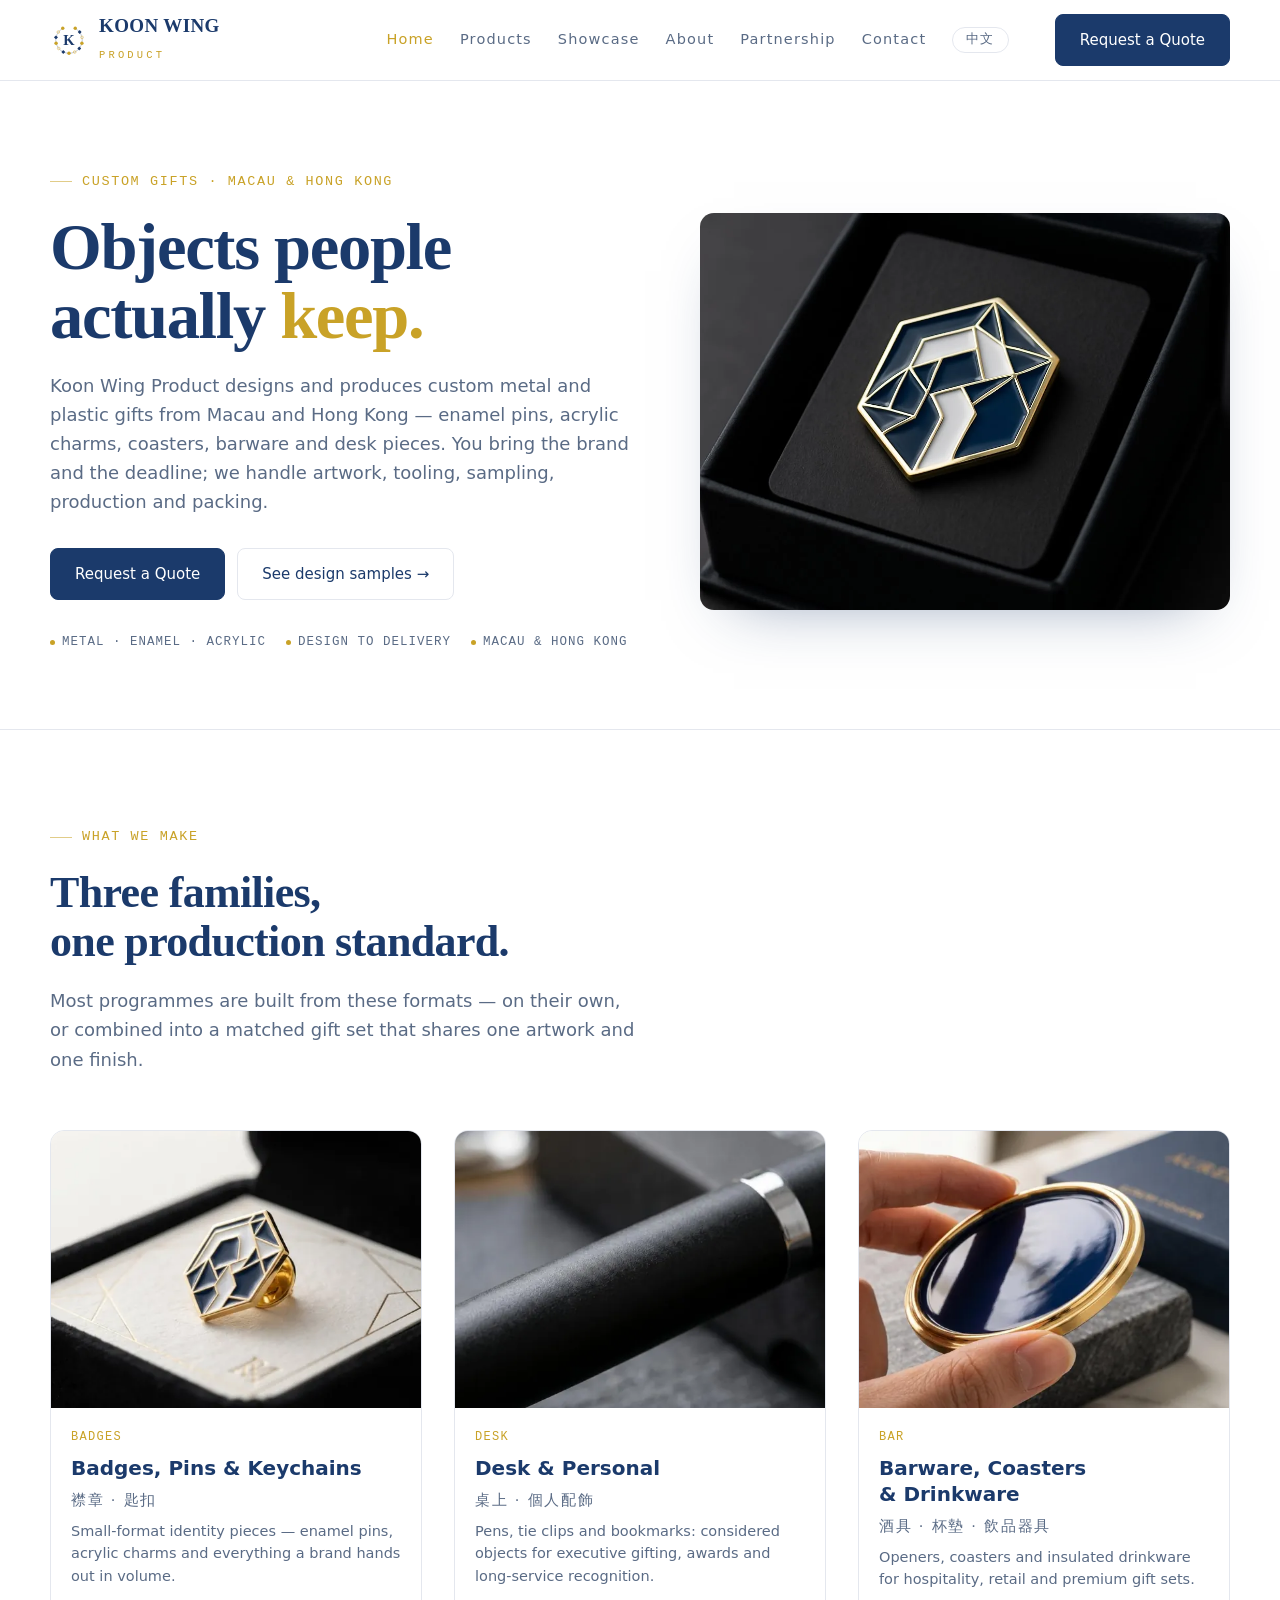
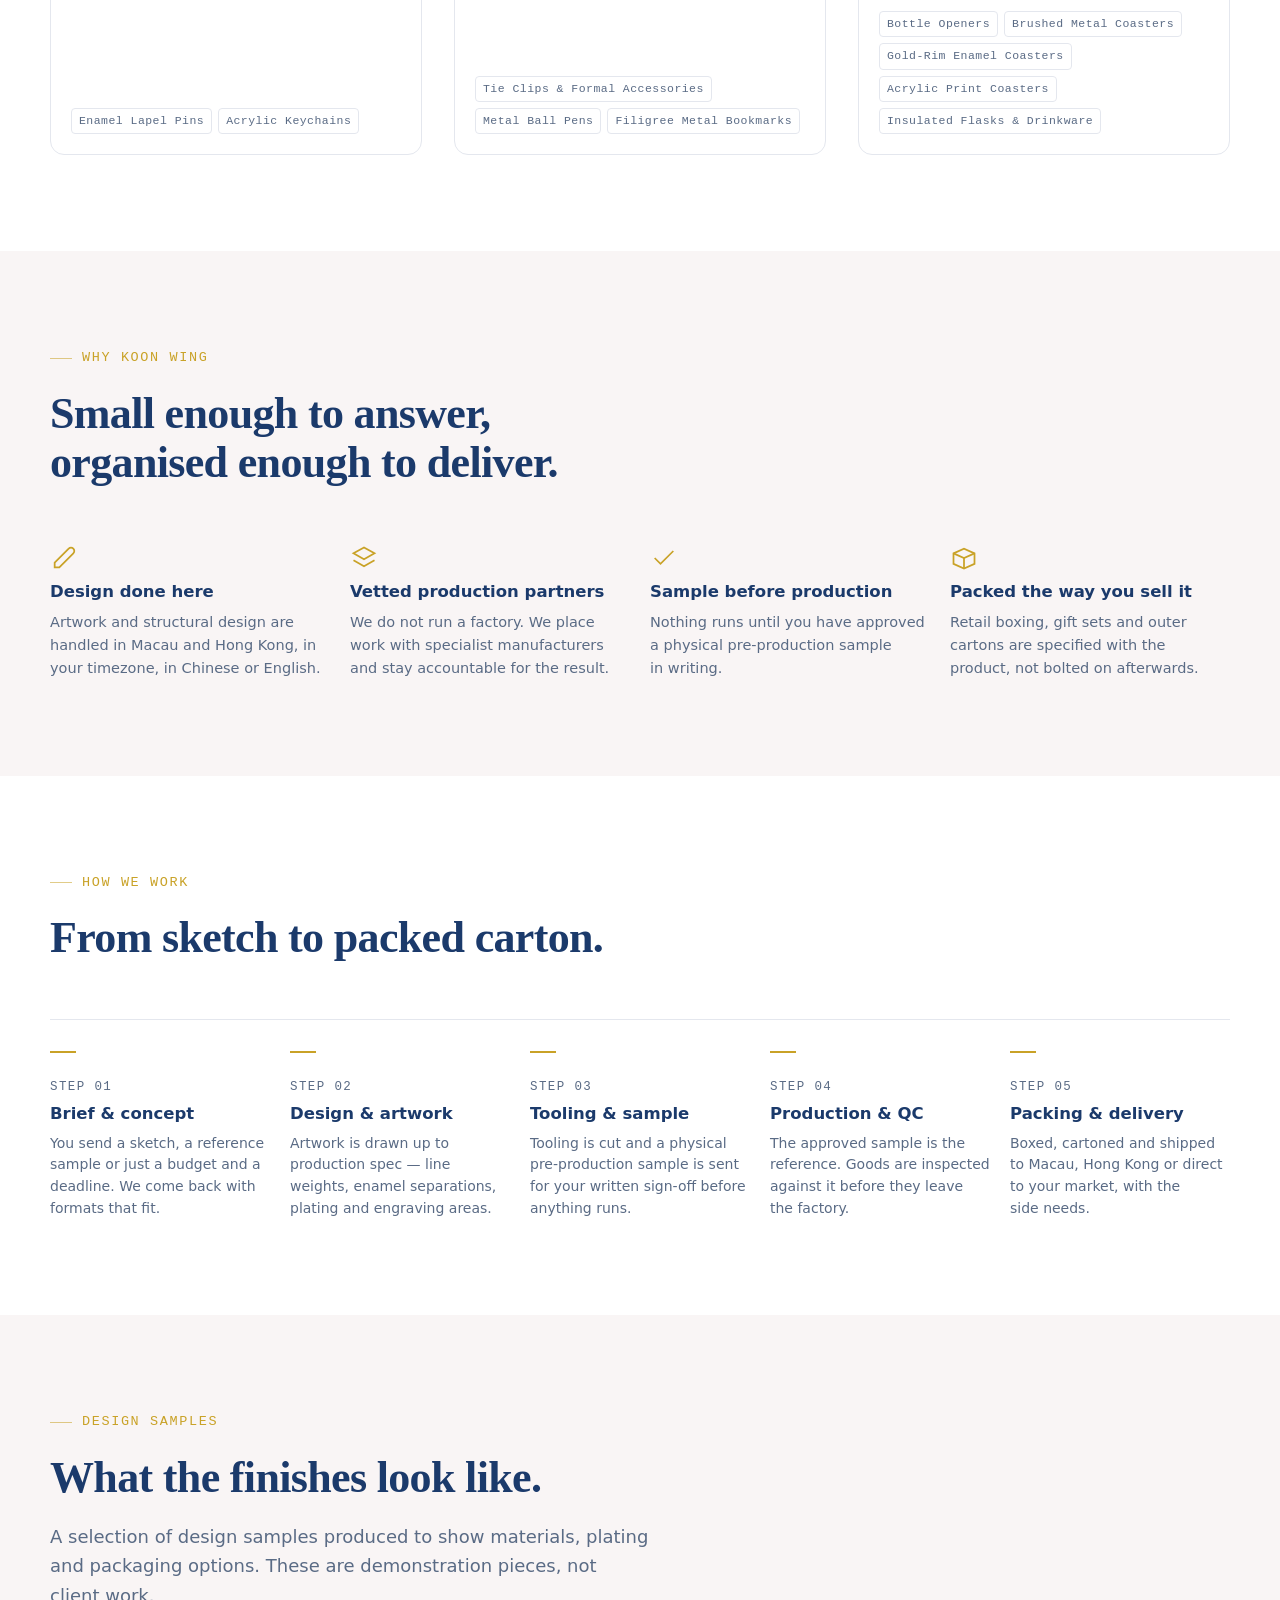
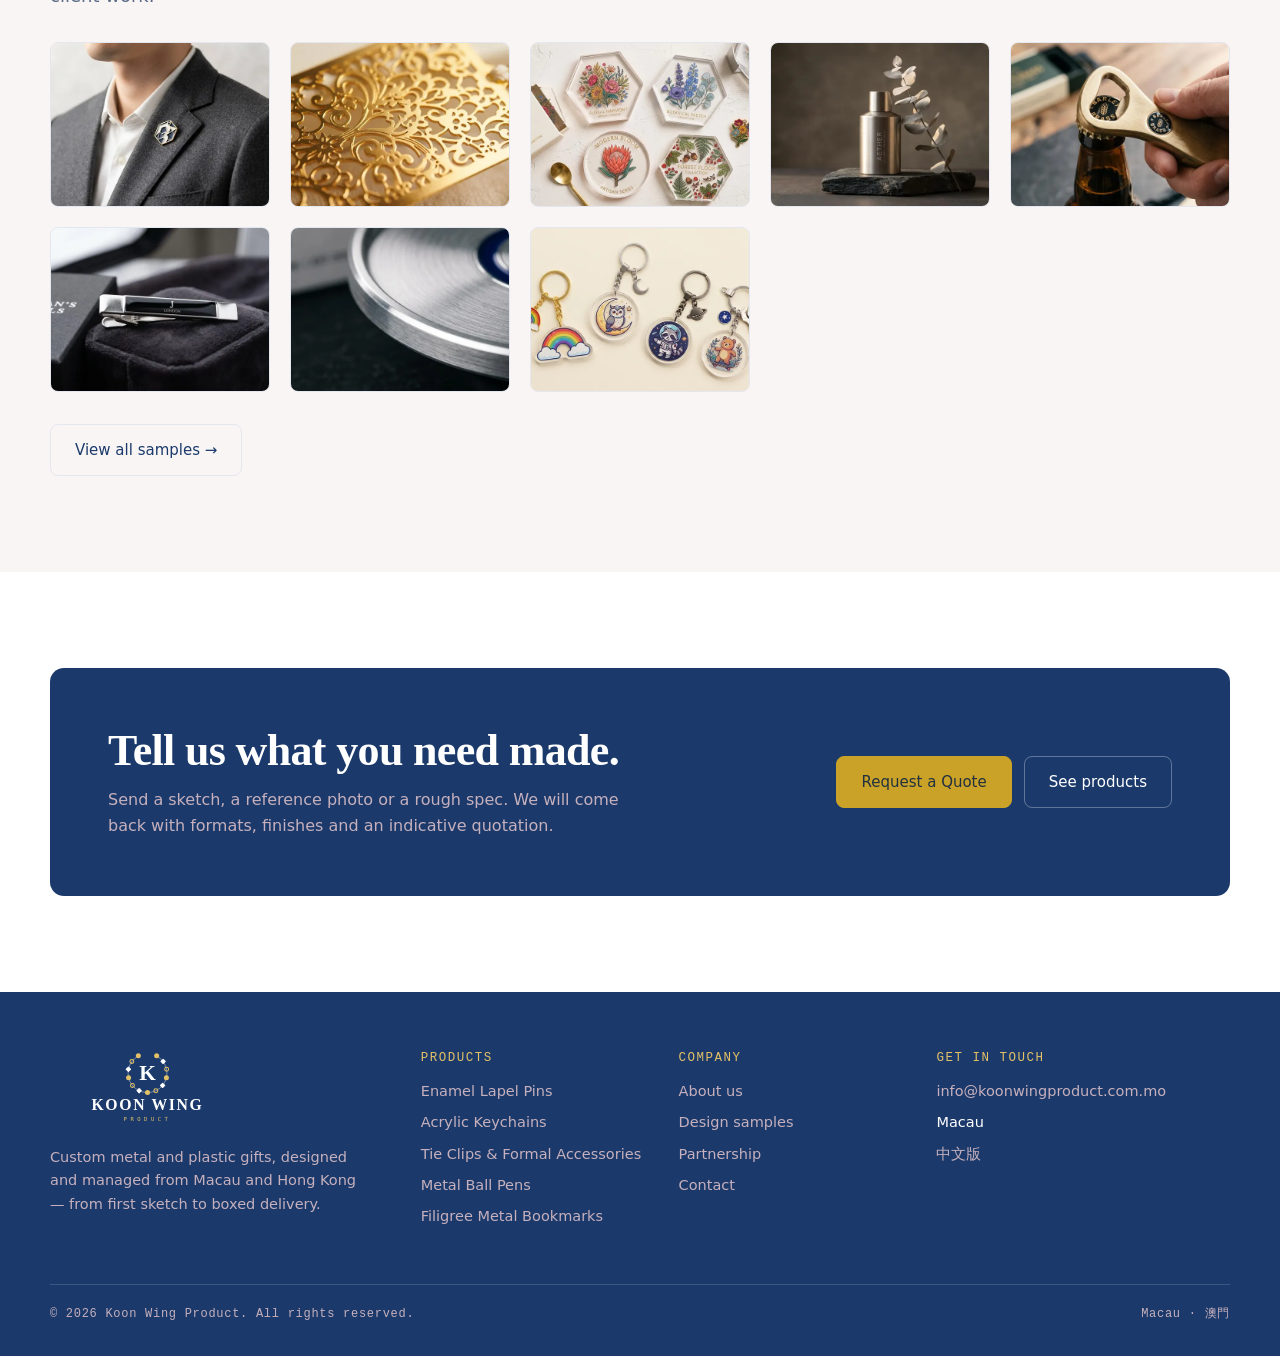
<file: index.html>
<!doctype html>
<html lang="en">
<head>
<meta charset="utf-8">
<meta name="viewport" content="width=device-width, initial-scale=1">
<title>Koon Wing Product · Custom Metal &amp; Plastic Gifts, Macau</title>
<meta name="description" content="Macau and Hong Kong design and production house for custom metal and plastic gifts — enamel pins, keychains, coasters, drinkware and desk pieces. Design to boxed delivery.">
<link rel="alternate" hreflang="en" href="index.html">
<link rel="alternate" hreflang="zh-Hant" href="zh/index.html">
<link rel="icon" href="assets/img/favicon.svg" type="image/svg+xml">
<link rel="stylesheet" href="assets/css/style.css">
</head>
<body>
<a class="sr-only" href="#main">Skip to content</a>
<header class="topnav">
  <div class="container topnav-inner">
    <a class="brand" href="index.html" aria-label="Koon Wing Product">
      <img src="assets/img/logo-mark.svg" alt="" width="38" height="38">
      <span class="brand-txt"><span class="mark">KOON WING</span><br><span class="sub">PRODUCT</span></span>
    </a>
    <button class="navtoggle" type="button" aria-expanded="false" aria-label="Menu">
      <svg viewBox="0 0 24 24" aria-hidden="true"><path d="M3 6h18M3 12h18M3 18h18" stroke-linecap="round"/></svg>
    </button>
    <nav aria-label="Main">
        <a class="navlink" href="index.html" aria-current=page><span>Home</span></a>
        <a class="navlink" href="products.html"><span>Products</span></a>
        <a class="navlink" href="showcase.html"><span>Showcase</span></a>
        <a class="navlink" href="about.html"><span>About</span></a>
        <a class="navlink" href="partnership.html"><span>Partnership</span></a>
        <a class="navlink" href="contact.html"><span>Contact</span></a>
      <a class="langswitch" href="zh/index.html" hreflang="zh-Hant" title="切換至中文版">中文</a>
      <a class="btn btn-primary nav-cta" href="contact.html">Request a Quote</a>
    </nav>
  </div>
</header>
<main id="main">
<section class="hero">
  <div class="container hero-grid">
    <div>
      <p class="eyebrow">Custom gifts · Macau &amp; Hong Kong</p>
      <h1>Objects people<br>actually <span>keep.</span></h1>
      <p class="lead">Koon Wing Product designs and produces custom metal and plastic gifts from Macau and Hong Kong — enamel pins, acrylic charms, coasters, barware and desk pieces. You bring the brand and the deadline; we handle artwork, tooling, sampling, production and packing.</p>
      <div class="btn-row">
        <a class="btn btn-primary" href="contact.html">Request a Quote</a>
        <a class="btn btn-ghost" href="showcase.html">See design samples →</a>
      </div>
      <div class="hero-meta">
        <span>Metal · Enamel · Acrylic</span>
        <span>Design to delivery</span>
        <span>Macau &amp; Hong Kong</span>
      </div>
    </div>
    <figure class="hero-figure" style="margin:0">
      <img src="assets/products/lapel-pin/03.webp" alt="Enamel lapel pin presented in a gift box"
           width="1024" height="1024" fetchpriority="high">
    </figure>
  </div>
</section>

<section class="section">
  <div class="container">
    <div class="section-head">
      <p class="eyebrow">What we make</p>
      <h2>Three families,<br>one production standard.</h2>
      <p class="lead">Most programmes are built from these formats — on their own, or combined into a matched gift set that shares one artwork and one finish.</p>
    </div>
    <div class="grid-3">
      <a class="card" href="products.html#lapel-pin">
        <div class="card-media"><img src="assets/products/lapel-pin/02-sm.webp" alt="Badges, Pins & Keychains" loading="lazy"></div>
        <div class="card-body">
          <span class="card-idx">BADGES</span>
          <h3>Badges, Pins & Keychains</h3>
          <p class="cn-sub" style="margin:0">襟章 · 匙扣</p>
          <p>Small-format identity pieces — enamel pins, acrylic charms and everything a brand hands out in volume.</p>
          <div class="tags"><span class="tag">Enamel Lapel Pins</span><span class="tag">Acrylic Keychains</span></div>
        </div>
      </a>
      <a class="card" href="products.html#tie-clip">
        <div class="card-media"><img src="assets/products/pen/04-sm.webp" alt="Desk & Personal" loading="lazy"></div>
        <div class="card-body">
          <span class="card-idx">DESK</span>
          <h3>Desk & Personal</h3>
          <p class="cn-sub" style="margin:0">桌上 · 個人配飾</p>
          <p>Pens, tie clips and bookmarks: considered objects for executive gifting, awards and long-service recognition.</p>
          <div class="tags"><span class="tag">Tie Clips & Formal Accessories</span><span class="tag">Metal Ball Pens</span><span class="tag">Filigree Metal Bookmarks</span></div>
        </div>
      </a>
      <a class="card" href="products.html#bottle-opener">
        <div class="card-media"><img src="assets/products/coaster-enamel/05-sm.webp" alt="Barware, Coasters & Drinkware" loading="lazy"></div>
        <div class="card-body">
          <span class="card-idx">BAR</span>
          <h3>Barware, Coasters & Drinkware</h3>
          <p class="cn-sub" style="margin:0">酒具 · 杯墊 · 飲品器具</p>
          <p>Openers, coasters and insulated drinkware for hospitality, retail and premium gift sets.</p>
          <div class="tags"><span class="tag">Bottle Openers</span><span class="tag">Brushed Metal Coasters</span><span class="tag">Gold-Rim Enamel Coasters</span><span class="tag">Acrylic Print Coasters</span><span class="tag">Insulated Flasks & Drinkware</span></div>
        </div>
      </a>
    </div>
  </div>
</section>

<section class="section section--tint">
  <div class="container">
    <div class="section-head">
      <p class="eyebrow">Why Koon Wing</p>
      <h2>Small enough to answer,<br>organised enough to deliver.</h2>
    </div>
    <div class="grid-4">
      <div class="feat">
      <svg class="ico" viewBox="0 0 24 24" aria-hidden="true"><path d="M4 20h4L20 8a2.8 2.8 0 0 0-4-4L4 16v4Z"/></svg>
      <h3>Design done here</h3><p>Artwork and structural design are handled in Macau and Hong Kong, in your timezone, in Chinese or English.</p>
    </div>
      <div class="feat">
      <svg class="ico" viewBox="0 0 24 24" aria-hidden="true"><path d="M12 3 3 8l9 5 9-5-9-5Z"/><path d="M3 14l9 5 9-5"/></svg>
      <h3>Vetted production partners</h3><p>We do not run a factory. We place work with specialist manufacturers and stay accountable for the result.</p>
    </div>
      <div class="feat">
      <svg class="ico" viewBox="0 0 24 24" aria-hidden="true"><path d="M20 6 9 17l-5-5"/></svg>
      <h3>Sample before production</h3><p>Nothing runs until you have approved a physical pre-production sample in writing.</p>
    </div>
      <div class="feat">
      <svg class="ico" viewBox="0 0 24 24" aria-hidden="true"><path d="M3 8v9l9 4 9-4V8l-9-4-9 4Z"/><path d="M3 8l9 4 9-4"/><path d="M12 12v9"/></svg>
      <h3>Packed the way you sell it</h3><p>Retail boxing, gift sets and outer cartons are specified with the product, not bolted on afterwards.</p>
    </div>
    </div>
  </div>
</section>

<section class="section">
  <div class="container">
    <div class="section-head">
      <p class="eyebrow">How we work</p>
      <h2>From sketch to packed carton.</h2>
    </div>
    <div class="steps"><div class="step"><span class="n">STEP 01</span><h3>Brief &amp; concept</h3><p>You send a sketch, a reference sample or just a budget and a deadline. We come back with formats that fit.</p></div><div class="step"><span class="n">STEP 02</span><h3>Design &amp; artwork</h3><p>Artwork is drawn up to production spec — line weights, enamel separations, plating and engraving areas.</p></div><div class="step"><span class="n">STEP 03</span><h3>Tooling &amp; sample</h3><p>Tooling is cut and a physical pre-production sample is sent for your written sign-off before anything runs.</p></div><div class="step"><span class="n">STEP 04</span><h3>Production &amp; QC</h3><p>The approved sample is the reference. Goods are inspected against it before they leave the factory.</p></div><div class="step"><span class="n">STEP 05</span><h3>Packing &amp; delivery</h3><p>Boxed, cartoned and shipped to Macau, Hong Kong or direct to your market, with the side needs.</p></div></div>
  </div>
</section>

<section class="section section--tint">
  <div class="container">
    <div class="section-head" style="margin-bottom:var(--gap-lg)">
      <p class="eyebrow">Design samples</p>
      <h2>What the finishes look like.</h2>
      <p class="lead">A selection of design samples produced to show materials, plating and packaging options. These are demonstration pieces, not client work.</p>
    </div>
    <div class="gallery" style="grid-template-columns:repeat(auto-fill,minmax(190px,1fr))"><a href="showcase.html" class="shot" style="display:block"><img src="assets/products/lapel-pin/06-sm.webp" alt="Enamel Lapel Pins" loading="lazy"></a><a href="showcase.html" class="shot" style="display:block"><img src="assets/products/bookmark/04-sm.webp" alt="Filigree Metal Bookmarks" loading="lazy"></a><a href="showcase.html" class="shot" style="display:block"><img src="assets/products/coaster-acrylic/03-sm.webp" alt="Acrylic Print Coasters" loading="lazy"></a><a href="showcase.html" class="shot" style="display:block"><img src="assets/products/flask/05-sm.webp" alt="Insulated Flasks & Drinkware" loading="lazy"></a><a href="showcase.html" class="shot" style="display:block"><img src="assets/products/bottle-opener/02-sm.webp" alt="Bottle Openers" loading="lazy"></a><a href="showcase.html" class="shot" style="display:block"><img src="assets/products/tie-clip/01-sm.webp" alt="Tie Clips & Formal Accessories" loading="lazy"></a><a href="showcase.html" class="shot" style="display:block"><img src="assets/products/coaster-metal/04-sm.webp" alt="Brushed Metal Coasters" loading="lazy"></a><a href="showcase.html" class="shot" style="display:block"><img src="assets/products/keychain/03-sm.webp" alt="Acrylic Keychains" loading="lazy"></a></div>
    <div class="btn-row"><a class="btn btn-ghost" href="showcase.html">View all samples →</a></div>
  </div>
</section>

<section class="section">
  <div class="container">
    <div class="cta">
      <div>
        <h2>Tell us what you need made.</h2>
        <p>Send a sketch, a reference photo or a rough spec. We will come back with formats, finishes and an indicative quotation.</p>
      </div>
      <div class="btn-row" style="margin:0">
        <a class="btn btn-gold" href="contact.html">Request a Quote</a>
        <a class="btn btn-ghost" style="border-color:rgba(255,255,255,.3);color:#fff" href="products.html">See products</a>
      </div>
    </div>
  </div>
</section>
</main>
<footer class="footer">
  <div class="container">
    <div class="footer-grid">
      <div>
        <img class="flogo" src="assets/img/logo-lockup-light.svg" alt="Koon Wing Product" width="200" height="78">
        <p class="about">Custom metal and plastic gifts, designed and managed from Macau and Hong Kong — from first sketch to boxed delivery.</p>
      </div>
      <div>
        <h4>Products</h4>
        <ul><li><a href="products.html#lapel-pin">Enamel Lapel Pins</a></li><li><a href="products.html#keychain">Acrylic Keychains</a></li><li><a href="products.html#tie-clip">Tie Clips & Formal Accessories</a></li><li><a href="products.html#pen">Metal Ball Pens</a></li><li><a href="products.html#bookmark">Filigree Metal Bookmarks</a></li></ul>
      </div>
      <div>
        <h4>Company</h4>
        <ul>
          <li><a href="about.html">About us</a></li>
          <li><a href="showcase.html">Design samples</a></li>
          <li><a href="partnership.html">Partnership</a></li>
          <li><a href="contact.html">Contact</a></li>
        </ul>
      </div>
      <div>
        <h4>Get in touch</h4>
        <ul>
          <li><a href="mailto:info@koonwingproduct.com.mo">info@koonwingproduct.com.mo</a></li>
          <li>Macau</li>
          <li><a href="zh/index.html">中文版</a></li>
        </ul>
      </div>
    </div>
    <div class="footer-base">
      <span>© 2026 Koon Wing Product. All rights reserved.</span>
      <span>Macau · 澳門</span>
    </div>
  </div>
</footer>
<script src="assets/js/main.js"></script>
</body>
</html>
</file>
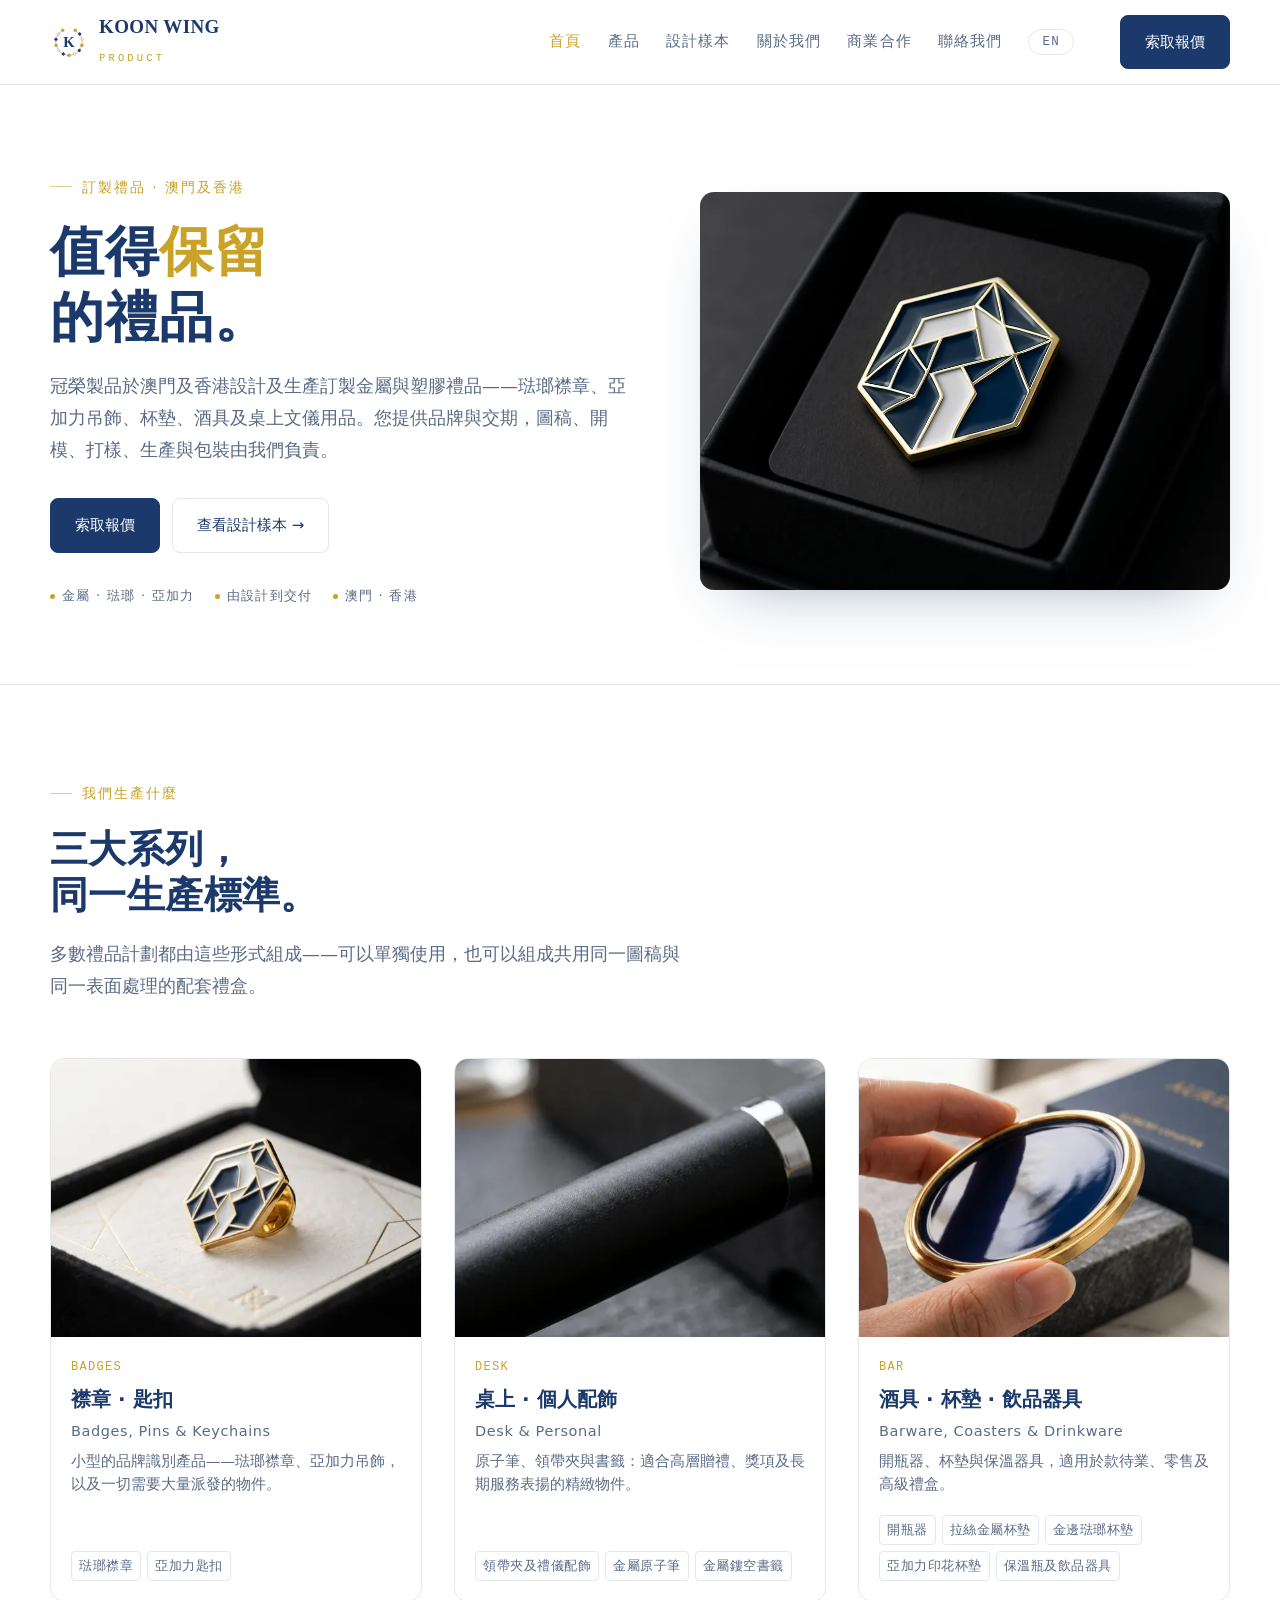
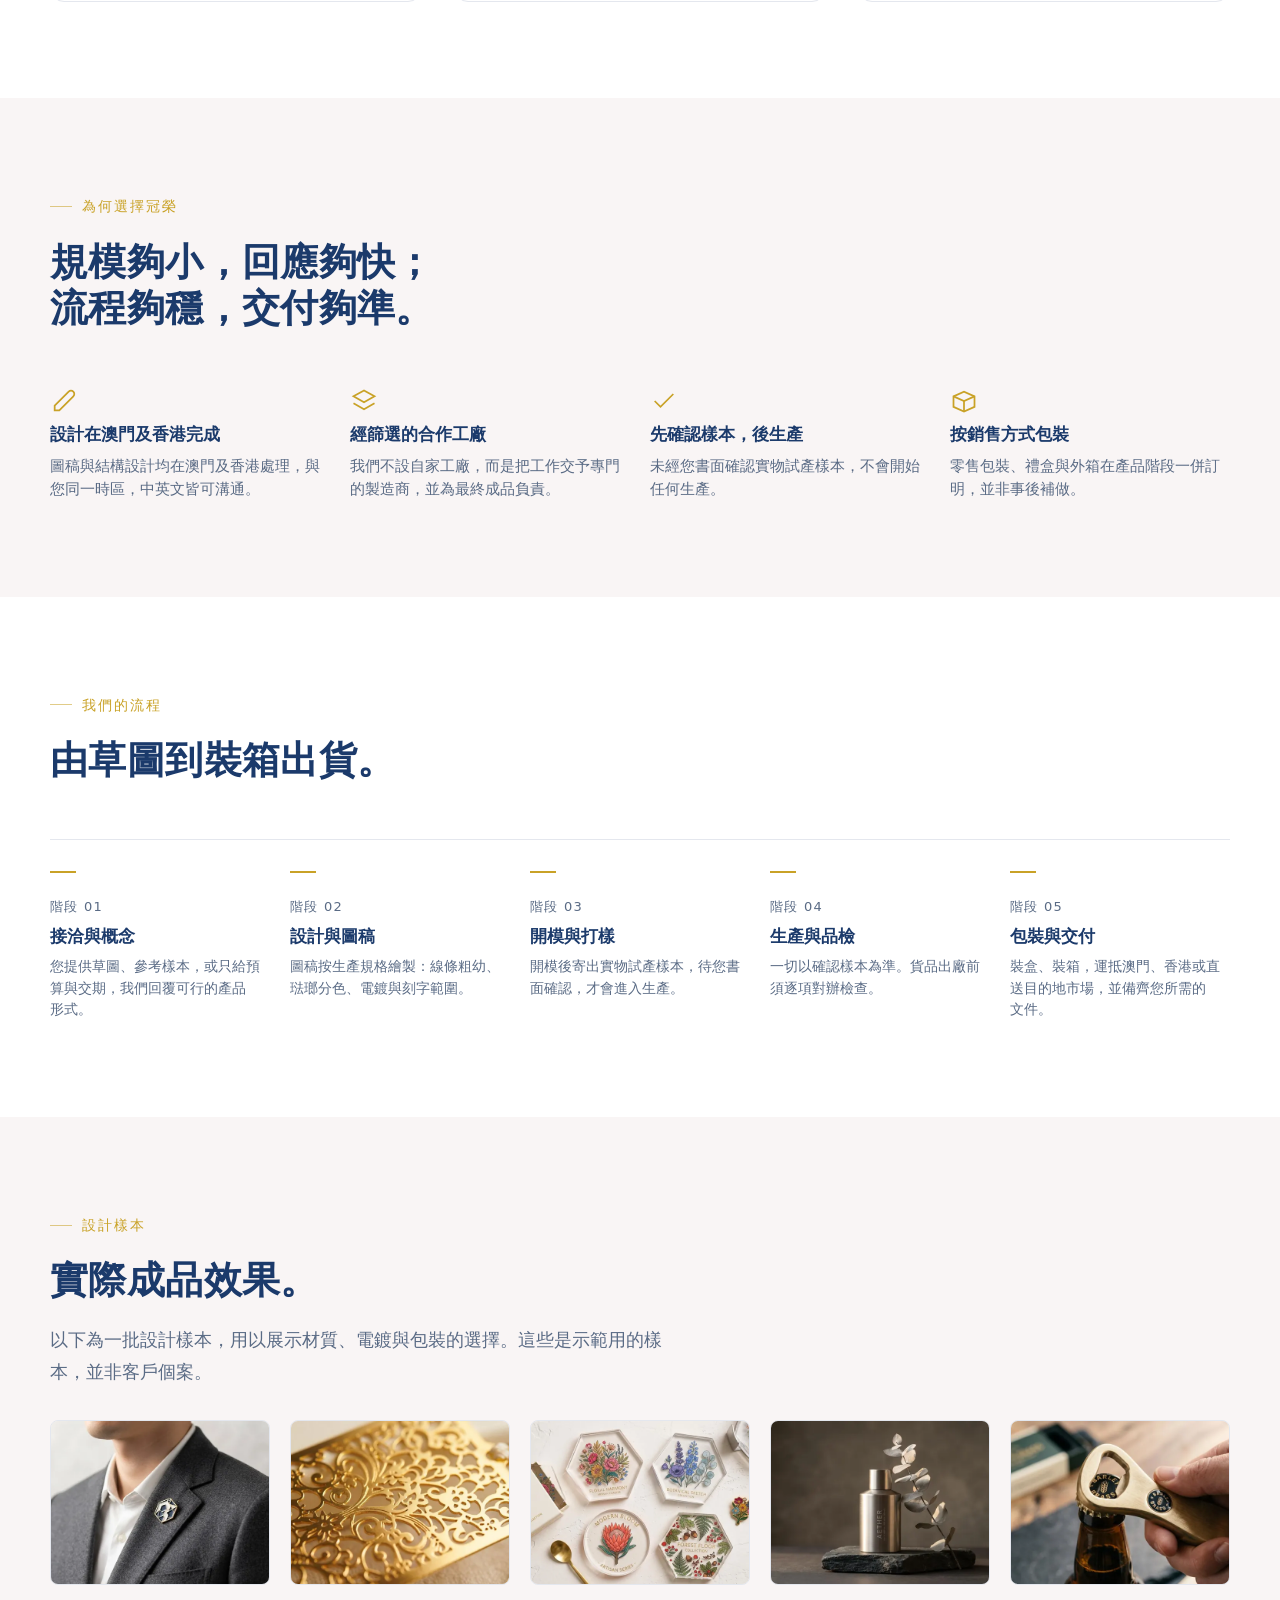
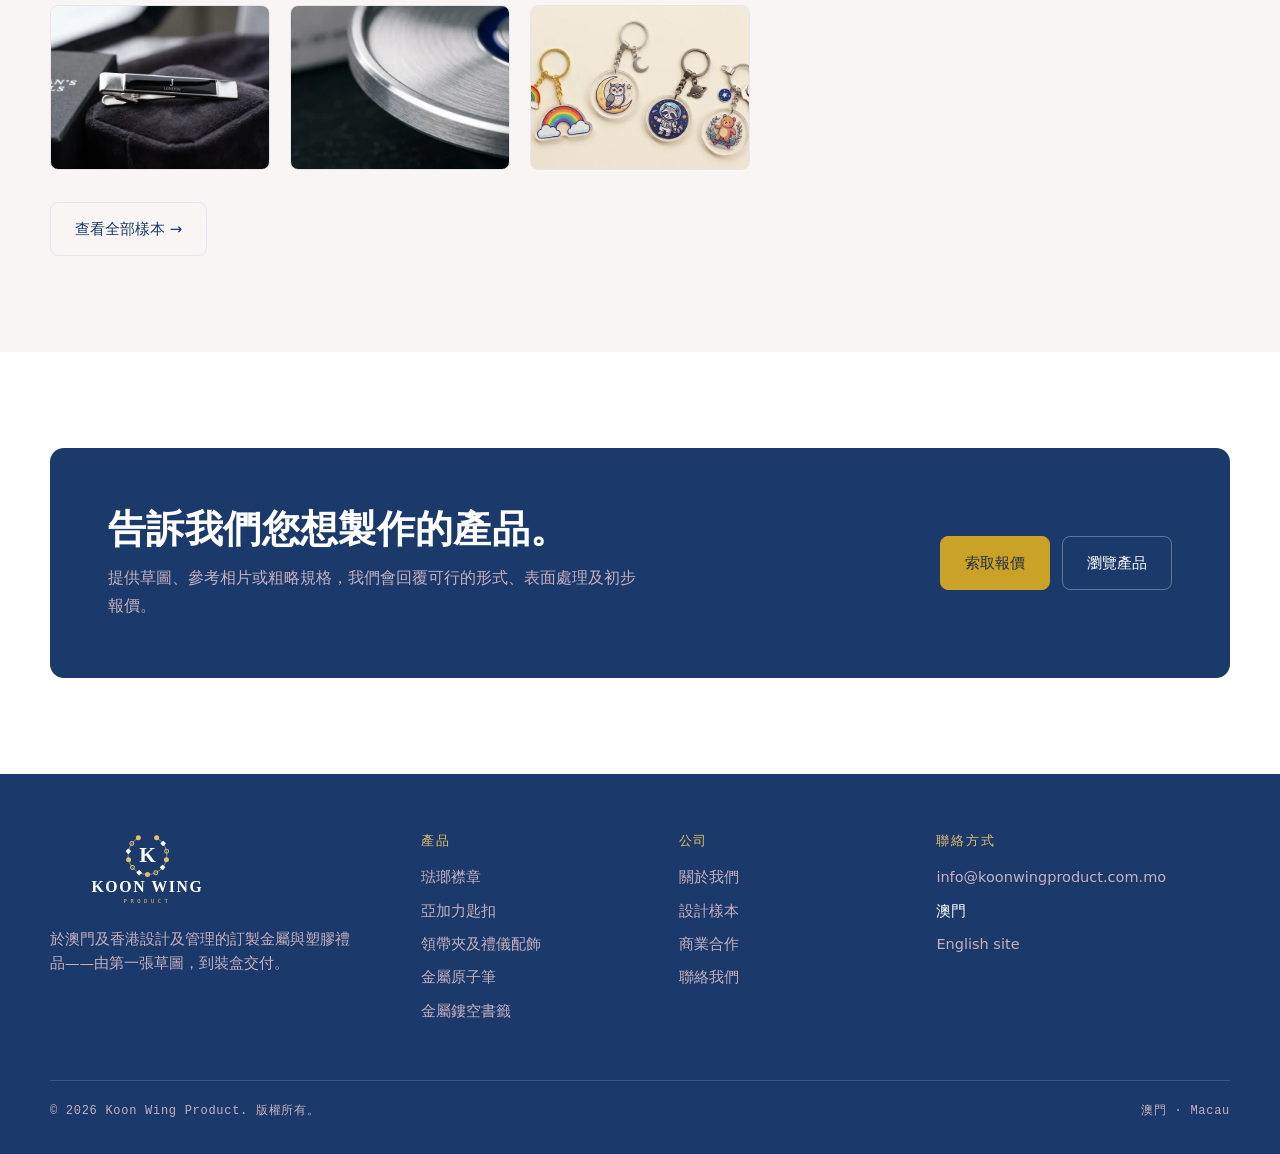
<file: zh/index.html>
<!doctype html>
<html lang="zh-Hant">
<head>
<meta charset="utf-8">
<meta name="viewport" content="width=device-width, initial-scale=1">
<title>冠榮製品 · 澳門訂製金屬及塑膠禮品</title>
<meta name="description" content="澳門及香港的訂製金屬及塑膠禮品設計與生產公司——琺瑯襟章、匙扣、杯墊、飲品器具及桌上文儀用品，由設計到裝盒交付。">
<link rel="alternate" hreflang="en" href="../index.html">
<link rel="alternate" hreflang="zh-Hant" href="index.html">
<link rel="icon" href="../assets/img/favicon.svg" type="image/svg+xml">
<link rel="stylesheet" href="../assets/css/style.css">
</head>
<body>
<a class="sr-only" href="#main">跳至內容</a>
<header class="topnav">
  <div class="container topnav-inner">
    <a class="brand" href="index.html" aria-label="Koon Wing Product">
      <img src="../assets/img/logo-mark.svg" alt="" width="38" height="38">
      <span class="brand-txt"><span class="mark">KOON WING</span><br><span class="sub">PRODUCT</span></span>
    </a>
    <button class="navtoggle" type="button" aria-expanded="false" aria-label="選單">
      <svg viewBox="0 0 24 24" aria-hidden="true"><path d="M3 6h18M3 12h18M3 18h18" stroke-linecap="round"/></svg>
    </button>
    <nav aria-label="主選單">
        <a class="navlink" href="index.html" aria-current=page><span>首頁</span></a>
        <a class="navlink" href="products.html"><span>產品</span></a>
        <a class="navlink" href="showcase.html"><span>設計樣本</span></a>
        <a class="navlink" href="about.html"><span>關於我們</span></a>
        <a class="navlink" href="partnership.html"><span>商業合作</span></a>
        <a class="navlink" href="contact.html"><span>聯絡我們</span></a>
      <a class="langswitch" href="../index.html" hreflang="en" title="View in English">EN</a>
      <a class="btn btn-primary nav-cta" href="contact.html">索取報價</a>
    </nav>
  </div>
</header>
<main id="main">
<section class="hero">
  <div class="container hero-grid">
    <div>
      <p class="eyebrow">訂製禮品 · 澳門及香港</p>
      <h1>值得<span>保留</span><br>的禮品。</h1>
      <p class="lead">冠榮製品於澳門及香港設計及生產訂製金屬與塑膠禮品——琺瑯襟章、亞加力吊飾、杯墊、酒具及桌上文儀用品。您提供品牌與交期，圖稿、開模、打樣、生產與包裝由我們負責。</p>
      <div class="btn-row">
        <a class="btn btn-primary" href="contact.html">索取報價</a>
        <a class="btn btn-ghost" href="showcase.html">查看設計樣本 →</a>
      </div>
      <div class="hero-meta">
        <span>金屬 · 琺瑯 · 亞加力</span>
        <span>由設計到交付</span>
        <span>澳門 · 香港</span>
      </div>
    </div>
    <figure class="hero-figure" style="margin:0">
      <img src="../assets/products/lapel-pin/03.webp" alt="琺瑯襟章連禮盒"
           width="1024" height="1024" fetchpriority="high">
    </figure>
  </div>
</section>

<section class="section">
  <div class="container">
    <div class="section-head">
      <p class="eyebrow">我們生產什麼</p>
      <h2>三大系列，<br>同一生產標準。</h2>
      <p class="lead">多數禮品計劃都由這些形式組成——可以單獨使用，也可以組成共用同一圖稿與同一表面處理的配套禮盒。</p>
    </div>
    <div class="grid-3">
      <a class="card" href="products.html#lapel-pin">
        <div class="card-media"><img src="../assets/products/lapel-pin/02-sm.webp" alt="襟章 · 匙扣" loading="lazy"></div>
        <div class="card-body">
          <span class="card-idx">BADGES</span>
          <h3>襟章 · 匙扣</h3>
          <p class="cn-sub" style="margin:0">Badges, Pins & Keychains</p>
          <p>小型的品牌識別產品——琺瑯襟章、亞加力吊飾，以及一切需要大量派發的物件。</p>
          <div class="tags"><span class="tag">琺瑯襟章</span><span class="tag">亞加力匙扣</span></div>
        </div>
      </a>
      <a class="card" href="products.html#tie-clip">
        <div class="card-media"><img src="../assets/products/pen/04-sm.webp" alt="桌上 · 個人配飾" loading="lazy"></div>
        <div class="card-body">
          <span class="card-idx">DESK</span>
          <h3>桌上 · 個人配飾</h3>
          <p class="cn-sub" style="margin:0">Desk & Personal</p>
          <p>原子筆、領帶夾與書籤：適合高層贈禮、獎項及長期服務表揚的精緻物件。</p>
          <div class="tags"><span class="tag">領帶夾及禮儀配飾</span><span class="tag">金屬原子筆</span><span class="tag">金屬鏤空書籤</span></div>
        </div>
      </a>
      <a class="card" href="products.html#bottle-opener">
        <div class="card-media"><img src="../assets/products/coaster-enamel/05-sm.webp" alt="酒具 · 杯墊 · 飲品器具" loading="lazy"></div>
        <div class="card-body">
          <span class="card-idx">BAR</span>
          <h3>酒具 · 杯墊 · 飲品器具</h3>
          <p class="cn-sub" style="margin:0">Barware, Coasters & Drinkware</p>
          <p>開瓶器、杯墊與保溫器具，適用於款待業、零售及高級禮盒。</p>
          <div class="tags"><span class="tag">開瓶器</span><span class="tag">拉絲金屬杯墊</span><span class="tag">金邊琺瑯杯墊</span><span class="tag">亞加力印花杯墊</span><span class="tag">保溫瓶及飲品器具</span></div>
        </div>
      </a>
    </div>
  </div>
</section>

<section class="section section--tint">
  <div class="container">
    <div class="section-head">
      <p class="eyebrow">為何選擇冠榮</p>
      <h2>規模夠小，回應夠快；<br>流程夠穩，交付夠準。</h2>
    </div>
    <div class="grid-4">
      <div class="feat">
      <svg class="ico" viewBox="0 0 24 24" aria-hidden="true"><path d="M4 20h4L20 8a2.8 2.8 0 0 0-4-4L4 16v4Z"/></svg>
      <h3>設計在澳門及香港完成</h3><p>圖稿與結構設計均在澳門及香港處理，與您同一時區，中英文皆可溝通。</p>
    </div>
      <div class="feat">
      <svg class="ico" viewBox="0 0 24 24" aria-hidden="true"><path d="M12 3 3 8l9 5 9-5-9-5Z"/><path d="M3 14l9 5 9-5"/></svg>
      <h3>經篩選的合作工廠</h3><p>我們不設自家工廠，而是把工作交予專門的製造商，並為最終成品負責。</p>
    </div>
      <div class="feat">
      <svg class="ico" viewBox="0 0 24 24" aria-hidden="true"><path d="M20 6 9 17l-5-5"/></svg>
      <h3>先確認樣本，後生產</h3><p>未經您書面確認實物試產樣本，不會開始任何生產。</p>
    </div>
      <div class="feat">
      <svg class="ico" viewBox="0 0 24 24" aria-hidden="true"><path d="M3 8v9l9 4 9-4V8l-9-4-9 4Z"/><path d="M3 8l9 4 9-4"/><path d="M12 12v9"/></svg>
      <h3>按銷售方式包裝</h3><p>零售包裝、禮盒與外箱在產品階段一併訂明，並非事後補做。</p>
    </div>
    </div>
  </div>
</section>

<section class="section">
  <div class="container">
    <div class="section-head">
      <p class="eyebrow">我們的流程</p>
      <h2>由草圖到裝箱出貨。</h2>
    </div>
    <div class="steps"><div class="step"><span class="n">階段 01</span><h3>接洽與概念</h3><p>您提供草圖、參考樣本，或只給預算與交期，我們回覆可行的產品形式。</p></div><div class="step"><span class="n">階段 02</span><h3>設計與圖稿</h3><p>圖稿按生產規格繪製：線條粗幼、琺瑯分色、電鍍與刻字範圍。</p></div><div class="step"><span class="n">階段 03</span><h3>開模與打樣</h3><p>開模後寄出實物試產樣本，待您書面確認，才會進入生產。</p></div><div class="step"><span class="n">階段 04</span><h3>生產與品檢</h3><p>一切以確認樣本為準。貨品出廠前須逐項對辦檢查。</p></div><div class="step"><span class="n">階段 05</span><h3>包裝與交付</h3><p>裝盒、裝箱，運抵澳門、香港或直送目的地市場，並備齊您所需的文件。</p></div></div>
  </div>
</section>

<section class="section section--tint">
  <div class="container">
    <div class="section-head" style="margin-bottom:var(--gap-lg)">
      <p class="eyebrow">設計樣本</p>
      <h2>實際成品效果。</h2>
      <p class="lead">以下為一批設計樣本，用以展示材質、電鍍與包裝的選擇。這些是示範用的樣本，並非客戶個案。</p>
    </div>
    <div class="gallery" style="grid-template-columns:repeat(auto-fill,minmax(190px,1fr))"><a href="showcase.html" class="shot" style="display:block"><img src="../assets/products/lapel-pin/06-sm.webp" alt="琺瑯襟章" loading="lazy"></a><a href="showcase.html" class="shot" style="display:block"><img src="../assets/products/bookmark/04-sm.webp" alt="金屬鏤空書籤" loading="lazy"></a><a href="showcase.html" class="shot" style="display:block"><img src="../assets/products/coaster-acrylic/03-sm.webp" alt="亞加力印花杯墊" loading="lazy"></a><a href="showcase.html" class="shot" style="display:block"><img src="../assets/products/flask/05-sm.webp" alt="保溫瓶及飲品器具" loading="lazy"></a><a href="showcase.html" class="shot" style="display:block"><img src="../assets/products/bottle-opener/02-sm.webp" alt="開瓶器" loading="lazy"></a><a href="showcase.html" class="shot" style="display:block"><img src="../assets/products/tie-clip/01-sm.webp" alt="領帶夾及禮儀配飾" loading="lazy"></a><a href="showcase.html" class="shot" style="display:block"><img src="../assets/products/coaster-metal/04-sm.webp" alt="拉絲金屬杯墊" loading="lazy"></a><a href="showcase.html" class="shot" style="display:block"><img src="../assets/products/keychain/03-sm.webp" alt="亞加力匙扣" loading="lazy"></a></div>
    <div class="btn-row"><a class="btn btn-ghost" href="showcase.html">查看全部樣本 →</a></div>
  </div>
</section>

<section class="section">
  <div class="container">
    <div class="cta">
      <div>
        <h2>告訴我們您想製作的產品。</h2>
        <p>提供草圖、參考相片或粗略規格，我們會回覆可行的形式、表面處理及初步報價。</p>
      </div>
      <div class="btn-row" style="margin:0">
        <a class="btn btn-gold" href="contact.html">索取報價</a>
        <a class="btn btn-ghost" style="border-color:rgba(255,255,255,.3);color:#fff" href="products.html">瀏覽產品</a>
      </div>
    </div>
  </div>
</section>
</main>
<footer class="footer">
  <div class="container">
    <div class="footer-grid">
      <div>
        <img class="flogo" src="../assets/img/logo-lockup-light.svg" alt="Koon Wing Product" width="200" height="78">
        <p class="about">於澳門及香港設計及管理的訂製金屬與塑膠禮品——由第一張草圖，到裝盒交付。</p>
      </div>
      <div>
        <h4>產品</h4>
        <ul><li><a href="products.html#lapel-pin">琺瑯襟章</a></li><li><a href="products.html#keychain">亞加力匙扣</a></li><li><a href="products.html#tie-clip">領帶夾及禮儀配飾</a></li><li><a href="products.html#pen">金屬原子筆</a></li><li><a href="products.html#bookmark">金屬鏤空書籤</a></li></ul>
      </div>
      <div>
        <h4>公司</h4>
        <ul>
          <li><a href="about.html">關於我們</a></li>
          <li><a href="showcase.html">設計樣本</a></li>
          <li><a href="partnership.html">商業合作</a></li>
          <li><a href="contact.html">聯絡我們</a></li>
        </ul>
      </div>
      <div>
        <h4>聯絡方式</h4>
        <ul>
          <li><a href="mailto:info@koonwingproduct.com.mo">info@koonwingproduct.com.mo</a></li>
          <li>澳門</li>
          <li><a href="../index.html">English site</a></li>
        </ul>
      </div>
    </div>
    <div class="footer-base">
      <span>© 2026 Koon Wing Product. 版權所有。</span>
      <span>澳門 · Macau</span>
    </div>
  </div>
</footer>
<script src="../assets/js/main.js"></script>
</body>
</html>
</file>
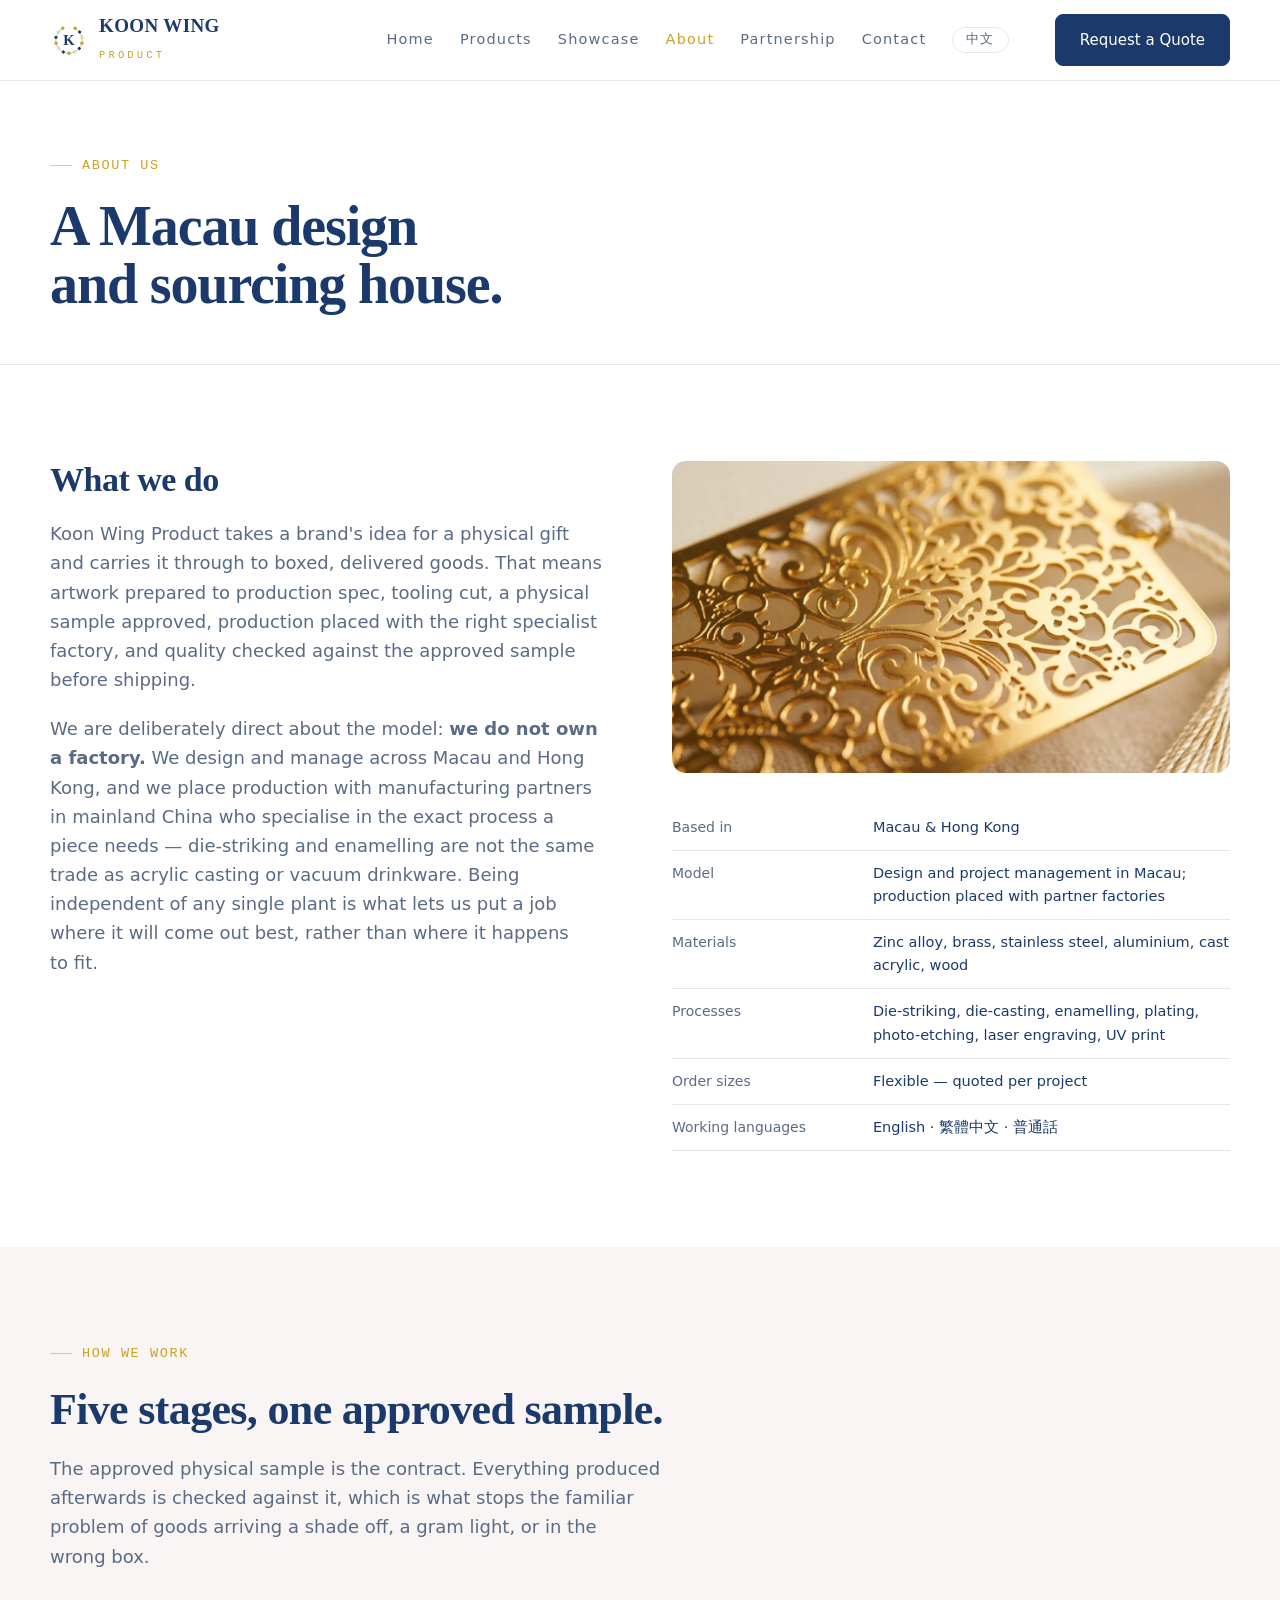
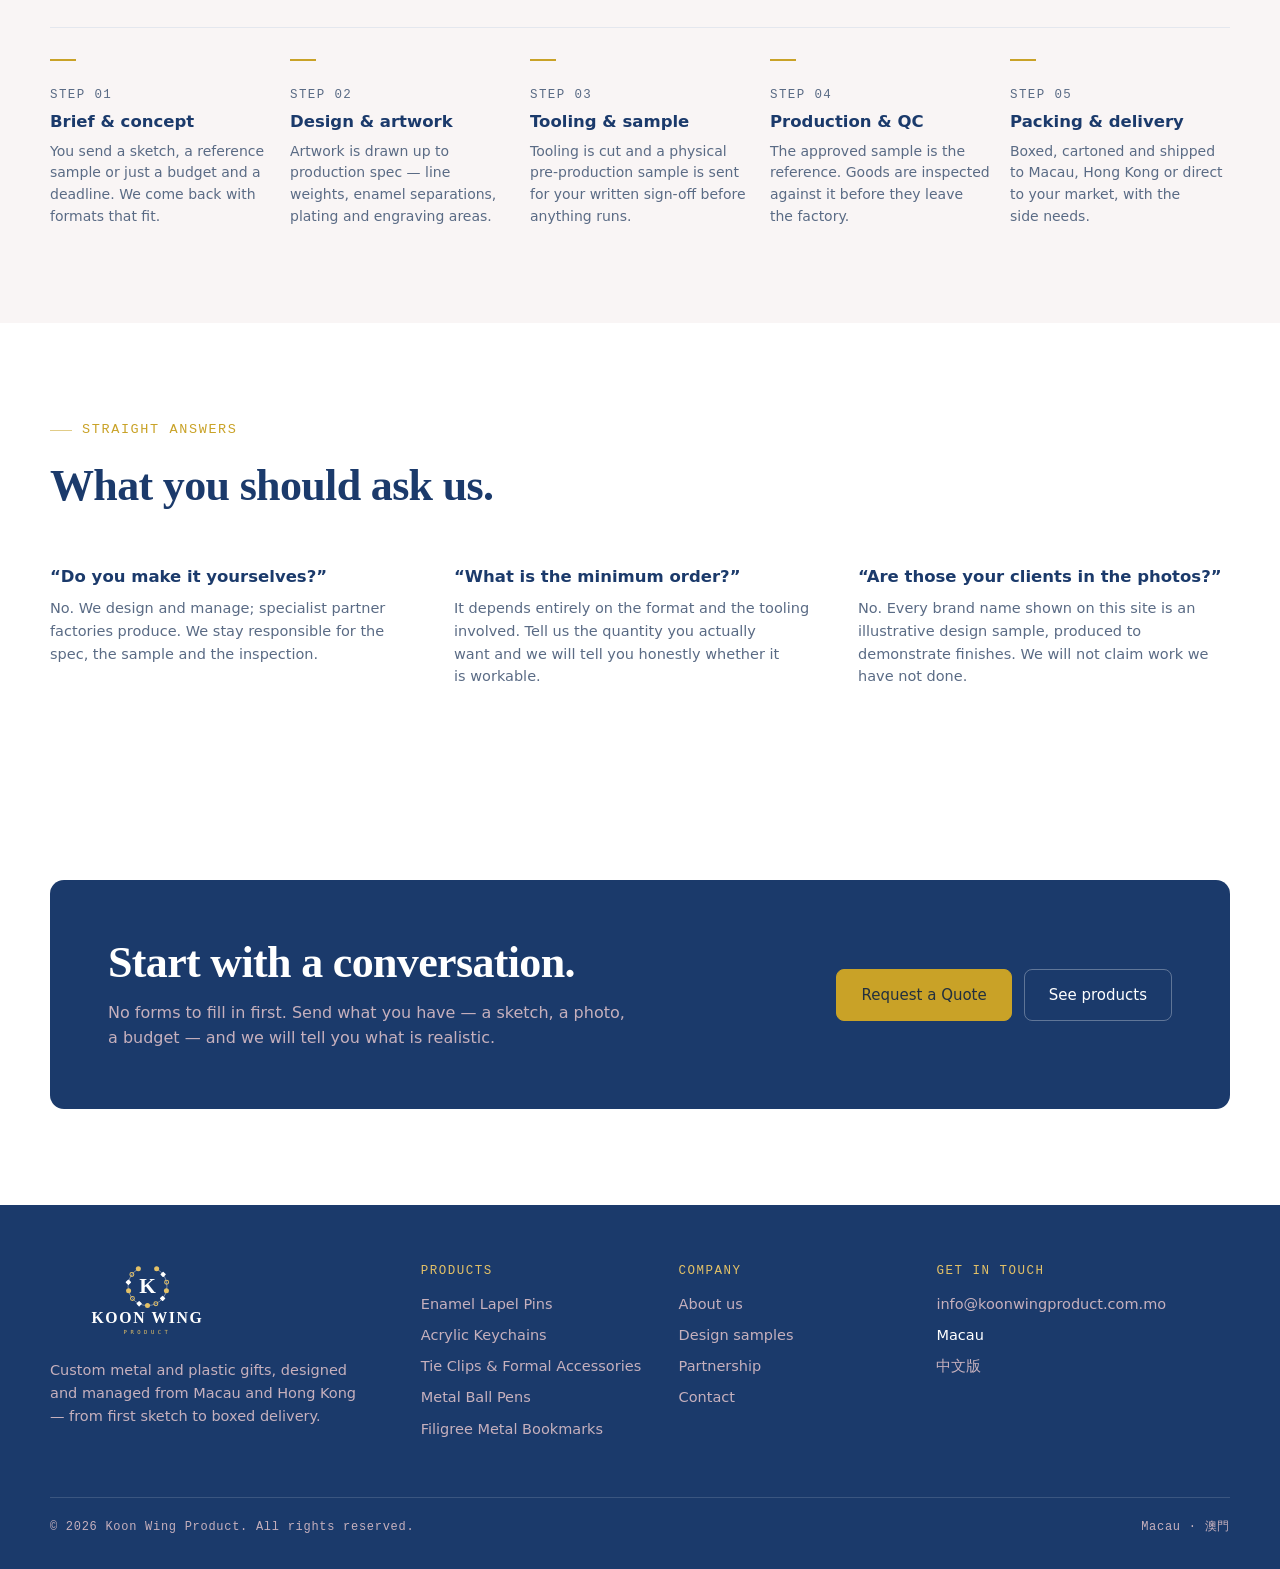
<file: about.html>
<!doctype html>
<html lang="en">
<head>
<meta charset="utf-8">
<meta name="viewport" content="width=device-width, initial-scale=1">
<title>About · Koon Wing Product</title>
<meta name="description" content="Koon Wing Product is a Macau design and sourcing house for custom metal and plastic gifts.">
<link rel="alternate" hreflang="en" href="about.html">
<link rel="alternate" hreflang="zh-Hant" href="zh/about.html">
<link rel="icon" href="assets/img/favicon.svg" type="image/svg+xml">
<link rel="stylesheet" href="assets/css/style.css">
</head>
<body>
<a class="sr-only" href="#main">Skip to content</a>
<header class="topnav">
  <div class="container topnav-inner">
    <a class="brand" href="index.html" aria-label="Koon Wing Product">
      <img src="assets/img/logo-mark.svg" alt="" width="38" height="38">
      <span class="brand-txt"><span class="mark">KOON WING</span><br><span class="sub">PRODUCT</span></span>
    </a>
    <button class="navtoggle" type="button" aria-expanded="false" aria-label="Menu">
      <svg viewBox="0 0 24 24" aria-hidden="true"><path d="M3 6h18M3 12h18M3 18h18" stroke-linecap="round"/></svg>
    </button>
    <nav aria-label="Main">
        <a class="navlink" href="index.html"><span>Home</span></a>
        <a class="navlink" href="products.html"><span>Products</span></a>
        <a class="navlink" href="showcase.html"><span>Showcase</span></a>
        <a class="navlink" href="about.html" aria-current=page><span>About</span></a>
        <a class="navlink" href="partnership.html"><span>Partnership</span></a>
        <a class="navlink" href="contact.html"><span>Contact</span></a>
      <a class="langswitch" href="zh/about.html" hreflang="zh-Hant" title="切換至中文版">中文</a>
      <a class="btn btn-primary nav-cta" href="contact.html">Request a Quote</a>
    </nav>
  </div>
</header>
<main id="main">
<section class="pagehead">
  <div class="container">
    <p class="eyebrow">About us</p>
    <h1>A Macau design<br>and sourcing house.</h1>
  </div>
</section>

<section class="section">
  <div class="container grid-2" style="align-items:start;gap:clamp(28px,5vw,72px)">
    <div>
      <h2 style="font-size:clamp(24px,2.8vw,34px)">What we do</h2>
      <p class="lead" style="margin-top:var(--gap-md)">Koon Wing Product takes a brand's idea for a physical gift and carries it through to boxed, delivered goods. That means artwork prepared to production spec, tooling cut, a physical sample approved, production placed with the right specialist factory, and quality checked against the approved sample before shipping.</p>
      <p class="lead" style="margin-top:var(--gap-md)">We are deliberately direct about the model: <strong>we do not own a factory.</strong> We design and manage across Macau and Hong Kong, and we place production with manufacturing partners in mainland China who specialise in the exact process a piece needs — die-striking and enamelling are not the same trade as acrylic casting or vacuum drinkware. Being independent of any single plant is what lets us put a job where it will come out best, rather than where it happens to fit.</p>
    </div>
    <div>
      <figure style="margin:0">
        <img src="assets/products/bookmark/04.webp" alt="Etched metal bookmark detail"
             style="border-radius:var(--radius-lg);width:100%;height:auto" loading="lazy"
             width="1280" height="714">
      </figure>
      <table class="spec" style="margin-top:var(--gap-lg)"><tbody><tr><th>Based in</th><td>Macau &amp; Hong Kong</td></tr><tr><th>Model</th><td>Design and project management in Macau; production placed with partner factories</td></tr><tr><th>Materials</th><td>Zinc alloy, brass, stainless steel, aluminium, cast acrylic, wood</td></tr><tr><th>Processes</th><td>Die-striking, die-casting, enamelling, plating, photo-etching, laser engraving, UV print</td></tr><tr><th>Order sizes</th><td>Flexible — quoted per project</td></tr><tr><th>Working languages</th><td>English · 繁體中文 · 普通話</td></tr></tbody></table>
    </div>
  </div>
</section>

<section class="section section--tint">
  <div class="container">
    <div class="section-head">
      <p class="eyebrow">How we work</p>
      <h2>Five stages, one approved sample.</h2>
      <p class="lead">The approved physical sample is the contract. Everything produced afterwards is checked against it, which is what stops the familiar problem of goods arriving a shade off, a gram light, or in the wrong box.</p>
    </div>
    <div class="steps"><div class="step"><span class="n">STEP 01</span><h3>Brief &amp; concept</h3><p>You send a sketch, a reference sample or just a budget and a deadline. We come back with formats that fit.</p></div><div class="step"><span class="n">STEP 02</span><h3>Design &amp; artwork</h3><p>Artwork is drawn up to production spec — line weights, enamel separations, plating and engraving areas.</p></div><div class="step"><span class="n">STEP 03</span><h3>Tooling &amp; sample</h3><p>Tooling is cut and a physical pre-production sample is sent for your written sign-off before anything runs.</p></div><div class="step"><span class="n">STEP 04</span><h3>Production &amp; QC</h3><p>The approved sample is the reference. Goods are inspected against it before they leave the factory.</p></div><div class="step"><span class="n">STEP 05</span><h3>Packing &amp; delivery</h3><p>Boxed, cartoned and shipped to Macau, Hong Kong or direct to your market, with the side needs.</p></div></div>
  </div>
</section>

<section class="section">
  <div class="container">
    <div class="section-head">
      <p class="eyebrow">Straight answers</p>
      <h2>What you should ask us.</h2>
    </div>
    <div class="grid-3"><div class="feat"><h3>“Do you make it yourselves?”</h3><p>No. We design and manage; specialist partner factories produce. We stay responsible for the spec, the sample and the inspection.</p></div><div class="feat"><h3>“What is the minimum order?”</h3><p>It depends entirely on the format and the tooling involved. Tell us the quantity you actually want and we will tell you honestly whether it is workable.</p></div><div class="feat"><h3>“Are those your clients in the photos?”</h3><p>No. Every brand name shown on this site is an illustrative design sample, produced to demonstrate finishes. We will not claim work we have not done.</p></div></div>
  </div>
</section>

<section class="section">
  <div class="container">
    <div class="cta">
      <div>
        <h2>Start with a conversation.</h2>
        <p>No forms to fill in first. Send what you have — a sketch, a photo, a budget — and we will tell you what is realistic.</p>
      </div>
      <div class="btn-row" style="margin:0">
        <a class="btn btn-gold" href="contact.html">Request a Quote</a>
        <a class="btn btn-ghost" style="border-color:rgba(255,255,255,.3);color:#fff" href="products.html">See products</a>
      </div>
    </div>
  </div>
</section>
</main>
<footer class="footer">
  <div class="container">
    <div class="footer-grid">
      <div>
        <img class="flogo" src="assets/img/logo-lockup-light.svg" alt="Koon Wing Product" width="200" height="78">
        <p class="about">Custom metal and plastic gifts, designed and managed from Macau and Hong Kong — from first sketch to boxed delivery.</p>
      </div>
      <div>
        <h4>Products</h4>
        <ul><li><a href="products.html#lapel-pin">Enamel Lapel Pins</a></li><li><a href="products.html#keychain">Acrylic Keychains</a></li><li><a href="products.html#tie-clip">Tie Clips & Formal Accessories</a></li><li><a href="products.html#pen">Metal Ball Pens</a></li><li><a href="products.html#bookmark">Filigree Metal Bookmarks</a></li></ul>
      </div>
      <div>
        <h4>Company</h4>
        <ul>
          <li><a href="about.html">About us</a></li>
          <li><a href="showcase.html">Design samples</a></li>
          <li><a href="partnership.html">Partnership</a></li>
          <li><a href="contact.html">Contact</a></li>
        </ul>
      </div>
      <div>
        <h4>Get in touch</h4>
        <ul>
          <li><a href="mailto:info@koonwingproduct.com.mo">info@koonwingproduct.com.mo</a></li>
          <li>Macau</li>
          <li><a href="zh/index.html">中文版</a></li>
        </ul>
      </div>
    </div>
    <div class="footer-base">
      <span>© 2026 Koon Wing Product. All rights reserved.</span>
      <span>Macau · 澳門</span>
    </div>
  </div>
</footer>
<script src="assets/js/main.js"></script>
</body>
</html>
</file>
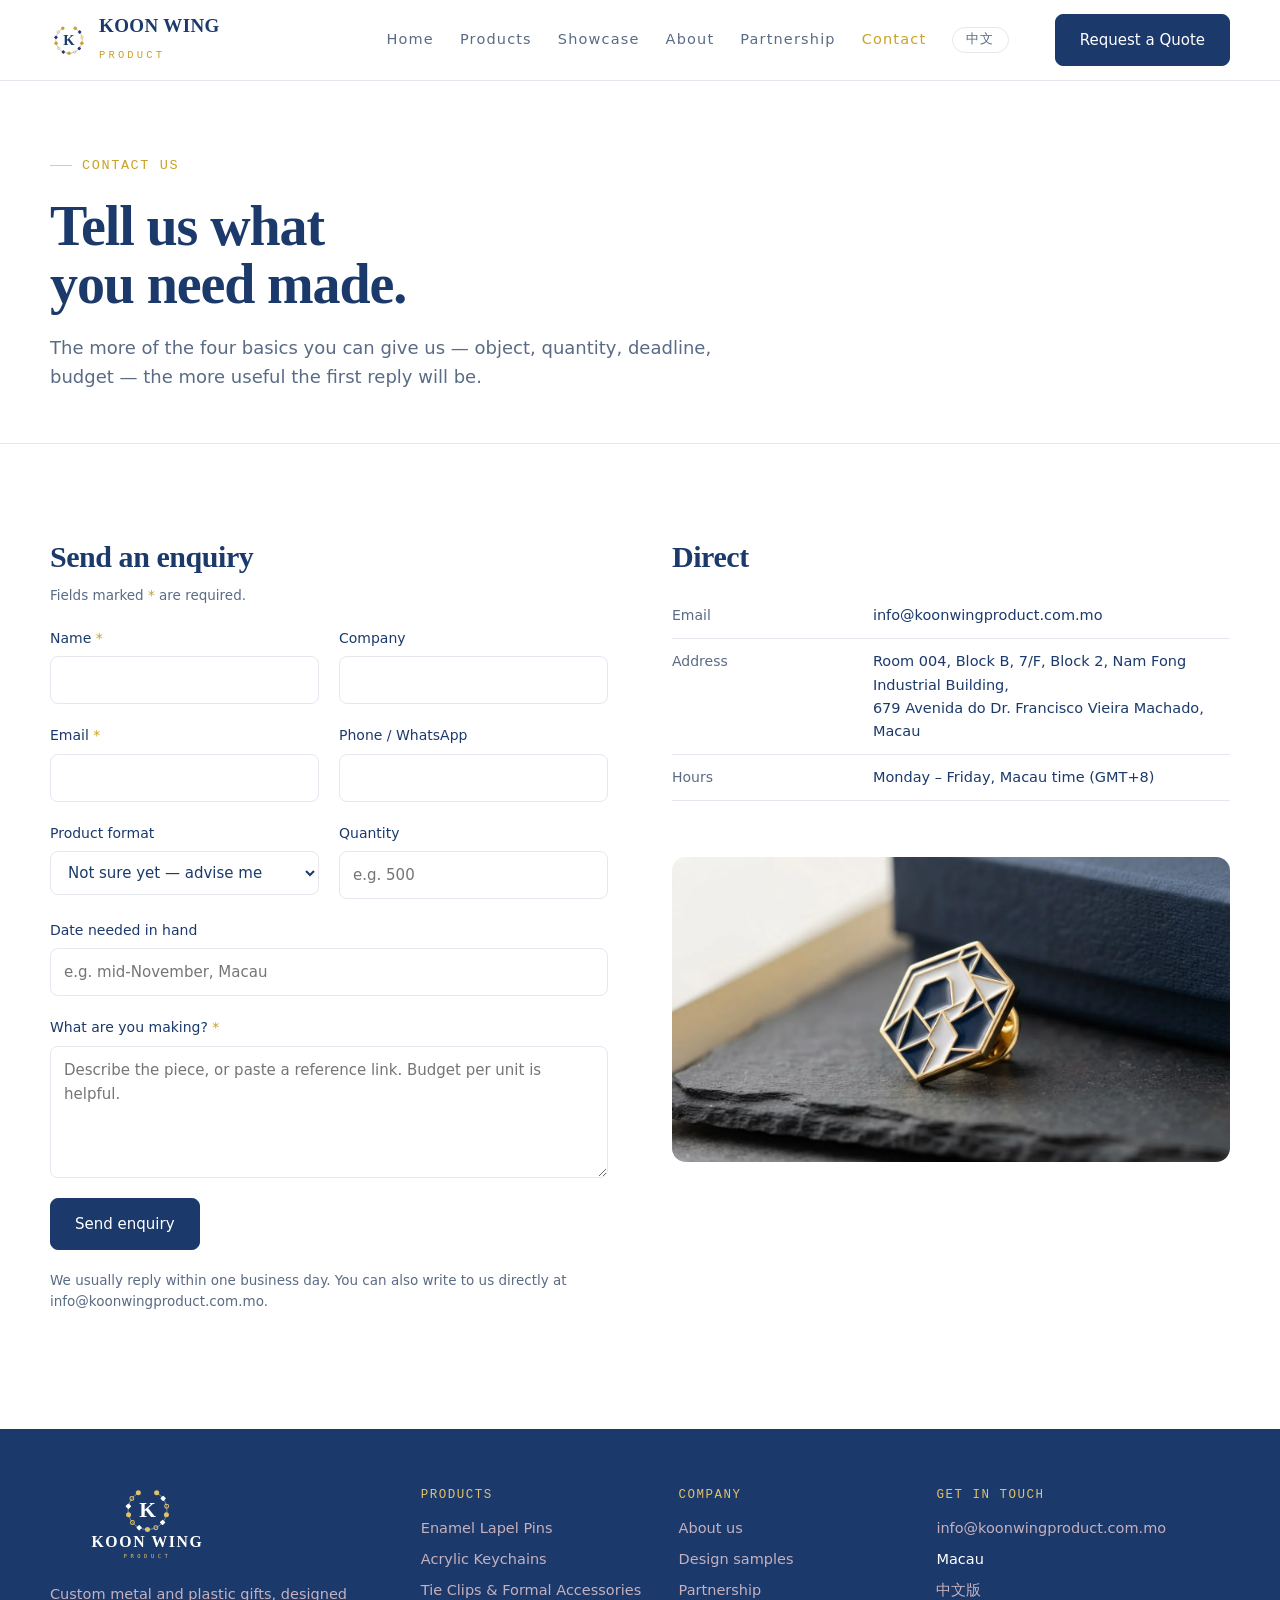
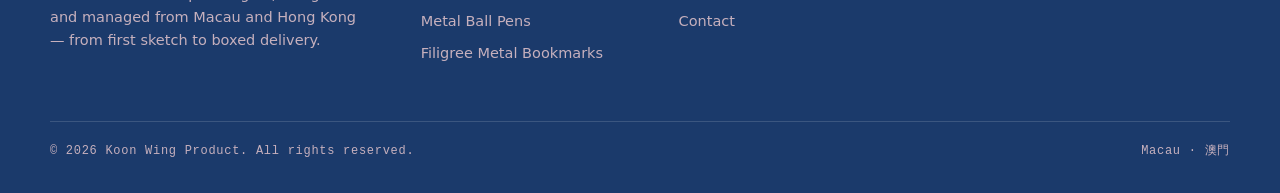
<file: contact.html>
<!doctype html>
<html lang="en">
<head>
<meta charset="utf-8">
<meta name="viewport" content="width=device-width, initial-scale=1">
<title>Contact · Koon Wing Product</title>
<meta name="description" content="Request a quotation for custom metal and plastic gifts from Koon Wing Product, Macau.">
<link rel="alternate" hreflang="en" href="contact.html">
<link rel="alternate" hreflang="zh-Hant" href="zh/contact.html">
<link rel="icon" href="assets/img/favicon.svg" type="image/svg+xml">
<link rel="stylesheet" href="assets/css/style.css">
</head>
<body>
<a class="sr-only" href="#main">Skip to content</a>
<header class="topnav">
  <div class="container topnav-inner">
    <a class="brand" href="index.html" aria-label="Koon Wing Product">
      <img src="assets/img/logo-mark.svg" alt="" width="38" height="38">
      <span class="brand-txt"><span class="mark">KOON WING</span><br><span class="sub">PRODUCT</span></span>
    </a>
    <button class="navtoggle" type="button" aria-expanded="false" aria-label="Menu">
      <svg viewBox="0 0 24 24" aria-hidden="true"><path d="M3 6h18M3 12h18M3 18h18" stroke-linecap="round"/></svg>
    </button>
    <nav aria-label="Main">
        <a class="navlink" href="index.html"><span>Home</span></a>
        <a class="navlink" href="products.html"><span>Products</span></a>
        <a class="navlink" href="showcase.html"><span>Showcase</span></a>
        <a class="navlink" href="about.html"><span>About</span></a>
        <a class="navlink" href="partnership.html"><span>Partnership</span></a>
        <a class="navlink" href="contact.html" aria-current=page><span>Contact</span></a>
      <a class="langswitch" href="zh/contact.html" hreflang="zh-Hant" title="切換至中文版">中文</a>
      <a class="btn btn-primary nav-cta" href="contact.html">Request a Quote</a>
    </nav>
  </div>
</header>
<main id="main">
<section class="pagehead">
  <div class="container">
    <p class="eyebrow">Contact us</p>
    <h1>Tell us what<br>you need made.</h1>
    <p class="lead">The more of the four basics you can give us — object, quantity, deadline, budget — the more useful the first reply will be.</p>
  </div>
</section>

<section class="section">
  <div class="container grid-2" style="gap:clamp(28px,5vw,72px);align-items:start">
    <div>
      <h2 style="font-size:clamp(22px,2.4vw,30px)">Send an enquiry</h2>
      <p class="form-note" style="margin-top:var(--gap-sm)">Fields marked <em style="color:var(--accent);font-style:normal">*</em> are required.</p>
      <form id="enquiry" action="mailto:info@koonwingproduct.com.mo" method="post"
            enctype="text/plain" novalidate>
        <div class="grid-2" style="gap:var(--gap-md)">
          <div class="field"><label for="name">Name <em>*</em></label>
            <input id="name" name="name" type="text" autocomplete="name" required></div>
          <div class="field"><label for="company">Company</label>
            <input id="company" name="company" type="text" autocomplete="organization"></div>
        </div>
        <div class="grid-2" style="gap:var(--gap-md)">
          <div class="field"><label for="email">Email <em>*</em></label>
            <input id="email" name="email" type="email" autocomplete="email" required></div>
          <div class="field"><label for="phone">Phone / WhatsApp</label>
            <input id="phone" name="phone" type="tel" autocomplete="tel" inputmode="tel"></div>
        </div>
        <div class="grid-2" style="gap:var(--gap-md)">
          <div class="field"><label for="product">Product format</label>
            <select id="product" name="product"><option>Not sure yet — advise me</option><option>Enamel Lapel Pins</option><option>Acrylic Keychains</option><option>Tie Clips & Formal Accessories</option><option>Metal Ball Pens</option><option>Filigree Metal Bookmarks</option><option>Bottle Openers</option><option>Brushed Metal Coasters</option><option>Gold-Rim Enamel Coasters</option><option>Acrylic Print Coasters</option><option>Insulated Flasks & Drinkware</option></select></div>
          <div class="field"><label for="qty">Quantity</label>
            <input id="qty" name="qty" type="text" inputmode="numeric" placeholder="e.g. 500"></div>
        </div>
        <div class="field"><label for="deadline">Date needed in hand</label>
          <input id="deadline" name="deadline" type="text" placeholder="e.g. mid-November, Macau"></div>
        <div class="field"><label for="msg">What are you making? <em>*</em></label>
          <textarea id="msg" name="msg" required
            placeholder="Describe the piece, or paste a reference link. Budget per unit is helpful."></textarea></div>
        <div class="hp" aria-hidden="true">
          <label for="website">Leave this field empty</label>
          <input id="website" name="website" type="text" tabindex="-1" autocomplete="off">
        </div>
        <button class="btn btn-primary" type="submit">Send enquiry</button>
        <p class="form-status" role="status" aria-live="polite" hidden></p>
        <p class="form-note" style="margin-top:var(--gap-md)">
          We usually reply within one business day. You can also write to us directly at
          <a href="mailto:info@koonwingproduct.com.mo">info@koonwingproduct.com.mo</a>.</p>
      </form>
    </div>

    <div>
      <h2 style="font-size:clamp(22px,2.4vw,30px)">Direct</h2>
      <table class="spec" style="margin-top:var(--gap-md)"><tbody><tr><th>Email</th><td><a href="mailto:info@koonwingproduct.com.mo">info@koonwingproduct.com.mo</a></td></tr><tr><th>Address</th><td>Room 004, Block B, 7/F, Block 2, Nam Fong Industrial Building,<br>679 Avenida do Dr. Francisco Vieira Machado, Macau</td></tr><tr><th>Hours</th><td>Monday – Friday, Macau time (GMT+8)</td></tr></tbody></table>
      <figure style="margin:var(--gap-xl) 0 0">
        <img src="assets/products/lapel-pin/01.webp" alt="Enamel lapel pin on slate"
             style="border-radius:var(--radius-lg);width:100%;height:auto" loading="lazy"
             width="1400" height="764">
      </figure>
    </div>
  </div>
</section>
</main>
<footer class="footer">
  <div class="container">
    <div class="footer-grid">
      <div>
        <img class="flogo" src="assets/img/logo-lockup-light.svg" alt="Koon Wing Product" width="200" height="78">
        <p class="about">Custom metal and plastic gifts, designed and managed from Macau and Hong Kong — from first sketch to boxed delivery.</p>
      </div>
      <div>
        <h4>Products</h4>
        <ul><li><a href="products.html#lapel-pin">Enamel Lapel Pins</a></li><li><a href="products.html#keychain">Acrylic Keychains</a></li><li><a href="products.html#tie-clip">Tie Clips & Formal Accessories</a></li><li><a href="products.html#pen">Metal Ball Pens</a></li><li><a href="products.html#bookmark">Filigree Metal Bookmarks</a></li></ul>
      </div>
      <div>
        <h4>Company</h4>
        <ul>
          <li><a href="about.html">About us</a></li>
          <li><a href="showcase.html">Design samples</a></li>
          <li><a href="partnership.html">Partnership</a></li>
          <li><a href="contact.html">Contact</a></li>
        </ul>
      </div>
      <div>
        <h4>Get in touch</h4>
        <ul>
          <li><a href="mailto:info@koonwingproduct.com.mo">info@koonwingproduct.com.mo</a></li>
          <li>Macau</li>
          <li><a href="zh/index.html">中文版</a></li>
        </ul>
      </div>
    </div>
    <div class="footer-base">
      <span>© 2026 Koon Wing Product. All rights reserved.</span>
      <span>Macau · 澳門</span>
    </div>
  </div>
</footer>
<script src="assets/js/main.js"></script>
</body>
</html>
</file>
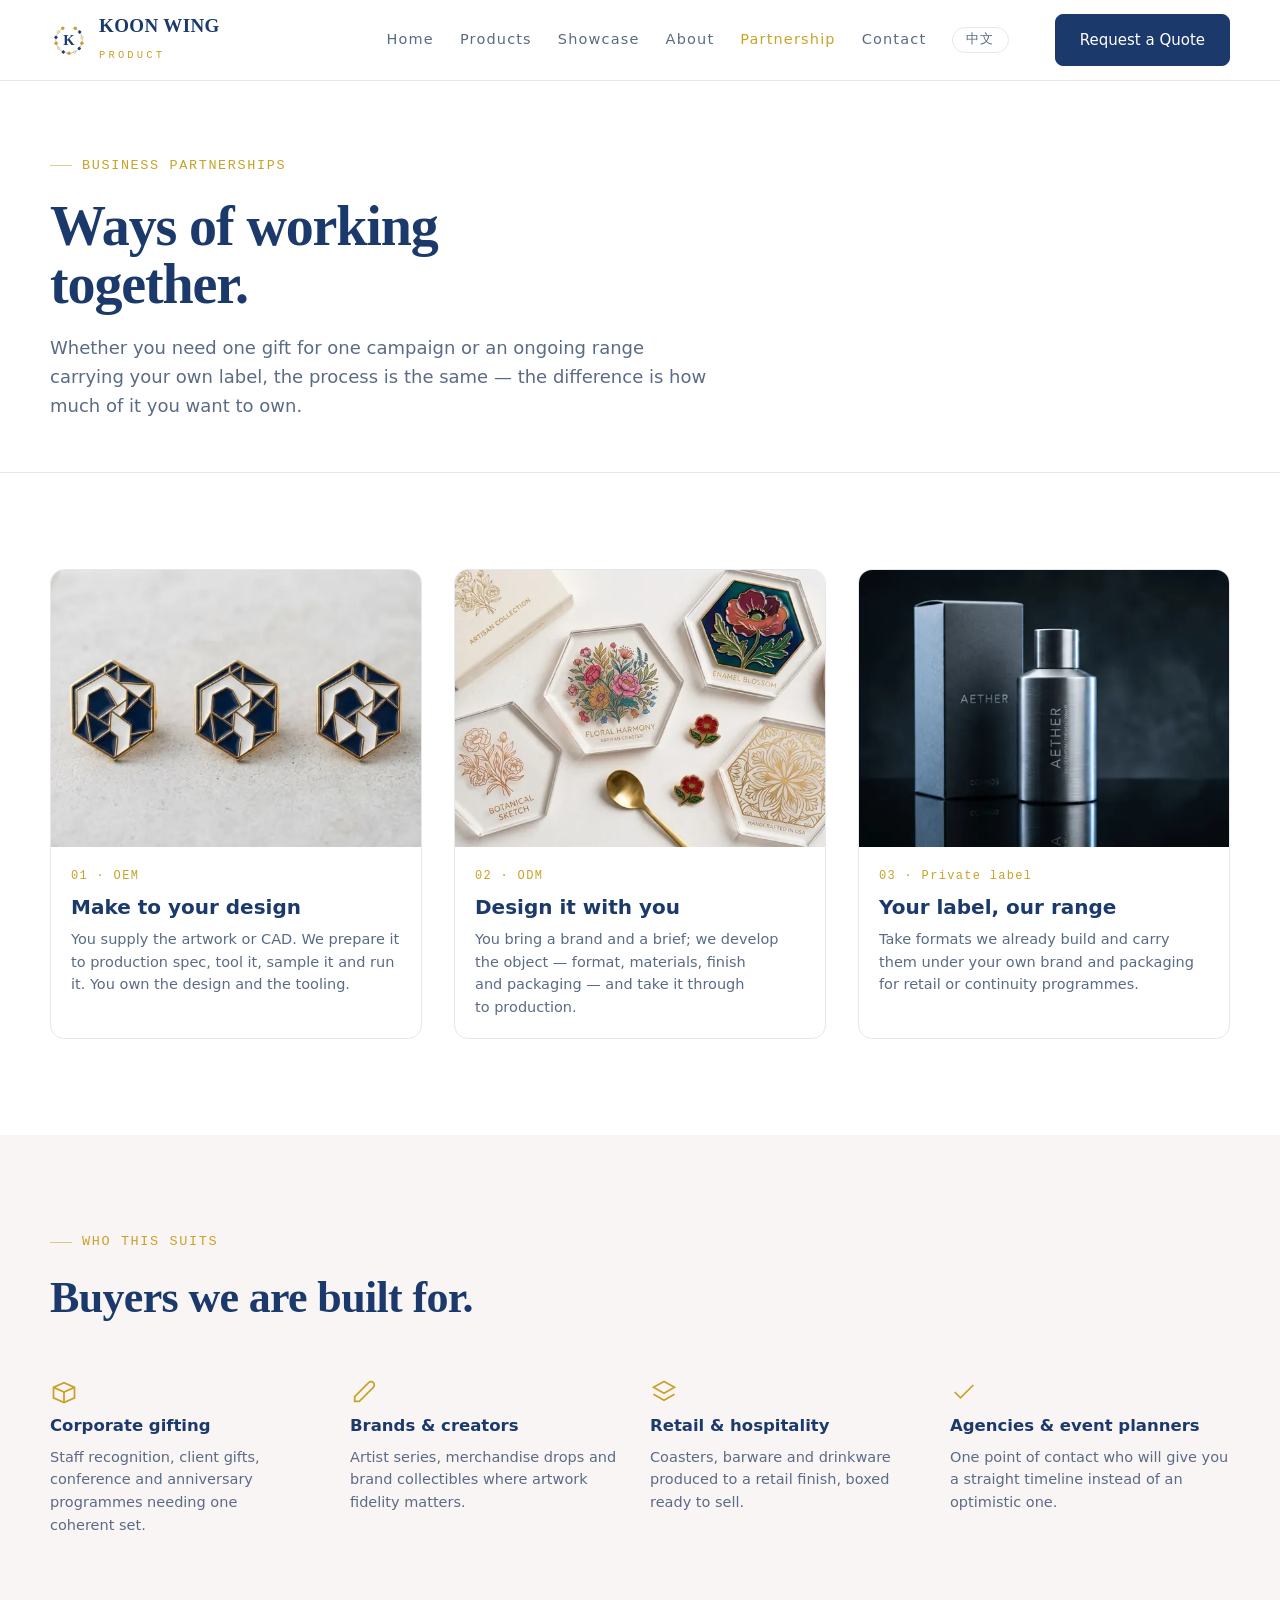
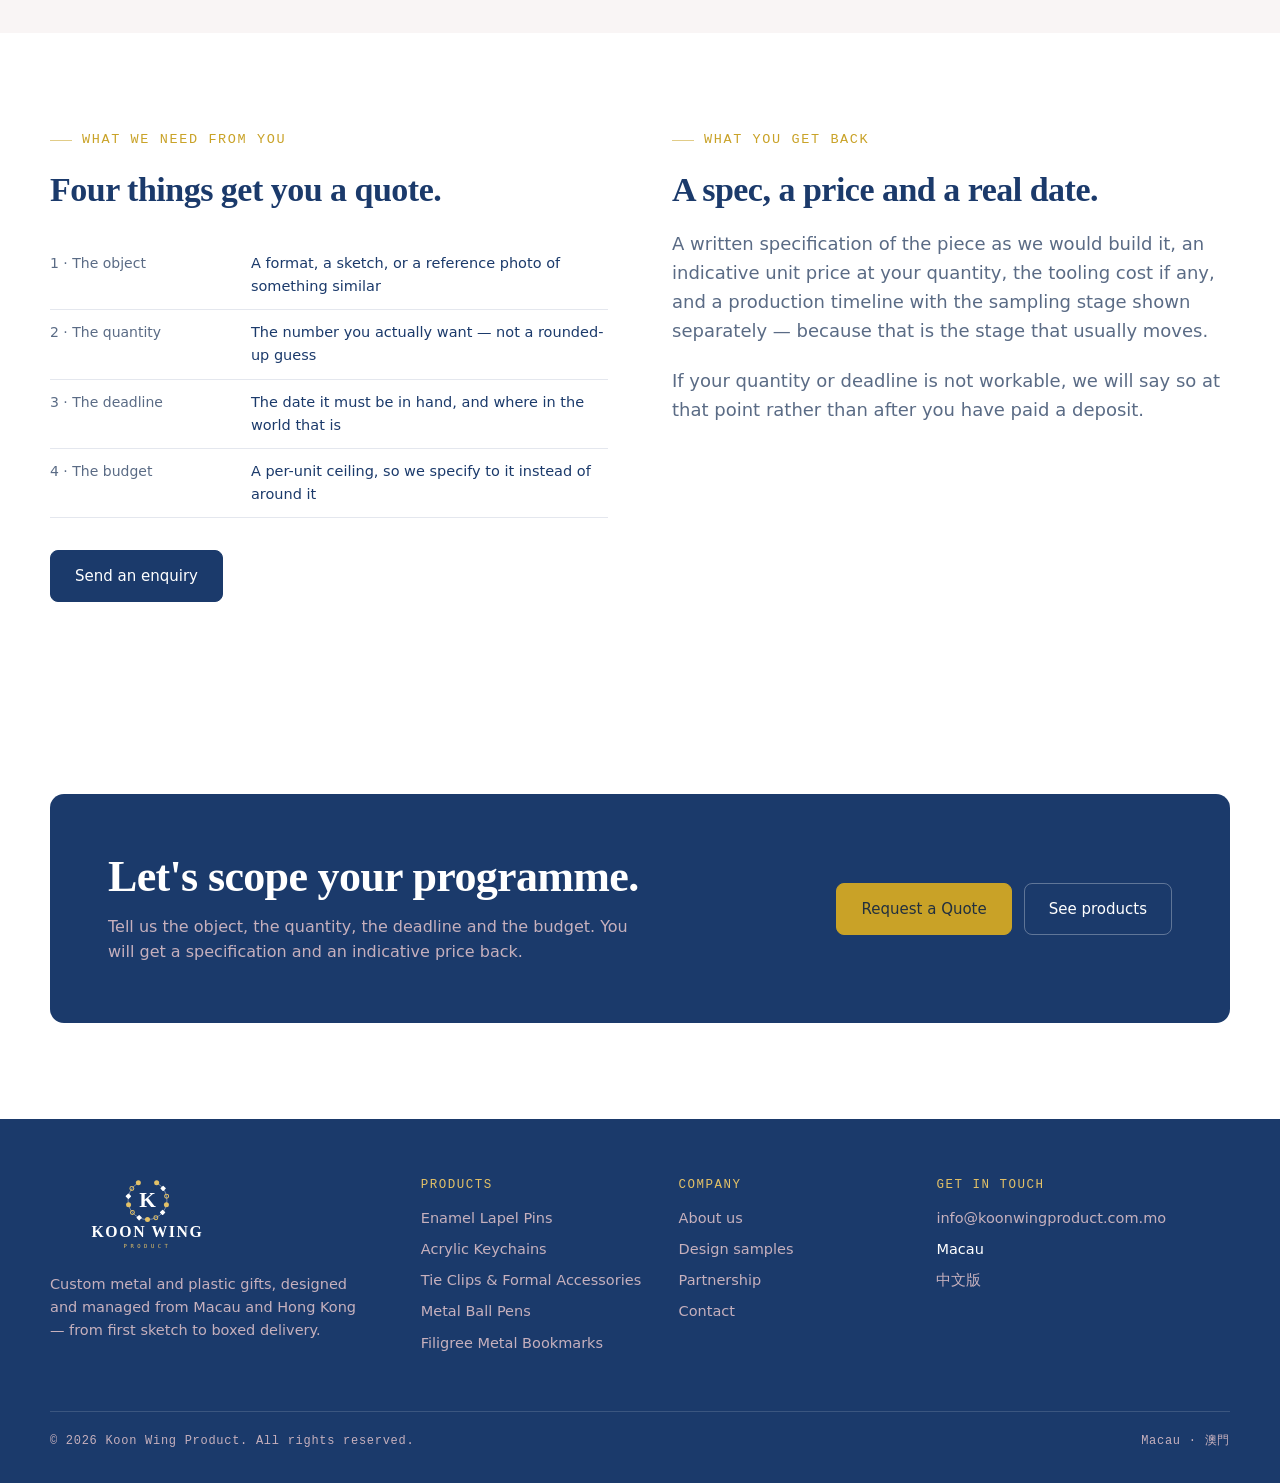
<file: partnership.html>
<!doctype html>
<html lang="en">
<head>
<meta charset="utf-8">
<meta name="viewport" content="width=device-width, initial-scale=1">
<title>Business Partnerships · Koon Wing Product</title>
<meta name="description" content="OEM and ODM custom gift production, private label programmes, corporate gifting and retail supply from Macau.">
<link rel="alternate" hreflang="en" href="partnership.html">
<link rel="alternate" hreflang="zh-Hant" href="zh/partnership.html">
<link rel="icon" href="assets/img/favicon.svg" type="image/svg+xml">
<link rel="stylesheet" href="assets/css/style.css">
</head>
<body>
<a class="sr-only" href="#main">Skip to content</a>
<header class="topnav">
  <div class="container topnav-inner">
    <a class="brand" href="index.html" aria-label="Koon Wing Product">
      <img src="assets/img/logo-mark.svg" alt="" width="38" height="38">
      <span class="brand-txt"><span class="mark">KOON WING</span><br><span class="sub">PRODUCT</span></span>
    </a>
    <button class="navtoggle" type="button" aria-expanded="false" aria-label="Menu">
      <svg viewBox="0 0 24 24" aria-hidden="true"><path d="M3 6h18M3 12h18M3 18h18" stroke-linecap="round"/></svg>
    </button>
    <nav aria-label="Main">
        <a class="navlink" href="index.html"><span>Home</span></a>
        <a class="navlink" href="products.html"><span>Products</span></a>
        <a class="navlink" href="showcase.html"><span>Showcase</span></a>
        <a class="navlink" href="about.html"><span>About</span></a>
        <a class="navlink" href="partnership.html" aria-current=page><span>Partnership</span></a>
        <a class="navlink" href="contact.html"><span>Contact</span></a>
      <a class="langswitch" href="zh/partnership.html" hreflang="zh-Hant" title="切換至中文版">中文</a>
      <a class="btn btn-primary nav-cta" href="contact.html">Request a Quote</a>
    </nav>
  </div>
</header>
<main id="main">
<section class="pagehead">
  <div class="container">
    <p class="eyebrow">Business partnerships</p>
    <h1>Ways of working<br>together.</h1>
    <p class="lead">Whether you need one gift for one campaign or an ongoing range carrying your own label, the process is the same — the difference is how much of it you want to own.</p>
  </div>
</section>

<section class="section">
  <div class="container grid-3">
    <div class="card"><div class="card-media"><img src="assets/products/lapel-pin/05-sm.webp" alt="Make to your design" loading="lazy"></div>
      <div class="card-body"><span class="card-idx">01 · OEM</span><h3>Make to your design</h3>
        <p>You supply the artwork or CAD. We prepare it to production spec, tool it, sample it and run it. You own the design and the tooling.</p></div></div>
    <div class="card"><div class="card-media"><img src="assets/products/coaster-acrylic/06-sm.webp" alt="Design it with you" loading="lazy"></div>
      <div class="card-body"><span class="card-idx">02 · ODM</span><h3>Design it with you</h3>
        <p>You bring a brand and a brief; we develop the object — format, materials, finish and packaging — and take it through to production.</p></div></div>
    <div class="card"><div class="card-media"><img src="assets/products/flask/01-sm.webp" alt="Your label, our range" loading="lazy"></div>
      <div class="card-body"><span class="card-idx">03 · Private label</span><h3>Your label, our range</h3>
        <p>Take formats we already build and carry them under your own brand and packaging for retail or continuity programmes.</p></div></div>
  </div>
</section>

<section class="section section--tint">
  <div class="container">
    <div class="section-head">
      <p class="eyebrow">Who this suits</p>
      <h2>Buyers we are built for.</h2>
    </div>
    <div class="grid-4">
      <div class="feat">
      <svg class="ico" viewBox="0 0 24 24" aria-hidden="true"><path d="M3 8v9l9 4 9-4V8l-9-4-9 4Z"/><path d="M3 8l9 4 9-4"/><path d="M12 12v9"/></svg>
      <h3>Corporate gifting</h3><p>Staff recognition, client gifts, conference and anniversary programmes needing one coherent set.</p>
    </div>
      <div class="feat">
      <svg class="ico" viewBox="0 0 24 24" aria-hidden="true"><path d="M4 20h4L20 8a2.8 2.8 0 0 0-4-4L4 16v4Z"/></svg>
      <h3>Brands &amp; creators</h3><p>Artist series, merchandise drops and brand collectibles where artwork fidelity matters.</p>
    </div>
      <div class="feat">
      <svg class="ico" viewBox="0 0 24 24" aria-hidden="true"><path d="M12 3 3 8l9 5 9-5-9-5Z"/><path d="M3 14l9 5 9-5"/></svg>
      <h3>Retail &amp; hospitality</h3><p>Coasters, barware and drinkware produced to a retail finish, boxed ready to sell.</p>
    </div>
      <div class="feat">
      <svg class="ico" viewBox="0 0 24 24" aria-hidden="true"><path d="M20 6 9 17l-5-5"/></svg>
      <h3>Agencies &amp; event planners</h3><p>One point of contact who will give you a straight timeline instead of an optimistic one.</p>
    </div>
    </div>
  </div>
</section>

<section class="section">
  <div class="container grid-2" style="gap:clamp(28px,5vw,72px);align-items:start">
    <div>
      <p class="eyebrow">What we need from you</p>
      <h2 style="font-size:clamp(24px,2.8vw,34px)">Four things get you a quote.</h2>
      <table class="spec" style="margin-top:var(--gap-lg)"><tbody><tr><th>1 · The object</th><td>A format, a sketch, or a reference photo of something similar</td></tr><tr><th>2 · The quantity</th><td>The number you actually want — not a rounded-up guess</td></tr><tr><th>3 · The deadline</th><td>The date it must be in hand, and where in the world that is</td></tr><tr><th>4 · The budget</th><td>A per-unit ceiling, so we specify to it instead of around it</td></tr></tbody></table>
      <div class="btn-row"><a class="btn btn-primary" href="contact.html">Send an enquiry</a></div>
    </div>
    <div>
      <p class="eyebrow">What you get back</p>
      <h2 style="font-size:clamp(24px,2.8vw,34px)">A spec, a price and a real date.</h2>
      <p class="lead" style="margin-top:var(--gap-md)">A written specification of the piece as we would build it, an indicative unit price at your quantity, the tooling cost if any, and a production timeline with the sampling stage shown separately — because that is the stage that usually moves.</p>
      <p class="lead" style="margin-top:var(--gap-md)">If your quantity or deadline is not workable, we will say so at that point rather than after you have paid a deposit.</p>
    </div>
  </div>
</section>

<section class="section">
  <div class="container">
    <div class="cta">
      <div>
        <h2>Let's scope your programme.</h2>
        <p>Tell us the object, the quantity, the deadline and the budget. You will get a specification and an indicative price back.</p>
      </div>
      <div class="btn-row" style="margin:0">
        <a class="btn btn-gold" href="contact.html">Request a Quote</a>
        <a class="btn btn-ghost" style="border-color:rgba(255,255,255,.3);color:#fff" href="products.html">See products</a>
      </div>
    </div>
  </div>
</section>
</main>
<footer class="footer">
  <div class="container">
    <div class="footer-grid">
      <div>
        <img class="flogo" src="assets/img/logo-lockup-light.svg" alt="Koon Wing Product" width="200" height="78">
        <p class="about">Custom metal and plastic gifts, designed and managed from Macau and Hong Kong — from first sketch to boxed delivery.</p>
      </div>
      <div>
        <h4>Products</h4>
        <ul><li><a href="products.html#lapel-pin">Enamel Lapel Pins</a></li><li><a href="products.html#keychain">Acrylic Keychains</a></li><li><a href="products.html#tie-clip">Tie Clips & Formal Accessories</a></li><li><a href="products.html#pen">Metal Ball Pens</a></li><li><a href="products.html#bookmark">Filigree Metal Bookmarks</a></li></ul>
      </div>
      <div>
        <h4>Company</h4>
        <ul>
          <li><a href="about.html">About us</a></li>
          <li><a href="showcase.html">Design samples</a></li>
          <li><a href="partnership.html">Partnership</a></li>
          <li><a href="contact.html">Contact</a></li>
        </ul>
      </div>
      <div>
        <h4>Get in touch</h4>
        <ul>
          <li><a href="mailto:info@koonwingproduct.com.mo">info@koonwingproduct.com.mo</a></li>
          <li>Macau</li>
          <li><a href="zh/index.html">中文版</a></li>
        </ul>
      </div>
    </div>
    <div class="footer-base">
      <span>© 2026 Koon Wing Product. All rights reserved.</span>
      <span>Macau · 澳門</span>
    </div>
  </div>
</footer>
<script src="assets/js/main.js"></script>
</body>
</html>
</file>
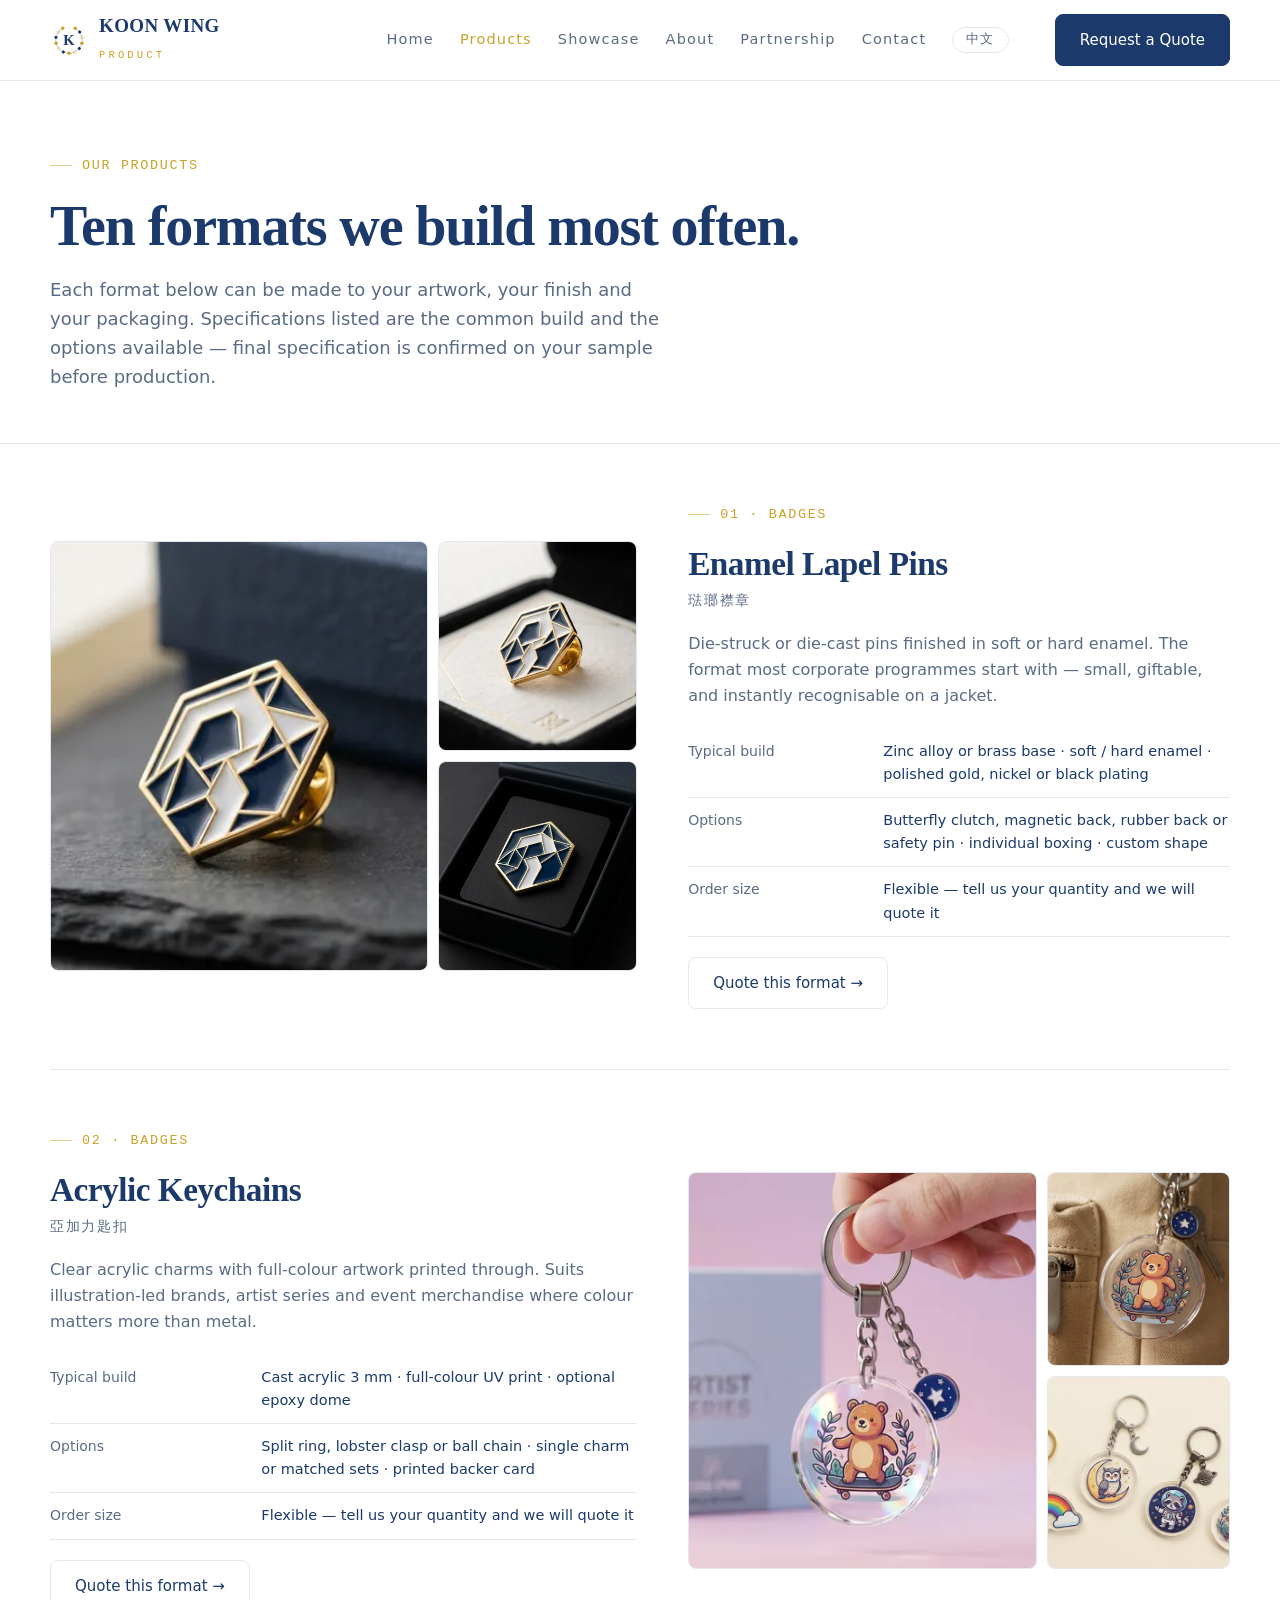
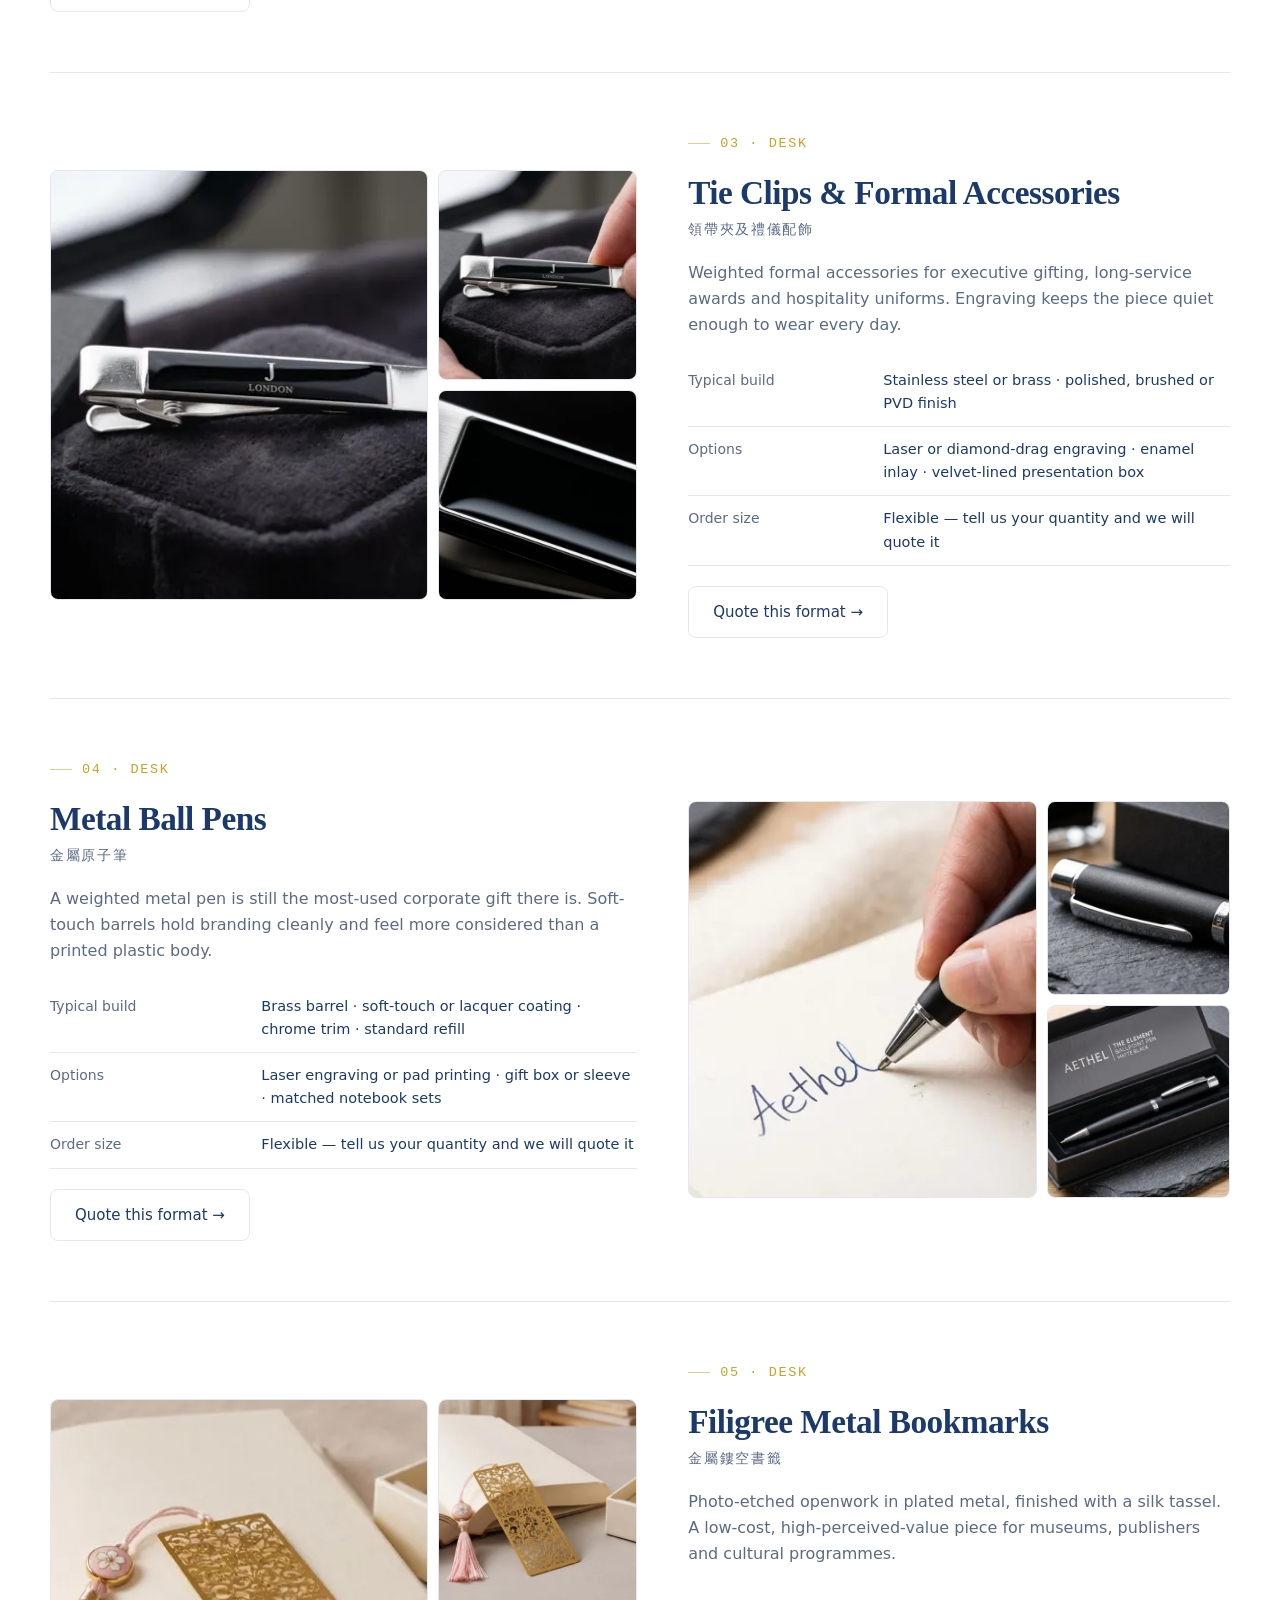
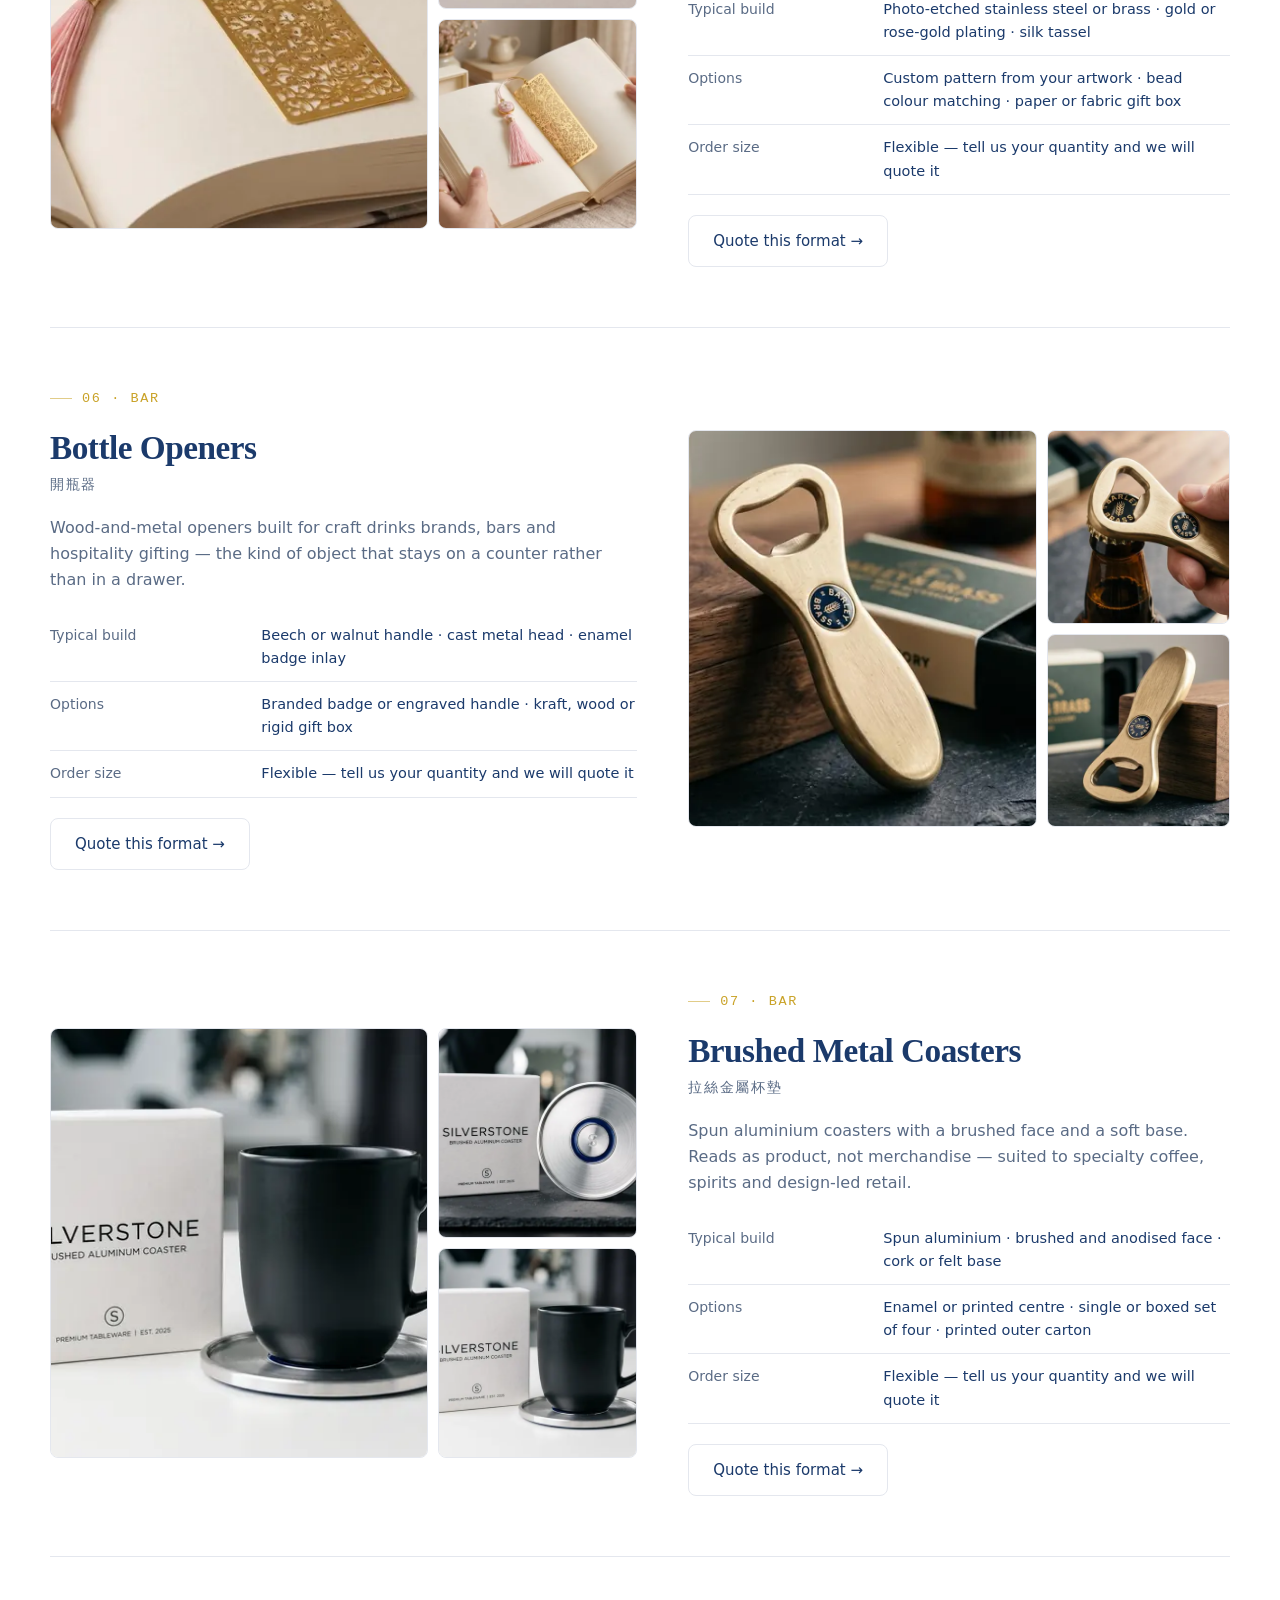
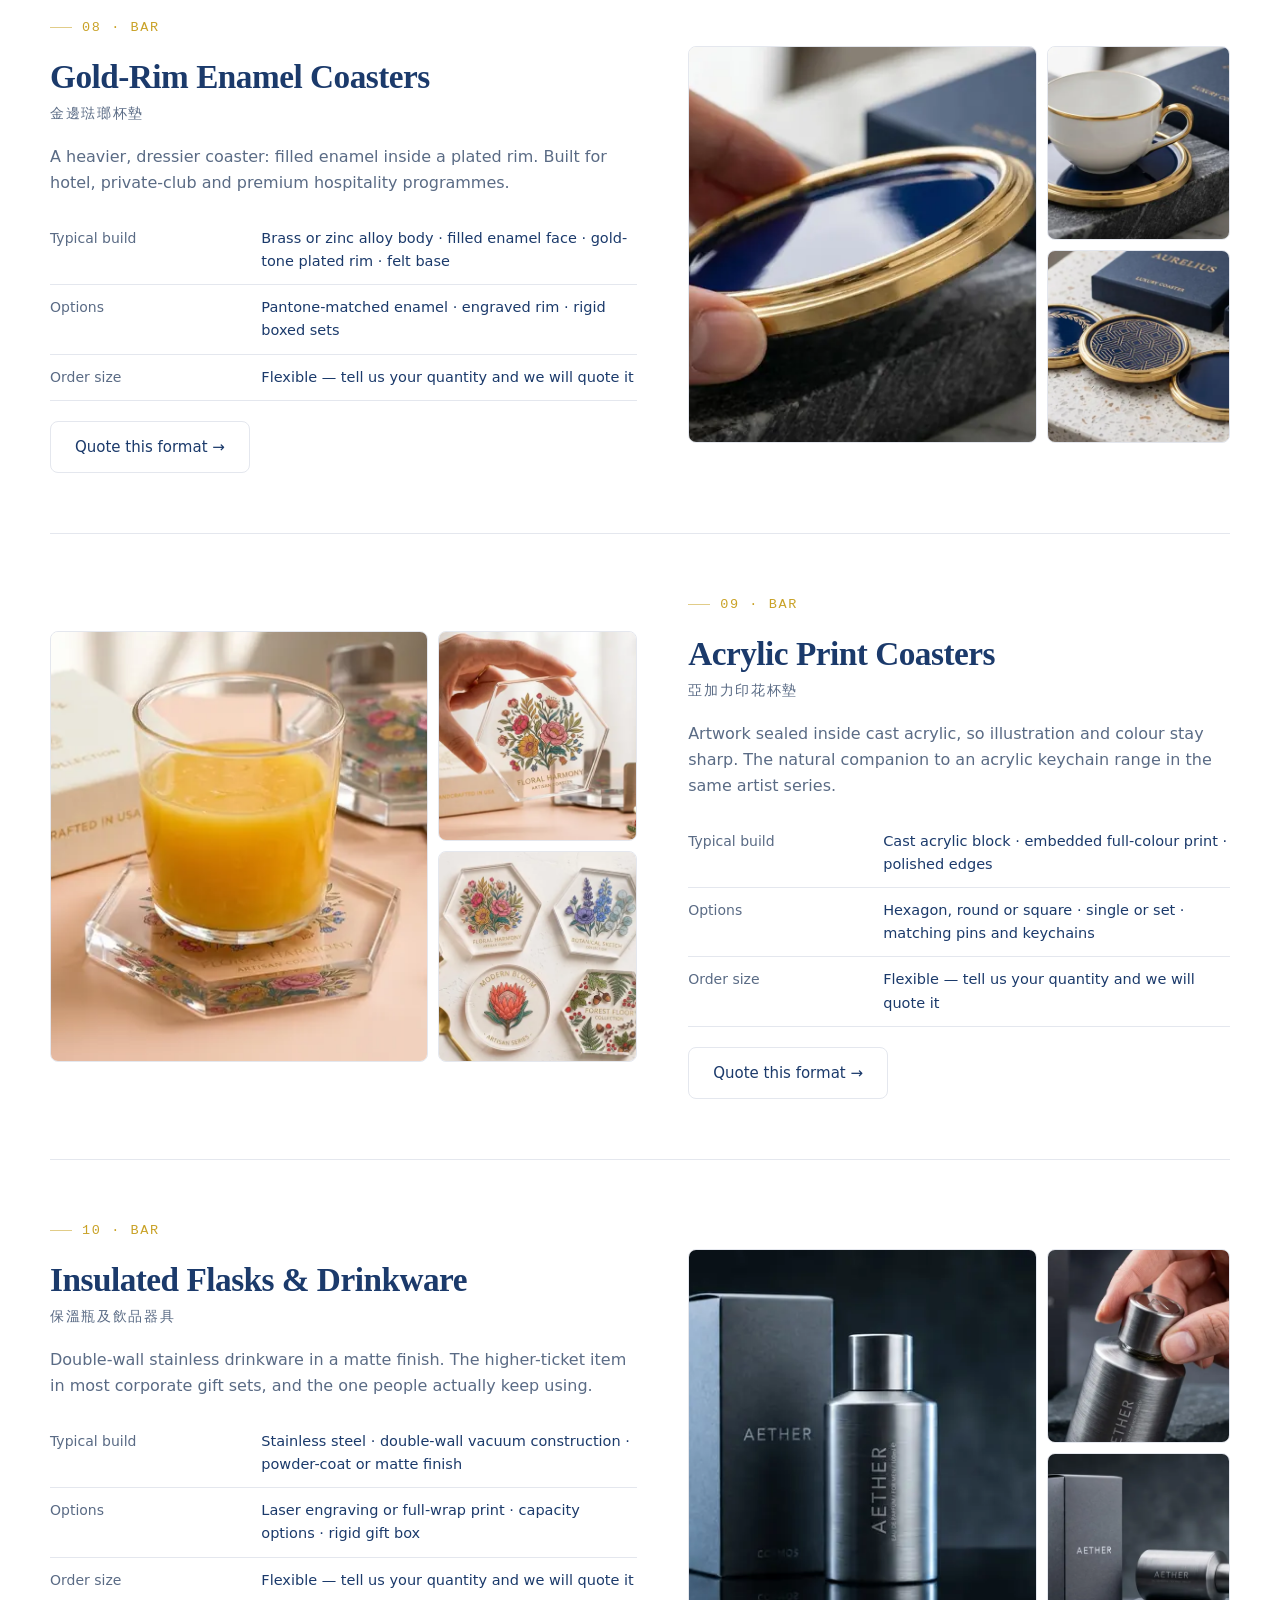
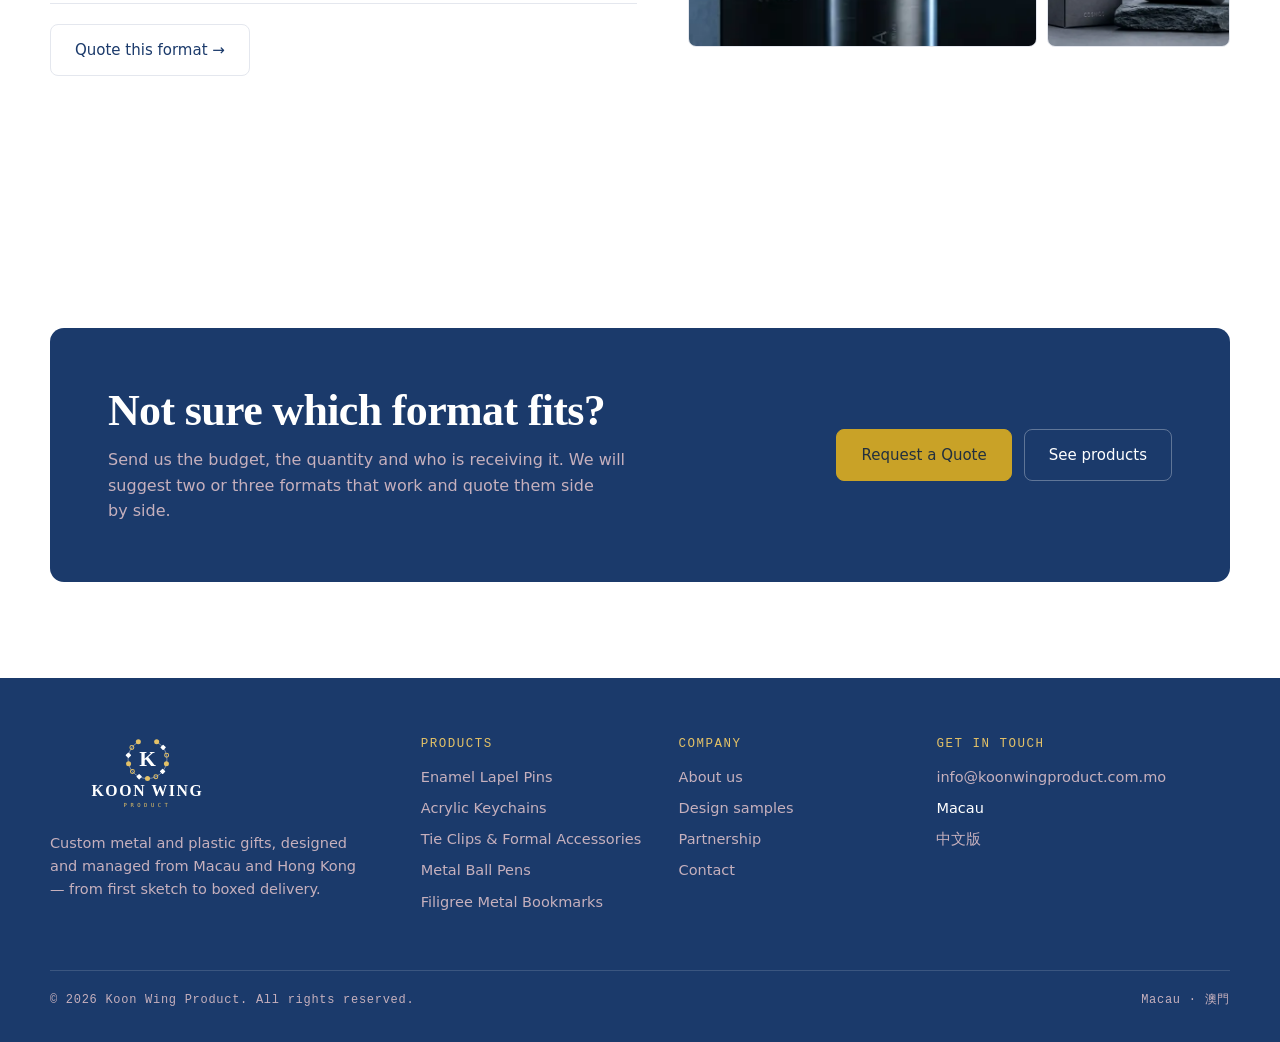
<file: products.html>
<!doctype html>
<html lang="en">
<head>
<meta charset="utf-8">
<meta name="viewport" content="width=device-width, initial-scale=1">
<title>Products · Koon Wing Product</title>
<meta name="description" content="Custom enamel pins, acrylic keychains, tie clips, metal pens, bookmarks, bottle openers, coasters and insulated drinkware.">
<link rel="alternate" hreflang="en" href="products.html">
<link rel="alternate" hreflang="zh-Hant" href="zh/products.html">
<link rel="icon" href="assets/img/favicon.svg" type="image/svg+xml">
<link rel="stylesheet" href="assets/css/style.css">
</head>
<body>
<a class="sr-only" href="#main">Skip to content</a>
<header class="topnav">
  <div class="container topnav-inner">
    <a class="brand" href="index.html" aria-label="Koon Wing Product">
      <img src="assets/img/logo-mark.svg" alt="" width="38" height="38">
      <span class="brand-txt"><span class="mark">KOON WING</span><br><span class="sub">PRODUCT</span></span>
    </a>
    <button class="navtoggle" type="button" aria-expanded="false" aria-label="Menu">
      <svg viewBox="0 0 24 24" aria-hidden="true"><path d="M3 6h18M3 12h18M3 18h18" stroke-linecap="round"/></svg>
    </button>
    <nav aria-label="Main">
        <a class="navlink" href="index.html"><span>Home</span></a>
        <a class="navlink" href="products.html" aria-current=page><span>Products</span></a>
        <a class="navlink" href="showcase.html"><span>Showcase</span></a>
        <a class="navlink" href="about.html"><span>About</span></a>
        <a class="navlink" href="partnership.html"><span>Partnership</span></a>
        <a class="navlink" href="contact.html"><span>Contact</span></a>
      <a class="langswitch" href="zh/products.html" hreflang="zh-Hant" title="切換至中文版">中文</a>
      <a class="btn btn-primary nav-cta" href="contact.html">Request a Quote</a>
    </nav>
  </div>
</header>
<main id="main">
<section class="pagehead">
  <div class="container">
    <p class="eyebrow">Our products</p>
    <h1>Ten formats we build most often.</h1>
    <p class="lead">Each format below can be made to your artwork, your finish and your packaging. Specifications listed are the common build and the options available — final specification is confirmed on your sample before production.</p>
  </div>
</section>
<section class="section" style="padding-top:0">
  <div class="container">
    <article class="prow" id="lapel-pin">
      <div class="prow-media"><img src="assets/products/lapel-pin/01-sm.webp" alt="Enamel Lapel Pins 1" loading="lazy" width="760" height="415"><img src="assets/products/lapel-pin/02-sm.webp" alt="Enamel Lapel Pins 2" loading="lazy" width="760" height="415"><img src="assets/products/lapel-pin/03-sm.webp" alt="Enamel Lapel Pins 3" loading="lazy" width="760" height="760"></div>
      <div class="prow-body">
        <p class="eyebrow">01 · BADGES</p>
        <h2 style="font-size:clamp(24px,2.6vw,34px)">Enamel Lapel Pins</h2>
        <p class="cn-sub">琺瑯襟章</p>
        <p class="lead" style="font-size:16px;margin-top:var(--gap-md)">Die-struck or die-cast pins finished in soft or hard enamel. The format most corporate programmes start with — small, giftable, and instantly recognisable on a jacket.</p>
        <table class="spec" style="margin-top:var(--gap-md)">
          <tbody>
            <tr><th>Typical build</th><td>Zinc alloy or brass base · soft / hard enamel · polished gold, nickel or black plating</td></tr>
            <tr><th>Options</th><td>Butterfly clutch, magnetic back, rubber back or safety pin · individual boxing · custom shape</td></tr>
            <tr><th>Order size</th><td>Flexible — tell us your quantity and we will quote it</td></tr>
          </tbody>
        </table>
        <div class="btn-row"><a class="btn btn-ghost" href="contact.html">Quote this format →</a></div>
      </div>
    </article>
    <article class="prow rev" id="keychain">
      <div class="prow-media"><img src="assets/products/keychain/01-sm.webp" alt="Acrylic Keychains 1" loading="lazy" width="760" height="425"><img src="assets/products/keychain/02-sm.webp" alt="Acrylic Keychains 2" loading="lazy" width="760" height="425"><img src="assets/products/keychain/03-sm.webp" alt="Acrylic Keychains 3" loading="lazy" width="760" height="425"></div>
      <div class="prow-body">
        <p class="eyebrow">02 · BADGES</p>
        <h2 style="font-size:clamp(24px,2.6vw,34px)">Acrylic Keychains</h2>
        <p class="cn-sub">亞加力匙扣</p>
        <p class="lead" style="font-size:16px;margin-top:var(--gap-md)">Clear acrylic charms with full-colour artwork printed through. Suits illustration-led brands, artist series and event merchandise where colour matters more than metal.</p>
        <table class="spec" style="margin-top:var(--gap-md)">
          <tbody>
            <tr><th>Typical build</th><td>Cast acrylic 3 mm · full-colour UV print · optional epoxy dome</td></tr>
            <tr><th>Options</th><td>Split ring, lobster clasp or ball chain · single charm or matched sets · printed backer card</td></tr>
            <tr><th>Order size</th><td>Flexible — tell us your quantity and we will quote it</td></tr>
          </tbody>
        </table>
        <div class="btn-row"><a class="btn btn-ghost" href="contact.html">Quote this format →</a></div>
      </div>
    </article>
    <article class="prow" id="tie-clip">
      <div class="prow-media"><img src="assets/products/tie-clip/01-sm.webp" alt="Tie Clips & Formal Accessories 1" loading="lazy" width="760" height="424"><img src="assets/products/tie-clip/02-sm.webp" alt="Tie Clips & Formal Accessories 2" loading="lazy" width="760" height="424"><img src="assets/products/tie-clip/03-sm.webp" alt="Tie Clips & Formal Accessories 3" loading="lazy" width="760" height="506"></div>
      <div class="prow-body">
        <p class="eyebrow">03 · DESK</p>
        <h2 style="font-size:clamp(24px,2.6vw,34px)">Tie Clips & Formal Accessories</h2>
        <p class="cn-sub">領帶夾及禮儀配飾</p>
        <p class="lead" style="font-size:16px;margin-top:var(--gap-md)">Weighted formal accessories for executive gifting, long-service awards and hospitality uniforms. Engraving keeps the piece quiet enough to wear every day.</p>
        <table class="spec" style="margin-top:var(--gap-md)">
          <tbody>
            <tr><th>Typical build</th><td>Stainless steel or brass · polished, brushed or PVD finish</td></tr>
            <tr><th>Options</th><td>Laser or diamond-drag engraving · enamel inlay · velvet-lined presentation box</td></tr>
            <tr><th>Order size</th><td>Flexible — tell us your quantity and we will quote it</td></tr>
          </tbody>
        </table>
        <div class="btn-row"><a class="btn btn-ghost" href="contact.html">Quote this format →</a></div>
      </div>
    </article>
    <article class="prow rev" id="pen">
      <div class="prow-media"><img src="assets/products/pen/01-sm.webp" alt="Metal Ball Pens 1" loading="lazy" width="760" height="424"><img src="assets/products/pen/02-sm.webp" alt="Metal Ball Pens 2" loading="lazy" width="760" height="424"><img src="assets/products/pen/03-sm.webp" alt="Metal Ball Pens 3" loading="lazy" width="760" height="424"></div>
      <div class="prow-body">
        <p class="eyebrow">04 · DESK</p>
        <h2 style="font-size:clamp(24px,2.6vw,34px)">Metal Ball Pens</h2>
        <p class="cn-sub">金屬原子筆</p>
        <p class="lead" style="font-size:16px;margin-top:var(--gap-md)">A weighted metal pen is still the most-used corporate gift there is. Soft-touch barrels hold branding cleanly and feel more considered than a printed plastic body.</p>
        <table class="spec" style="margin-top:var(--gap-md)">
          <tbody>
            <tr><th>Typical build</th><td>Brass barrel · soft-touch or lacquer coating · chrome trim · standard refill</td></tr>
            <tr><th>Options</th><td>Laser engraving or pad printing · gift box or sleeve · matched notebook sets</td></tr>
            <tr><th>Order size</th><td>Flexible — tell us your quantity and we will quote it</td></tr>
          </tbody>
        </table>
        <div class="btn-row"><a class="btn btn-ghost" href="contact.html">Quote this format →</a></div>
      </div>
    </article>
    <article class="prow" id="bookmark">
      <div class="prow-media"><img src="assets/products/bookmark/01-sm.webp" alt="Filigree Metal Bookmarks 1" loading="lazy" width="760" height="434"><img src="assets/products/bookmark/02-sm.webp" alt="Filigree Metal Bookmarks 2" loading="lazy" width="760" height="434"><img src="assets/products/bookmark/03-sm.webp" alt="Filigree Metal Bookmarks 3" loading="lazy" width="760" height="424"></div>
      <div class="prow-body">
        <p class="eyebrow">05 · DESK</p>
        <h2 style="font-size:clamp(24px,2.6vw,34px)">Filigree Metal Bookmarks</h2>
        <p class="cn-sub">金屬鏤空書籤</p>
        <p class="lead" style="font-size:16px;margin-top:var(--gap-md)">Photo-etched openwork in plated metal, finished with a silk tassel. A low-cost, high-perceived-value piece for museums, publishers and cultural programmes.</p>
        <table class="spec" style="margin-top:var(--gap-md)">
          <tbody>
            <tr><th>Typical build</th><td>Photo-etched stainless steel or brass · gold or rose-gold plating · silk tassel</td></tr>
            <tr><th>Options</th><td>Custom pattern from your artwork · bead colour matching · paper or fabric gift box</td></tr>
            <tr><th>Order size</th><td>Flexible — tell us your quantity and we will quote it</td></tr>
          </tbody>
        </table>
        <div class="btn-row"><a class="btn btn-ghost" href="contact.html">Quote this format →</a></div>
      </div>
    </article>
    <article class="prow rev" id="bottle-opener">
      <div class="prow-media"><img src="assets/products/bottle-opener/01-sm.webp" alt="Bottle Openers 1" loading="lazy" width="760" height="424"><img src="assets/products/bottle-opener/02-sm.webp" alt="Bottle Openers 2" loading="lazy" width="760" height="424"><img src="assets/products/bottle-opener/03-sm.webp" alt="Bottle Openers 3" loading="lazy" width="760" height="424"></div>
      <div class="prow-body">
        <p class="eyebrow">06 · BAR</p>
        <h2 style="font-size:clamp(24px,2.6vw,34px)">Bottle Openers</h2>
        <p class="cn-sub">開瓶器</p>
        <p class="lead" style="font-size:16px;margin-top:var(--gap-md)">Wood-and-metal openers built for craft drinks brands, bars and hospitality gifting — the kind of object that stays on a counter rather than in a drawer.</p>
        <table class="spec" style="margin-top:var(--gap-md)">
          <tbody>
            <tr><th>Typical build</th><td>Beech or walnut handle · cast metal head · enamel badge inlay</td></tr>
            <tr><th>Options</th><td>Branded badge or engraved handle · kraft, wood or rigid gift box</td></tr>
            <tr><th>Order size</th><td>Flexible — tell us your quantity and we will quote it</td></tr>
          </tbody>
        </table>
        <div class="btn-row"><a class="btn btn-ghost" href="contact.html">Quote this format →</a></div>
      </div>
    </article>
    <article class="prow" id="coaster-metal">
      <div class="prow-media"><img src="assets/products/coaster-metal/01-sm.webp" alt="Brushed Metal Coasters 1" loading="lazy" width="760" height="424"><img src="assets/products/coaster-metal/02-sm.webp" alt="Brushed Metal Coasters 2" loading="lazy" width="760" height="424"><img src="assets/products/coaster-metal/03-sm.webp" alt="Brushed Metal Coasters 3" loading="lazy" width="760" height="424"></div>
      <div class="prow-body">
        <p class="eyebrow">07 · BAR</p>
        <h2 style="font-size:clamp(24px,2.6vw,34px)">Brushed Metal Coasters</h2>
        <p class="cn-sub">拉絲金屬杯墊</p>
        <p class="lead" style="font-size:16px;margin-top:var(--gap-md)">Spun aluminium coasters with a brushed face and a soft base. Reads as product, not merchandise — suited to specialty coffee, spirits and design-led retail.</p>
        <table class="spec" style="margin-top:var(--gap-md)">
          <tbody>
            <tr><th>Typical build</th><td>Spun aluminium · brushed and anodised face · cork or felt base</td></tr>
            <tr><th>Options</th><td>Enamel or printed centre · single or boxed set of four · printed outer carton</td></tr>
            <tr><th>Order size</th><td>Flexible — tell us your quantity and we will quote it</td></tr>
          </tbody>
        </table>
        <div class="btn-row"><a class="btn btn-ghost" href="contact.html">Quote this format →</a></div>
      </div>
    </article>
    <article class="prow rev" id="coaster-enamel">
      <div class="prow-media"><img src="assets/products/coaster-enamel/01-sm.webp" alt="Gold-Rim Enamel Coasters 1" loading="lazy" width="760" height="424"><img src="assets/products/coaster-enamel/02-sm.webp" alt="Gold-Rim Enamel Coasters 2" loading="lazy" width="760" height="424"><img src="assets/products/coaster-enamel/03-sm.webp" alt="Gold-Rim Enamel Coasters 3" loading="lazy" width="760" height="424"></div>
      <div class="prow-body">
        <p class="eyebrow">08 · BAR</p>
        <h2 style="font-size:clamp(24px,2.6vw,34px)">Gold-Rim Enamel Coasters</h2>
        <p class="cn-sub">金邊琺瑯杯墊</p>
        <p class="lead" style="font-size:16px;margin-top:var(--gap-md)">A heavier, dressier coaster: filled enamel inside a plated rim. Built for hotel, private-club and premium hospitality programmes.</p>
        <table class="spec" style="margin-top:var(--gap-md)">
          <tbody>
            <tr><th>Typical build</th><td>Brass or zinc alloy body · filled enamel face · gold-tone plated rim · felt base</td></tr>
            <tr><th>Options</th><td>Pantone-matched enamel · engraved rim · rigid boxed sets</td></tr>
            <tr><th>Order size</th><td>Flexible — tell us your quantity and we will quote it</td></tr>
          </tbody>
        </table>
        <div class="btn-row"><a class="btn btn-ghost" href="contact.html">Quote this format →</a></div>
      </div>
    </article>
    <article class="prow" id="coaster-acrylic">
      <div class="prow-media"><img src="assets/products/coaster-acrylic/01-sm.webp" alt="Acrylic Print Coasters 1" loading="lazy" width="760" height="424"><img src="assets/products/coaster-acrylic/02-sm.webp" alt="Acrylic Print Coasters 2" loading="lazy" width="760" height="424"><img src="assets/products/coaster-acrylic/03-sm.webp" alt="Acrylic Print Coasters 3" loading="lazy" width="760" height="424"></div>
      <div class="prow-body">
        <p class="eyebrow">09 · BAR</p>
        <h2 style="font-size:clamp(24px,2.6vw,34px)">Acrylic Print Coasters</h2>
        <p class="cn-sub">亞加力印花杯墊</p>
        <p class="lead" style="font-size:16px;margin-top:var(--gap-md)">Artwork sealed inside cast acrylic, so illustration and colour stay sharp. The natural companion to an acrylic keychain range in the same artist series.</p>
        <table class="spec" style="margin-top:var(--gap-md)">
          <tbody>
            <tr><th>Typical build</th><td>Cast acrylic block · embedded full-colour print · polished edges</td></tr>
            <tr><th>Options</th><td>Hexagon, round or square · single or set · matching pins and keychains</td></tr>
            <tr><th>Order size</th><td>Flexible — tell us your quantity and we will quote it</td></tr>
          </tbody>
        </table>
        <div class="btn-row"><a class="btn btn-ghost" href="contact.html">Quote this format →</a></div>
      </div>
    </article>
    <article class="prow rev" id="flask">
      <div class="prow-media"><img src="assets/products/flask/01-sm.webp" alt="Insulated Flasks & Drinkware 1" loading="lazy" width="760" height="424"><img src="assets/products/flask/02-sm.webp" alt="Insulated Flasks & Drinkware 2" loading="lazy" width="760" height="424"><img src="assets/products/flask/03-sm.webp" alt="Insulated Flasks & Drinkware 3" loading="lazy" width="760" height="424"></div>
      <div class="prow-body">
        <p class="eyebrow">10 · BAR</p>
        <h2 style="font-size:clamp(24px,2.6vw,34px)">Insulated Flasks & Drinkware</h2>
        <p class="cn-sub">保溫瓶及飲品器具</p>
        <p class="lead" style="font-size:16px;margin-top:var(--gap-md)">Double-wall stainless drinkware in a matte finish. The higher-ticket item in most corporate gift sets, and the one people actually keep using.</p>
        <table class="spec" style="margin-top:var(--gap-md)">
          <tbody>
            <tr><th>Typical build</th><td>Stainless steel · double-wall vacuum construction · powder-coat or matte finish</td></tr>
            <tr><th>Options</th><td>Laser engraving or full-wrap print · capacity options · rigid gift box</td></tr>
            <tr><th>Order size</th><td>Flexible — tell us your quantity and we will quote it</td></tr>
          </tbody>
        </table>
        <div class="btn-row"><a class="btn btn-ghost" href="contact.html">Quote this format →</a></div>
      </div>
    </article>
  </div>
</section>
<section class="section">
  <div class="container">
    <div class="cta">
      <div>
        <h2>Not sure which format fits?</h2>
        <p>Send us the budget, the quantity and who is receiving it. We will suggest two or three formats that work and quote them side by side.</p>
      </div>
      <div class="btn-row" style="margin:0">
        <a class="btn btn-gold" href="contact.html">Request a Quote</a>
        <a class="btn btn-ghost" style="border-color:rgba(255,255,255,.3);color:#fff" href="products.html">See products</a>
      </div>
    </div>
  </div>
</section>
</main>
<footer class="footer">
  <div class="container">
    <div class="footer-grid">
      <div>
        <img class="flogo" src="assets/img/logo-lockup-light.svg" alt="Koon Wing Product" width="200" height="78">
        <p class="about">Custom metal and plastic gifts, designed and managed from Macau and Hong Kong — from first sketch to boxed delivery.</p>
      </div>
      <div>
        <h4>Products</h4>
        <ul><li><a href="products.html#lapel-pin">Enamel Lapel Pins</a></li><li><a href="products.html#keychain">Acrylic Keychains</a></li><li><a href="products.html#tie-clip">Tie Clips & Formal Accessories</a></li><li><a href="products.html#pen">Metal Ball Pens</a></li><li><a href="products.html#bookmark">Filigree Metal Bookmarks</a></li></ul>
      </div>
      <div>
        <h4>Company</h4>
        <ul>
          <li><a href="about.html">About us</a></li>
          <li><a href="showcase.html">Design samples</a></li>
          <li><a href="partnership.html">Partnership</a></li>
          <li><a href="contact.html">Contact</a></li>
        </ul>
      </div>
      <div>
        <h4>Get in touch</h4>
        <ul>
          <li><a href="mailto:info@koonwingproduct.com.mo">info@koonwingproduct.com.mo</a></li>
          <li>Macau</li>
          <li><a href="zh/index.html">中文版</a></li>
        </ul>
      </div>
    </div>
    <div class="footer-base">
      <span>© 2026 Koon Wing Product. All rights reserved.</span>
      <span>Macau · 澳門</span>
    </div>
  </div>
</footer>
<script src="assets/js/main.js"></script>
</body>
</html>
</file>
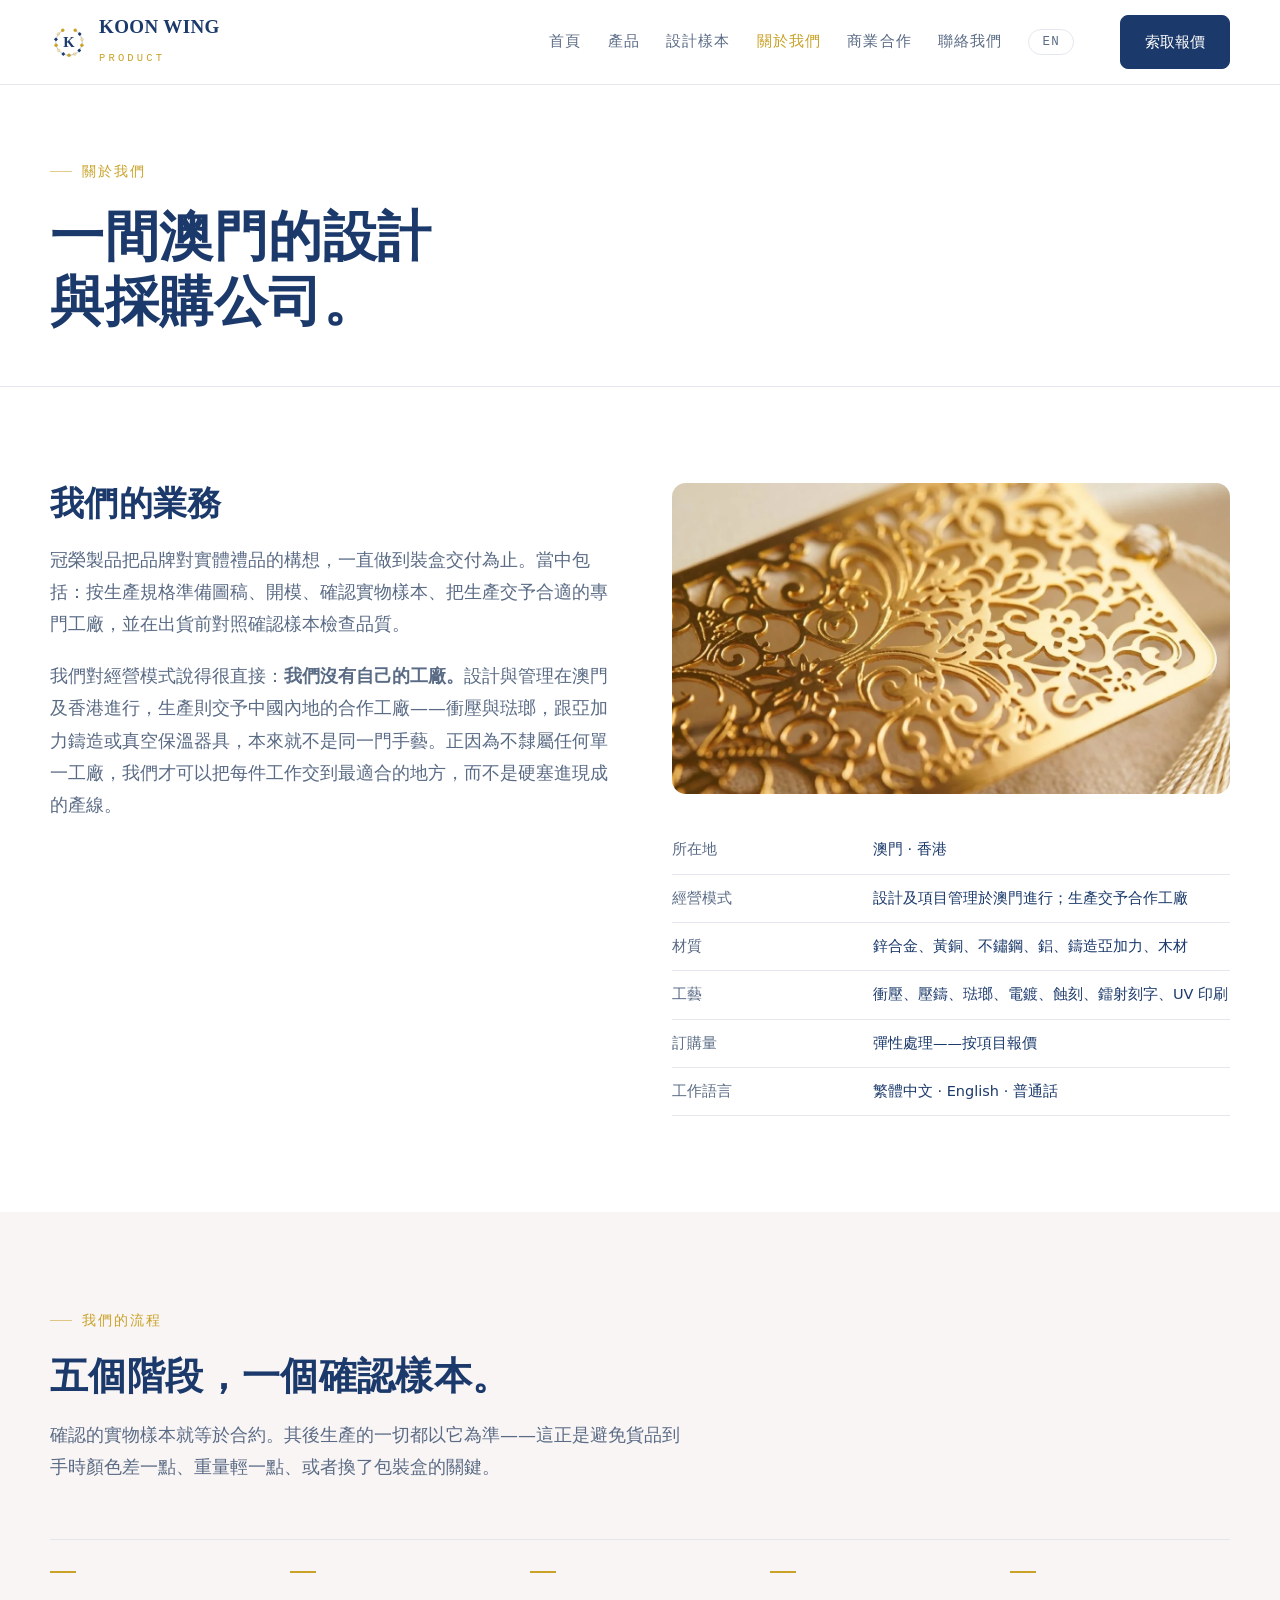
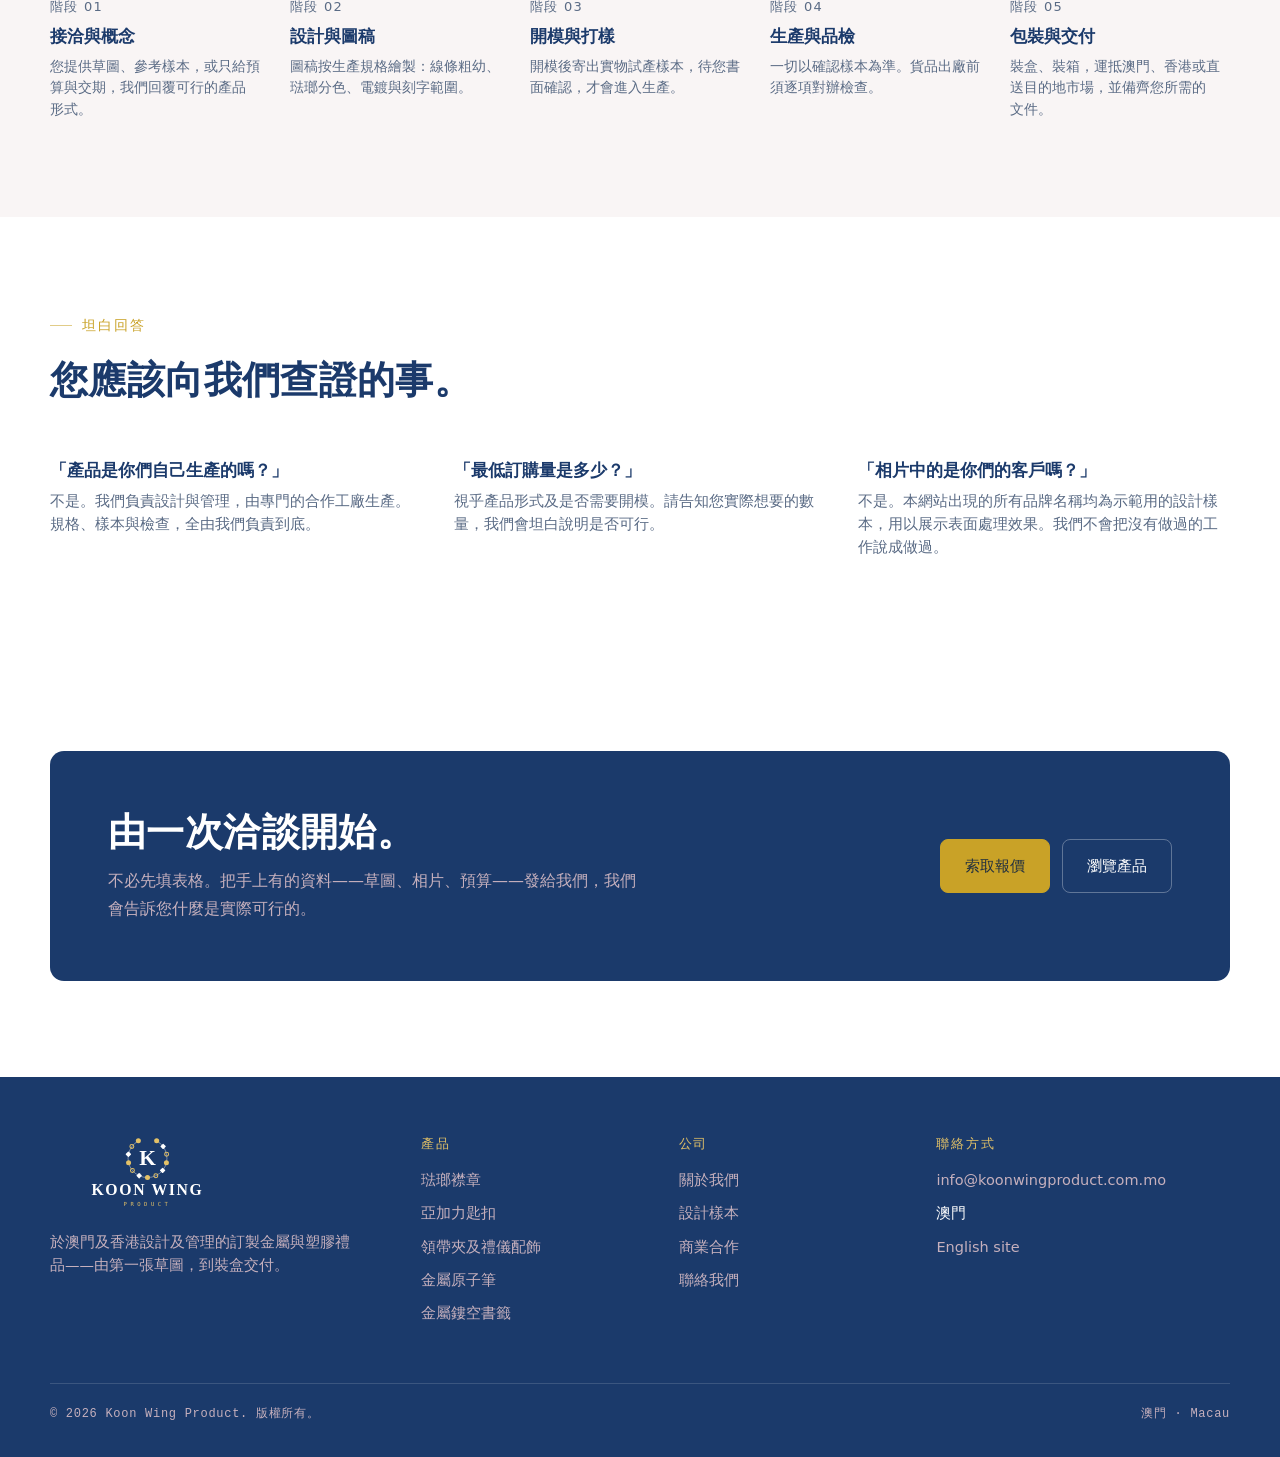
<file: zh/about.html>
<!doctype html>
<html lang="zh-Hant">
<head>
<meta charset="utf-8">
<meta name="viewport" content="width=device-width, initial-scale=1">
<title>關於我們 · 冠榮製品</title>
<meta name="description" content="冠榮製品是一間位於澳門的訂製金屬及塑膠禮品設計與採購公司。">
<link rel="alternate" hreflang="en" href="../about.html">
<link rel="alternate" hreflang="zh-Hant" href="about.html">
<link rel="icon" href="../assets/img/favicon.svg" type="image/svg+xml">
<link rel="stylesheet" href="../assets/css/style.css">
</head>
<body>
<a class="sr-only" href="#main">跳至內容</a>
<header class="topnav">
  <div class="container topnav-inner">
    <a class="brand" href="index.html" aria-label="Koon Wing Product">
      <img src="../assets/img/logo-mark.svg" alt="" width="38" height="38">
      <span class="brand-txt"><span class="mark">KOON WING</span><br><span class="sub">PRODUCT</span></span>
    </a>
    <button class="navtoggle" type="button" aria-expanded="false" aria-label="選單">
      <svg viewBox="0 0 24 24" aria-hidden="true"><path d="M3 6h18M3 12h18M3 18h18" stroke-linecap="round"/></svg>
    </button>
    <nav aria-label="主選單">
        <a class="navlink" href="index.html"><span>首頁</span></a>
        <a class="navlink" href="products.html"><span>產品</span></a>
        <a class="navlink" href="showcase.html"><span>設計樣本</span></a>
        <a class="navlink" href="about.html" aria-current=page><span>關於我們</span></a>
        <a class="navlink" href="partnership.html"><span>商業合作</span></a>
        <a class="navlink" href="contact.html"><span>聯絡我們</span></a>
      <a class="langswitch" href="../about.html" hreflang="en" title="View in English">EN</a>
      <a class="btn btn-primary nav-cta" href="contact.html">索取報價</a>
    </nav>
  </div>
</header>
<main id="main">
<section class="pagehead">
  <div class="container">
    <p class="eyebrow">關於我們</p>
    <h1>一間澳門的設計<br>與採購公司。</h1>
  </div>
</section>

<section class="section">
  <div class="container grid-2" style="align-items:start;gap:clamp(28px,5vw,72px)">
    <div>
      <h2 style="font-size:clamp(24px,2.8vw,34px)">我們的業務</h2>
      <p class="lead" style="margin-top:var(--gap-md)">冠榮製品把品牌對實體禮品的構想，一直做到裝盒交付為止。當中包括：按生產規格準備圖稿、開模、確認實物樣本、把生產交予合適的專門工廠，並在出貨前對照確認樣本檢查品質。</p>
      <p class="lead" style="margin-top:var(--gap-md)">我們對經營模式說得很直接：<strong>我們沒有自己的工廠。</strong>設計與管理在澳門及香港進行，生產則交予中國內地的合作工廠——衝壓與琺瑯，跟亞加力鑄造或真空保溫器具，本來就不是同一門手藝。正因為不隸屬任何單一工廠，我們才可以把每件工作交到最適合的地方，而不是硬塞進現成的產線。</p>
    </div>
    <div>
      <figure style="margin:0">
        <img src="../assets/products/bookmark/04.webp" alt="金屬蝕刻書籤細節"
             style="border-radius:var(--radius-lg);width:100%;height:auto" loading="lazy"
             width="1280" height="714">
      </figure>
      <table class="spec" style="margin-top:var(--gap-lg)"><tbody><tr><th>所在地</th><td>澳門 · 香港</td></tr><tr><th>經營模式</th><td>設計及項目管理於澳門進行；生產交予合作工廠</td></tr><tr><th>材質</th><td>鋅合金、黃銅、不鏽鋼、鋁、鑄造亞加力、木材</td></tr><tr><th>工藝</th><td>衝壓、壓鑄、琺瑯、電鍍、蝕刻、鐳射刻字、UV 印刷</td></tr><tr><th>訂購量</th><td>彈性處理——按項目報價</td></tr><tr><th>工作語言</th><td>繁體中文 · English · 普通話</td></tr></tbody></table>
    </div>
  </div>
</section>

<section class="section section--tint">
  <div class="container">
    <div class="section-head">
      <p class="eyebrow">我們的流程</p>
      <h2>五個階段，一個確認樣本。</h2>
      <p class="lead">確認的實物樣本就等於合約。其後生產的一切都以它為準——這正是避免貨品到手時顏色差一點、重量輕一點、或者換了包裝盒的關鍵。</p>
    </div>
    <div class="steps"><div class="step"><span class="n">階段 01</span><h3>接洽與概念</h3><p>您提供草圖、參考樣本，或只給預算與交期，我們回覆可行的產品形式。</p></div><div class="step"><span class="n">階段 02</span><h3>設計與圖稿</h3><p>圖稿按生產規格繪製：線條粗幼、琺瑯分色、電鍍與刻字範圍。</p></div><div class="step"><span class="n">階段 03</span><h3>開模與打樣</h3><p>開模後寄出實物試產樣本，待您書面確認，才會進入生產。</p></div><div class="step"><span class="n">階段 04</span><h3>生產與品檢</h3><p>一切以確認樣本為準。貨品出廠前須逐項對辦檢查。</p></div><div class="step"><span class="n">階段 05</span><h3>包裝與交付</h3><p>裝盒、裝箱，運抵澳門、香港或直送目的地市場，並備齊您所需的文件。</p></div></div>
  </div>
</section>

<section class="section">
  <div class="container">
    <div class="section-head">
      <p class="eyebrow">坦白回答</p>
      <h2>您應該向我們查證的事。</h2>
    </div>
    <div class="grid-3"><div class="feat"><h3>「產品是你們自己生產的嗎？」</h3><p>不是。我們負責設計與管理，由專門的合作工廠生產。規格、樣本與檢查，全由我們負責到底。</p></div><div class="feat"><h3>「最低訂購量是多少？」</h3><p>視乎產品形式及是否需要開模。請告知您實際想要的數量，我們會坦白說明是否可行。</p></div><div class="feat"><h3>「相片中的是你們的客戶嗎？」</h3><p>不是。本網站出現的所有品牌名稱均為示範用的設計樣本，用以展示表面處理效果。我們不會把沒有做過的工作說成做過。</p></div></div>
  </div>
</section>

<section class="section">
  <div class="container">
    <div class="cta">
      <div>
        <h2>由一次洽談開始。</h2>
        <p>不必先填表格。把手上有的資料——草圖、相片、預算——發給我們，我們會告訴您什麼是實際可行的。</p>
      </div>
      <div class="btn-row" style="margin:0">
        <a class="btn btn-gold" href="contact.html">索取報價</a>
        <a class="btn btn-ghost" style="border-color:rgba(255,255,255,.3);color:#fff" href="products.html">瀏覽產品</a>
      </div>
    </div>
  </div>
</section>
</main>
<footer class="footer">
  <div class="container">
    <div class="footer-grid">
      <div>
        <img class="flogo" src="../assets/img/logo-lockup-light.svg" alt="Koon Wing Product" width="200" height="78">
        <p class="about">於澳門及香港設計及管理的訂製金屬與塑膠禮品——由第一張草圖，到裝盒交付。</p>
      </div>
      <div>
        <h4>產品</h4>
        <ul><li><a href="products.html#lapel-pin">琺瑯襟章</a></li><li><a href="products.html#keychain">亞加力匙扣</a></li><li><a href="products.html#tie-clip">領帶夾及禮儀配飾</a></li><li><a href="products.html#pen">金屬原子筆</a></li><li><a href="products.html#bookmark">金屬鏤空書籤</a></li></ul>
      </div>
      <div>
        <h4>公司</h4>
        <ul>
          <li><a href="about.html">關於我們</a></li>
          <li><a href="showcase.html">設計樣本</a></li>
          <li><a href="partnership.html">商業合作</a></li>
          <li><a href="contact.html">聯絡我們</a></li>
        </ul>
      </div>
      <div>
        <h4>聯絡方式</h4>
        <ul>
          <li><a href="mailto:info@koonwingproduct.com.mo">info@koonwingproduct.com.mo</a></li>
          <li>澳門</li>
          <li><a href="../index.html">English site</a></li>
        </ul>
      </div>
    </div>
    <div class="footer-base">
      <span>© 2026 Koon Wing Product. 版權所有。</span>
      <span>澳門 · Macau</span>
    </div>
  </div>
</footer>
<script src="../assets/js/main.js"></script>
</body>
</html>
</file>
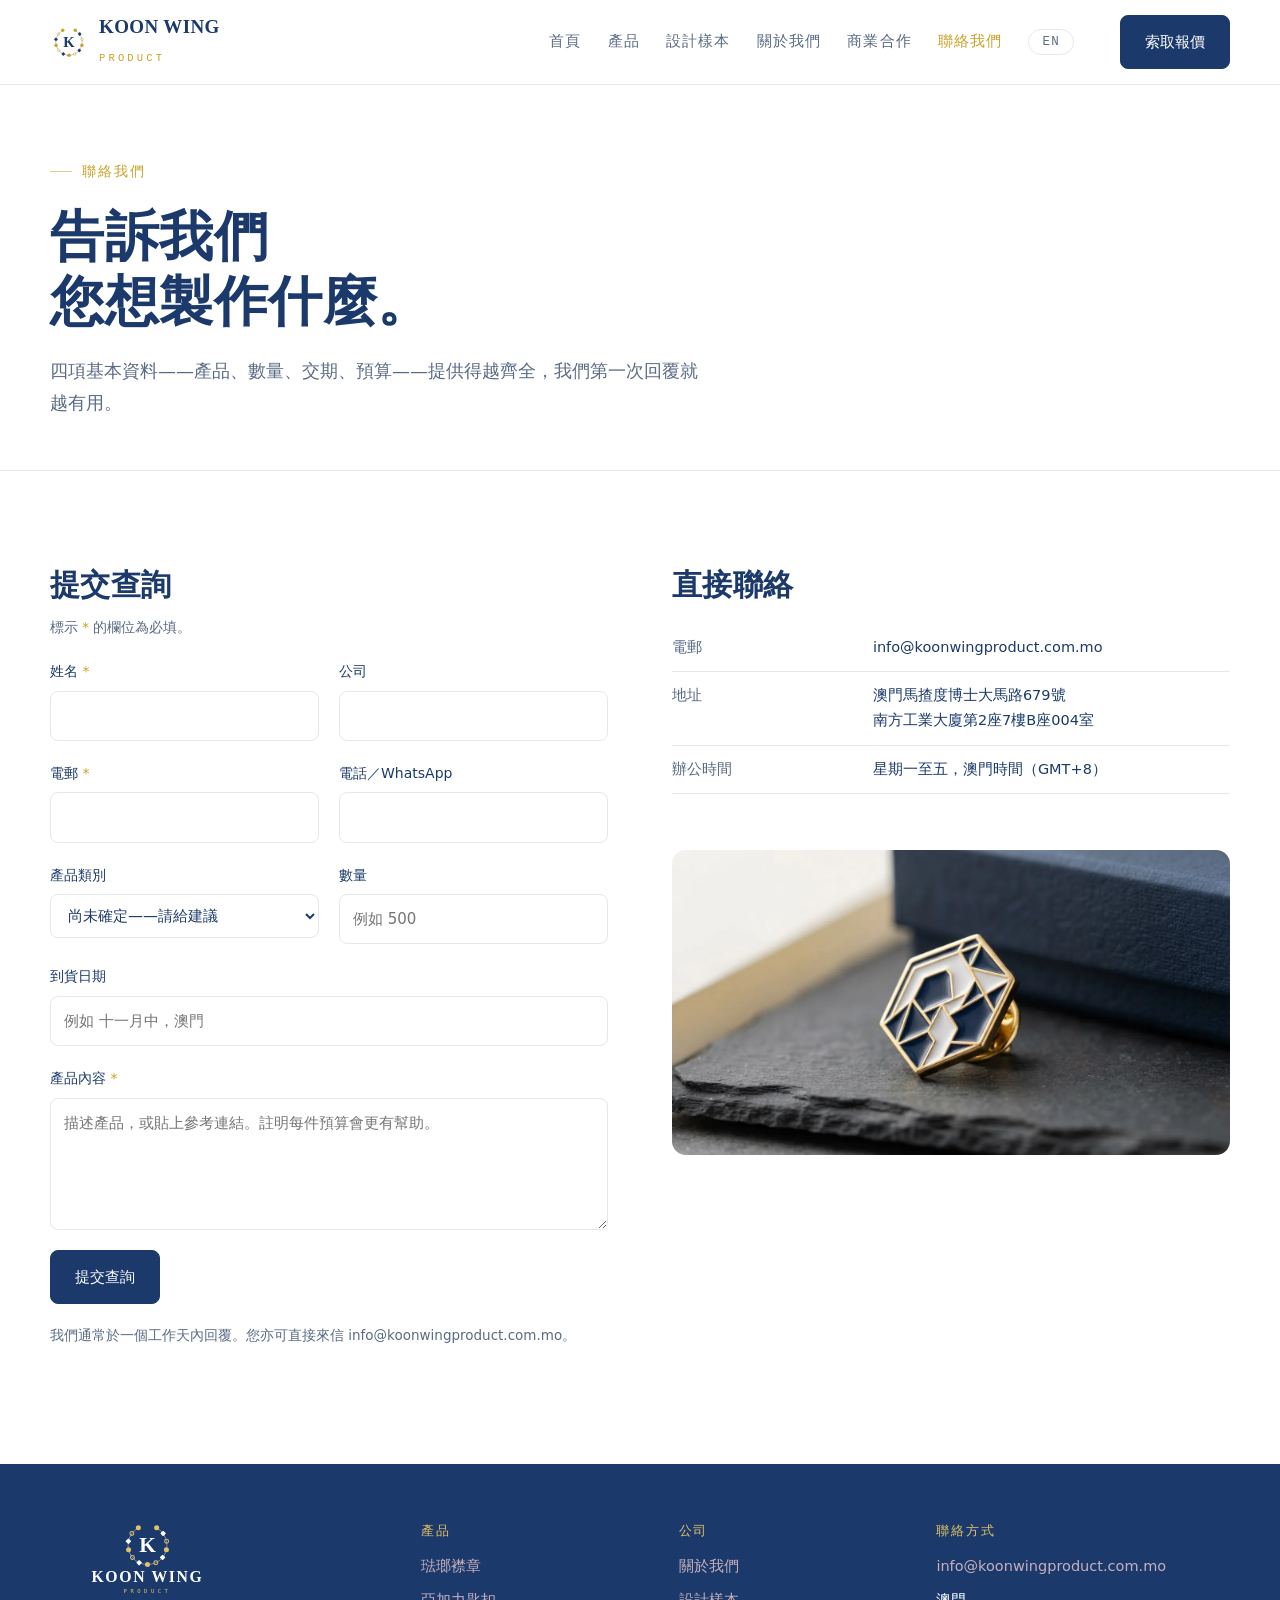
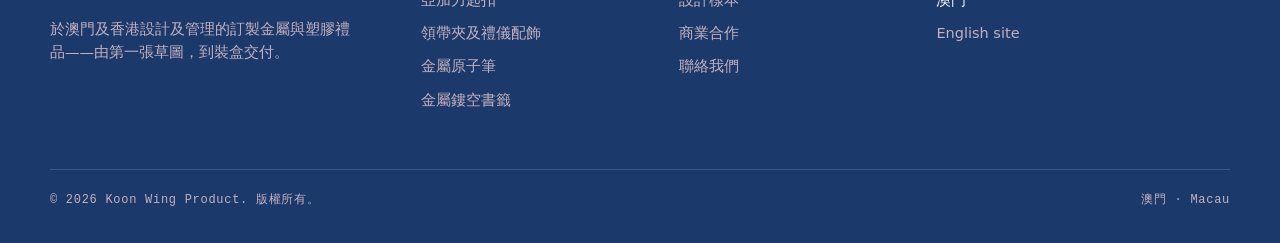
<file: zh/contact.html>
<!doctype html>
<html lang="zh-Hant">
<head>
<meta charset="utf-8">
<meta name="viewport" content="width=device-width, initial-scale=1">
<title>聯絡我們 · 冠榮製品</title>
<meta name="description" content="向澳門冠榮製品索取訂製金屬及塑膠禮品報價。">
<link rel="alternate" hreflang="en" href="../contact.html">
<link rel="alternate" hreflang="zh-Hant" href="contact.html">
<link rel="icon" href="../assets/img/favicon.svg" type="image/svg+xml">
<link rel="stylesheet" href="../assets/css/style.css">
</head>
<body>
<a class="sr-only" href="#main">跳至內容</a>
<header class="topnav">
  <div class="container topnav-inner">
    <a class="brand" href="index.html" aria-label="Koon Wing Product">
      <img src="../assets/img/logo-mark.svg" alt="" width="38" height="38">
      <span class="brand-txt"><span class="mark">KOON WING</span><br><span class="sub">PRODUCT</span></span>
    </a>
    <button class="navtoggle" type="button" aria-expanded="false" aria-label="選單">
      <svg viewBox="0 0 24 24" aria-hidden="true"><path d="M3 6h18M3 12h18M3 18h18" stroke-linecap="round"/></svg>
    </button>
    <nav aria-label="主選單">
        <a class="navlink" href="index.html"><span>首頁</span></a>
        <a class="navlink" href="products.html"><span>產品</span></a>
        <a class="navlink" href="showcase.html"><span>設計樣本</span></a>
        <a class="navlink" href="about.html"><span>關於我們</span></a>
        <a class="navlink" href="partnership.html"><span>商業合作</span></a>
        <a class="navlink" href="contact.html" aria-current=page><span>聯絡我們</span></a>
      <a class="langswitch" href="../contact.html" hreflang="en" title="View in English">EN</a>
      <a class="btn btn-primary nav-cta" href="contact.html">索取報價</a>
    </nav>
  </div>
</header>
<main id="main">
<section class="pagehead">
  <div class="container">
    <p class="eyebrow">聯絡我們</p>
    <h1>告訴我們<br>您想製作什麼。</h1>
    <p class="lead">四項基本資料——產品、數量、交期、預算——提供得越齊全，我們第一次回覆就越有用。</p>
  </div>
</section>

<section class="section">
  <div class="container grid-2" style="gap:clamp(28px,5vw,72px);align-items:start">
    <div>
      <h2 style="font-size:clamp(22px,2.4vw,30px)">提交查詢</h2>
      <p class="form-note" style="margin-top:var(--gap-sm)">標示 <em style="color:var(--accent);font-style:normal">*</em> 的欄位為必填。</p>
      <form id="enquiry" action="mailto:info@koonwingproduct.com.mo" method="post"
            enctype="text/plain" novalidate>
        <div class="grid-2" style="gap:var(--gap-md)">
          <div class="field"><label for="name">姓名 <em>*</em></label>
            <input id="name" name="name" type="text" autocomplete="name" required></div>
          <div class="field"><label for="company">公司</label>
            <input id="company" name="company" type="text" autocomplete="organization"></div>
        </div>
        <div class="grid-2" style="gap:var(--gap-md)">
          <div class="field"><label for="email">電郵 <em>*</em></label>
            <input id="email" name="email" type="email" autocomplete="email" required></div>
          <div class="field"><label for="phone">電話／WhatsApp</label>
            <input id="phone" name="phone" type="tel" autocomplete="tel" inputmode="tel"></div>
        </div>
        <div class="grid-2" style="gap:var(--gap-md)">
          <div class="field"><label for="product">產品類別</label>
            <select id="product" name="product"><option>尚未確定——請給建議</option><option>琺瑯襟章</option><option>亞加力匙扣</option><option>領帶夾及禮儀配飾</option><option>金屬原子筆</option><option>金屬鏤空書籤</option><option>開瓶器</option><option>拉絲金屬杯墊</option><option>金邊琺瑯杯墊</option><option>亞加力印花杯墊</option><option>保溫瓶及飲品器具</option></select></div>
          <div class="field"><label for="qty">數量</label>
            <input id="qty" name="qty" type="text" inputmode="numeric" placeholder="例如 500"></div>
        </div>
        <div class="field"><label for="deadline">到貨日期</label>
          <input id="deadline" name="deadline" type="text" placeholder="例如 十一月中，澳門"></div>
        <div class="field"><label for="msg">產品內容 <em>*</em></label>
          <textarea id="msg" name="msg" required
            placeholder="描述產品，或貼上參考連結。註明每件預算會更有幫助。"></textarea></div>
        <div class="hp" aria-hidden="true">
          <label for="website">Leave this field empty</label>
          <input id="website" name="website" type="text" tabindex="-1" autocomplete="off">
        </div>
        <button class="btn btn-primary" type="submit">提交查詢</button>
        <p class="form-status" role="status" aria-live="polite" hidden></p>
        <p class="form-note" style="margin-top:var(--gap-md)">
          我們通常於一個工作天內回覆。您亦可直接來信
          <a href="mailto:info@koonwingproduct.com.mo">info@koonwingproduct.com.mo</a>。</p>
      </form>
    </div>

    <div>
      <h2 style="font-size:clamp(22px,2.4vw,30px)">直接聯絡</h2>
      <table class="spec" style="margin-top:var(--gap-md)"><tbody><tr><th>電郵</th><td><a href="mailto:info@koonwingproduct.com.mo">info@koonwingproduct.com.mo</a></td></tr><tr><th>地址</th><td>澳門馬揸度博士大馬路679號<br>南方工業大廈第2座7樓B座004室</td></tr><tr><th>辦公時間</th><td>星期一至五，澳門時間（GMT+8）</td></tr></tbody></table>
      <figure style="margin:var(--gap-xl) 0 0">
        <img src="../assets/products/lapel-pin/01.webp" alt="琺瑯襟章"
             style="border-radius:var(--radius-lg);width:100%;height:auto" loading="lazy"
             width="1400" height="764">
      </figure>
    </div>
  </div>
</section>
</main>
<footer class="footer">
  <div class="container">
    <div class="footer-grid">
      <div>
        <img class="flogo" src="../assets/img/logo-lockup-light.svg" alt="Koon Wing Product" width="200" height="78">
        <p class="about">於澳門及香港設計及管理的訂製金屬與塑膠禮品——由第一張草圖，到裝盒交付。</p>
      </div>
      <div>
        <h4>產品</h4>
        <ul><li><a href="products.html#lapel-pin">琺瑯襟章</a></li><li><a href="products.html#keychain">亞加力匙扣</a></li><li><a href="products.html#tie-clip">領帶夾及禮儀配飾</a></li><li><a href="products.html#pen">金屬原子筆</a></li><li><a href="products.html#bookmark">金屬鏤空書籤</a></li></ul>
      </div>
      <div>
        <h4>公司</h4>
        <ul>
          <li><a href="about.html">關於我們</a></li>
          <li><a href="showcase.html">設計樣本</a></li>
          <li><a href="partnership.html">商業合作</a></li>
          <li><a href="contact.html">聯絡我們</a></li>
        </ul>
      </div>
      <div>
        <h4>聯絡方式</h4>
        <ul>
          <li><a href="mailto:info@koonwingproduct.com.mo">info@koonwingproduct.com.mo</a></li>
          <li>澳門</li>
          <li><a href="../index.html">English site</a></li>
        </ul>
      </div>
    </div>
    <div class="footer-base">
      <span>© 2026 Koon Wing Product. 版權所有。</span>
      <span>澳門 · Macau</span>
    </div>
  </div>
</footer>
<script src="../assets/js/main.js"></script>
</body>
</html>
</file>
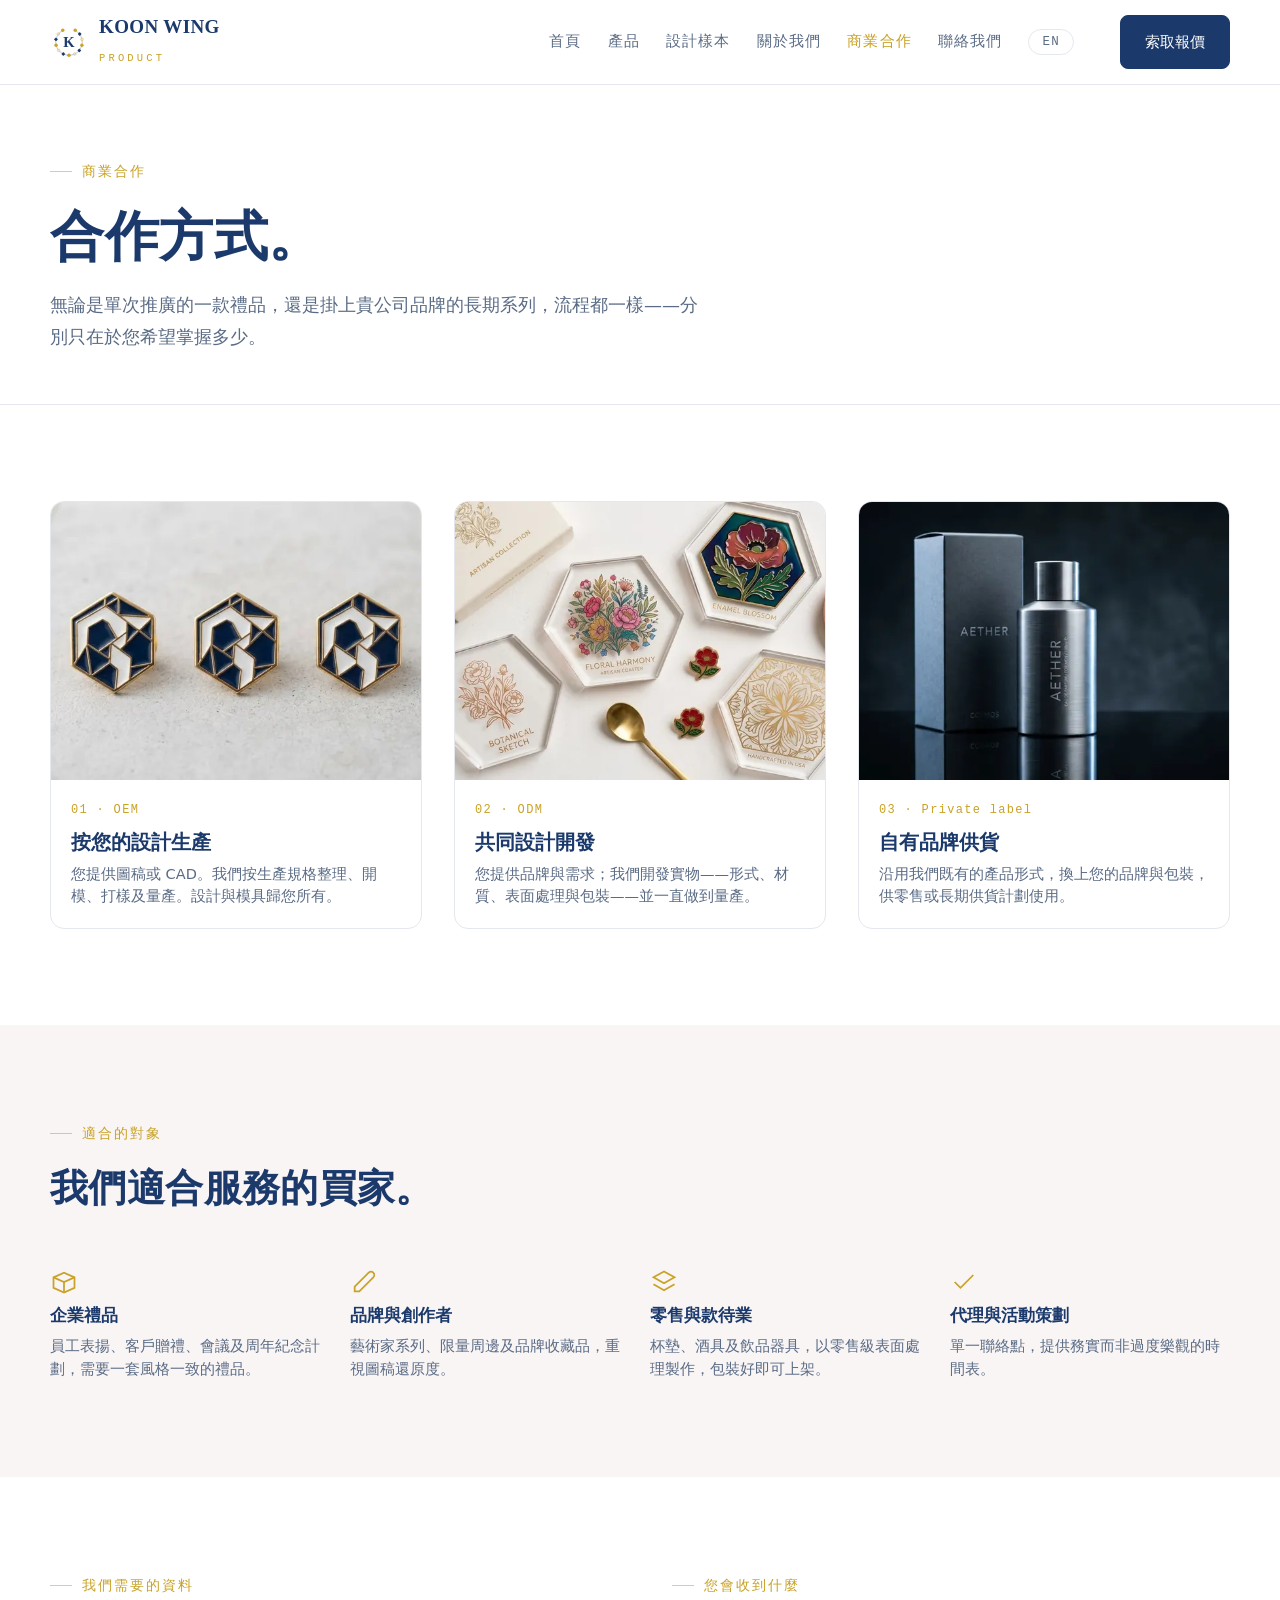
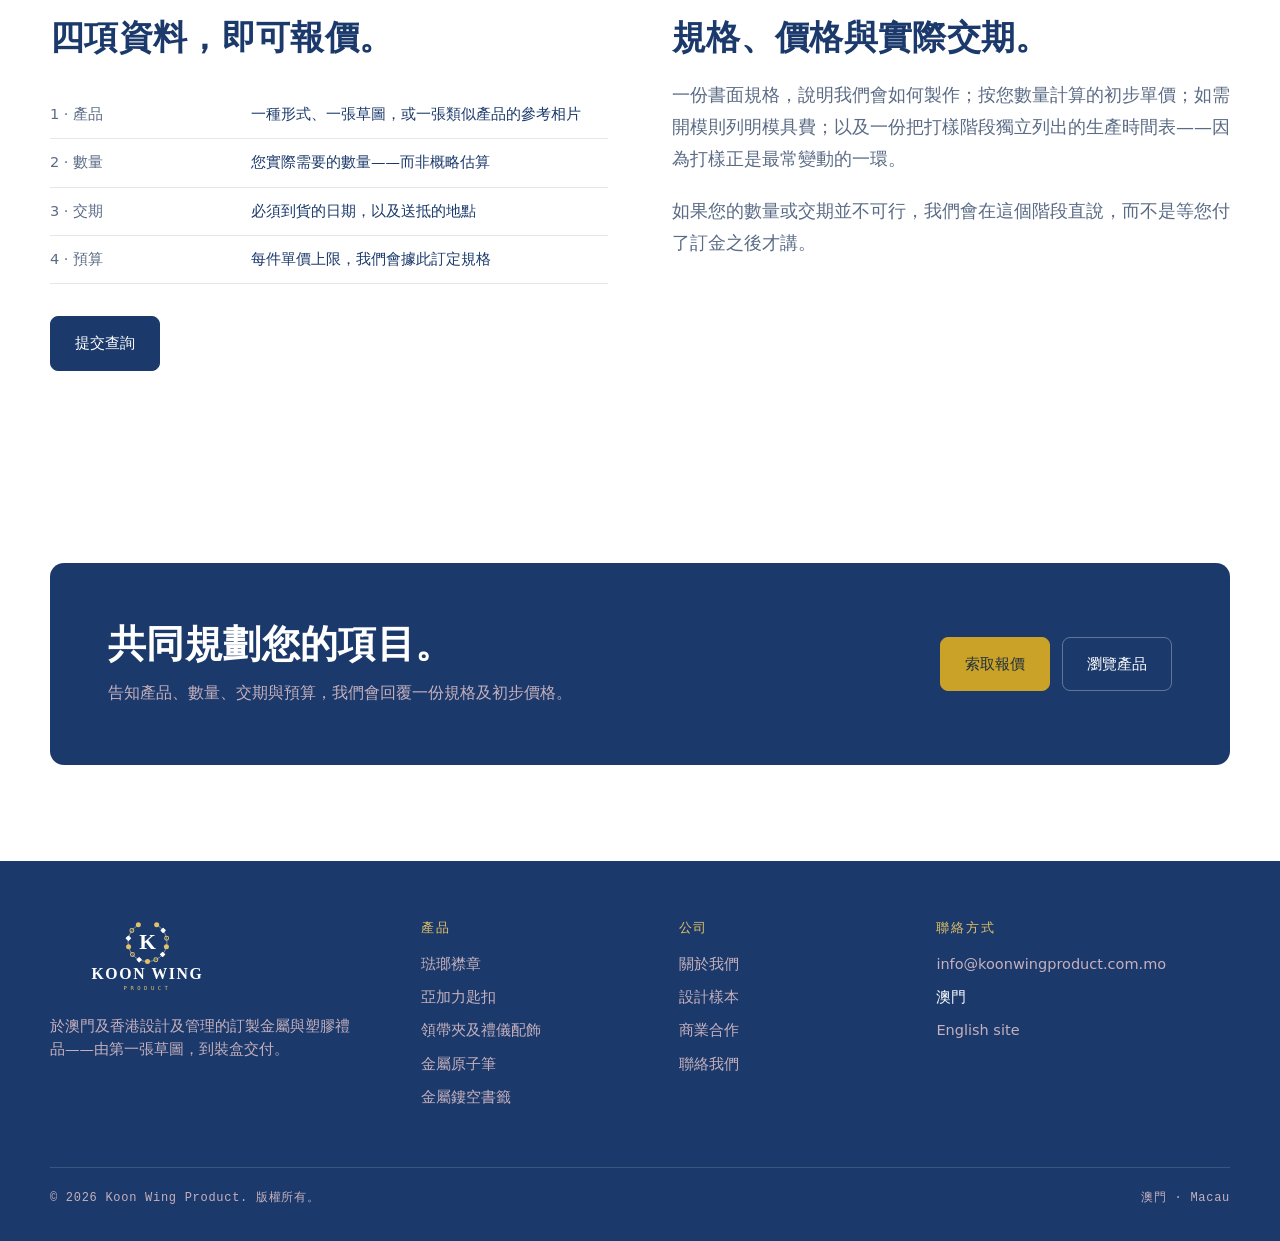
<file: zh/partnership.html>
<!doctype html>
<html lang="zh-Hant">
<head>
<meta charset="utf-8">
<meta name="viewport" content="width=device-width, initial-scale=1">
<title>商業合作 · 冠榮製品</title>
<meta name="description" content="澳門的 OEM／ODM 訂製禮品生產、自有品牌計劃、企業禮品及零售供貨。">
<link rel="alternate" hreflang="en" href="../partnership.html">
<link rel="alternate" hreflang="zh-Hant" href="partnership.html">
<link rel="icon" href="../assets/img/favicon.svg" type="image/svg+xml">
<link rel="stylesheet" href="../assets/css/style.css">
</head>
<body>
<a class="sr-only" href="#main">跳至內容</a>
<header class="topnav">
  <div class="container topnav-inner">
    <a class="brand" href="index.html" aria-label="Koon Wing Product">
      <img src="../assets/img/logo-mark.svg" alt="" width="38" height="38">
      <span class="brand-txt"><span class="mark">KOON WING</span><br><span class="sub">PRODUCT</span></span>
    </a>
    <button class="navtoggle" type="button" aria-expanded="false" aria-label="選單">
      <svg viewBox="0 0 24 24" aria-hidden="true"><path d="M3 6h18M3 12h18M3 18h18" stroke-linecap="round"/></svg>
    </button>
    <nav aria-label="主選單">
        <a class="navlink" href="index.html"><span>首頁</span></a>
        <a class="navlink" href="products.html"><span>產品</span></a>
        <a class="navlink" href="showcase.html"><span>設計樣本</span></a>
        <a class="navlink" href="about.html"><span>關於我們</span></a>
        <a class="navlink" href="partnership.html" aria-current=page><span>商業合作</span></a>
        <a class="navlink" href="contact.html"><span>聯絡我們</span></a>
      <a class="langswitch" href="../partnership.html" hreflang="en" title="View in English">EN</a>
      <a class="btn btn-primary nav-cta" href="contact.html">索取報價</a>
    </nav>
  </div>
</header>
<main id="main">
<section class="pagehead">
  <div class="container">
    <p class="eyebrow">商業合作</p>
    <h1>合作方式。</h1>
    <p class="lead">無論是單次推廣的一款禮品，還是掛上貴公司品牌的長期系列，流程都一樣——分別只在於您希望掌握多少。</p>
  </div>
</section>

<section class="section">
  <div class="container grid-3">
    <div class="card"><div class="card-media"><img src="../assets/products/lapel-pin/05-sm.webp" alt="按您的設計生產" loading="lazy"></div>
      <div class="card-body"><span class="card-idx">01 · OEM</span><h3>按您的設計生產</h3>
        <p>您提供圖稿或 CAD。我們按生產規格整理、開模、打樣及量產。設計與模具歸您所有。</p></div></div>
    <div class="card"><div class="card-media"><img src="../assets/products/coaster-acrylic/06-sm.webp" alt="共同設計開發" loading="lazy"></div>
      <div class="card-body"><span class="card-idx">02 · ODM</span><h3>共同設計開發</h3>
        <p>您提供品牌與需求；我們開發實物——形式、材質、表面處理與包裝——並一直做到量產。</p></div></div>
    <div class="card"><div class="card-media"><img src="../assets/products/flask/01-sm.webp" alt="自有品牌供貨" loading="lazy"></div>
      <div class="card-body"><span class="card-idx">03 · Private label</span><h3>自有品牌供貨</h3>
        <p>沿用我們既有的產品形式，換上您的品牌與包裝，供零售或長期供貨計劃使用。</p></div></div>
  </div>
</section>

<section class="section section--tint">
  <div class="container">
    <div class="section-head">
      <p class="eyebrow">適合的對象</p>
      <h2>我們適合服務的買家。</h2>
    </div>
    <div class="grid-4">
      <div class="feat">
      <svg class="ico" viewBox="0 0 24 24" aria-hidden="true"><path d="M3 8v9l9 4 9-4V8l-9-4-9 4Z"/><path d="M3 8l9 4 9-4"/><path d="M12 12v9"/></svg>
      <h3>企業禮品</h3><p>員工表揚、客戶贈禮、會議及周年紀念計劃，需要一套風格一致的禮品。</p>
    </div>
      <div class="feat">
      <svg class="ico" viewBox="0 0 24 24" aria-hidden="true"><path d="M4 20h4L20 8a2.8 2.8 0 0 0-4-4L4 16v4Z"/></svg>
      <h3>品牌與創作者</h3><p>藝術家系列、限量周邊及品牌收藏品，重視圖稿還原度。</p>
    </div>
      <div class="feat">
      <svg class="ico" viewBox="0 0 24 24" aria-hidden="true"><path d="M12 3 3 8l9 5 9-5-9-5Z"/><path d="M3 14l9 5 9-5"/></svg>
      <h3>零售與款待業</h3><p>杯墊、酒具及飲品器具，以零售級表面處理製作，包裝好即可上架。</p>
    </div>
      <div class="feat">
      <svg class="ico" viewBox="0 0 24 24" aria-hidden="true"><path d="M20 6 9 17l-5-5"/></svg>
      <h3>代理與活動策劃</h3><p>單一聯絡點，提供務實而非過度樂觀的時間表。</p>
    </div>
    </div>
  </div>
</section>

<section class="section">
  <div class="container grid-2" style="gap:clamp(28px,5vw,72px);align-items:start">
    <div>
      <p class="eyebrow">我們需要的資料</p>
      <h2 style="font-size:clamp(24px,2.8vw,34px)">四項資料，即可報價。</h2>
      <table class="spec" style="margin-top:var(--gap-lg)"><tbody><tr><th>1 · 產品</th><td>一種形式、一張草圖，或一張類似產品的參考相片</td></tr><tr><th>2 · 數量</th><td>您實際需要的數量——而非概略估算</td></tr><tr><th>3 · 交期</th><td>必須到貨的日期，以及送抵的地點</td></tr><tr><th>4 · 預算</th><td>每件單價上限，我們會據此訂定規格</td></tr></tbody></table>
      <div class="btn-row"><a class="btn btn-primary" href="contact.html">提交查詢</a></div>
    </div>
    <div>
      <p class="eyebrow">您會收到什麼</p>
      <h2 style="font-size:clamp(24px,2.8vw,34px)">規格、價格與實際交期。</h2>
      <p class="lead" style="margin-top:var(--gap-md)">一份書面規格，說明我們會如何製作；按您數量計算的初步單價；如需開模則列明模具費；以及一份把打樣階段獨立列出的生產時間表——因為打樣正是最常變動的一環。</p>
      <p class="lead" style="margin-top:var(--gap-md)">如果您的數量或交期並不可行，我們會在這個階段直說，而不是等您付了訂金之後才講。</p>
    </div>
  </div>
</section>

<section class="section">
  <div class="container">
    <div class="cta">
      <div>
        <h2>共同規劃您的項目。</h2>
        <p>告知產品、數量、交期與預算，我們會回覆一份規格及初步價格。</p>
      </div>
      <div class="btn-row" style="margin:0">
        <a class="btn btn-gold" href="contact.html">索取報價</a>
        <a class="btn btn-ghost" style="border-color:rgba(255,255,255,.3);color:#fff" href="products.html">瀏覽產品</a>
      </div>
    </div>
  </div>
</section>
</main>
<footer class="footer">
  <div class="container">
    <div class="footer-grid">
      <div>
        <img class="flogo" src="../assets/img/logo-lockup-light.svg" alt="Koon Wing Product" width="200" height="78">
        <p class="about">於澳門及香港設計及管理的訂製金屬與塑膠禮品——由第一張草圖，到裝盒交付。</p>
      </div>
      <div>
        <h4>產品</h4>
        <ul><li><a href="products.html#lapel-pin">琺瑯襟章</a></li><li><a href="products.html#keychain">亞加力匙扣</a></li><li><a href="products.html#tie-clip">領帶夾及禮儀配飾</a></li><li><a href="products.html#pen">金屬原子筆</a></li><li><a href="products.html#bookmark">金屬鏤空書籤</a></li></ul>
      </div>
      <div>
        <h4>公司</h4>
        <ul>
          <li><a href="about.html">關於我們</a></li>
          <li><a href="showcase.html">設計樣本</a></li>
          <li><a href="partnership.html">商業合作</a></li>
          <li><a href="contact.html">聯絡我們</a></li>
        </ul>
      </div>
      <div>
        <h4>聯絡方式</h4>
        <ul>
          <li><a href="mailto:info@koonwingproduct.com.mo">info@koonwingproduct.com.mo</a></li>
          <li>澳門</li>
          <li><a href="../index.html">English site</a></li>
        </ul>
      </div>
    </div>
    <div class="footer-base">
      <span>© 2026 Koon Wing Product. 版權所有。</span>
      <span>澳門 · Macau</span>
    </div>
  </div>
</footer>
<script src="../assets/js/main.js"></script>
</body>
</html>
</file>
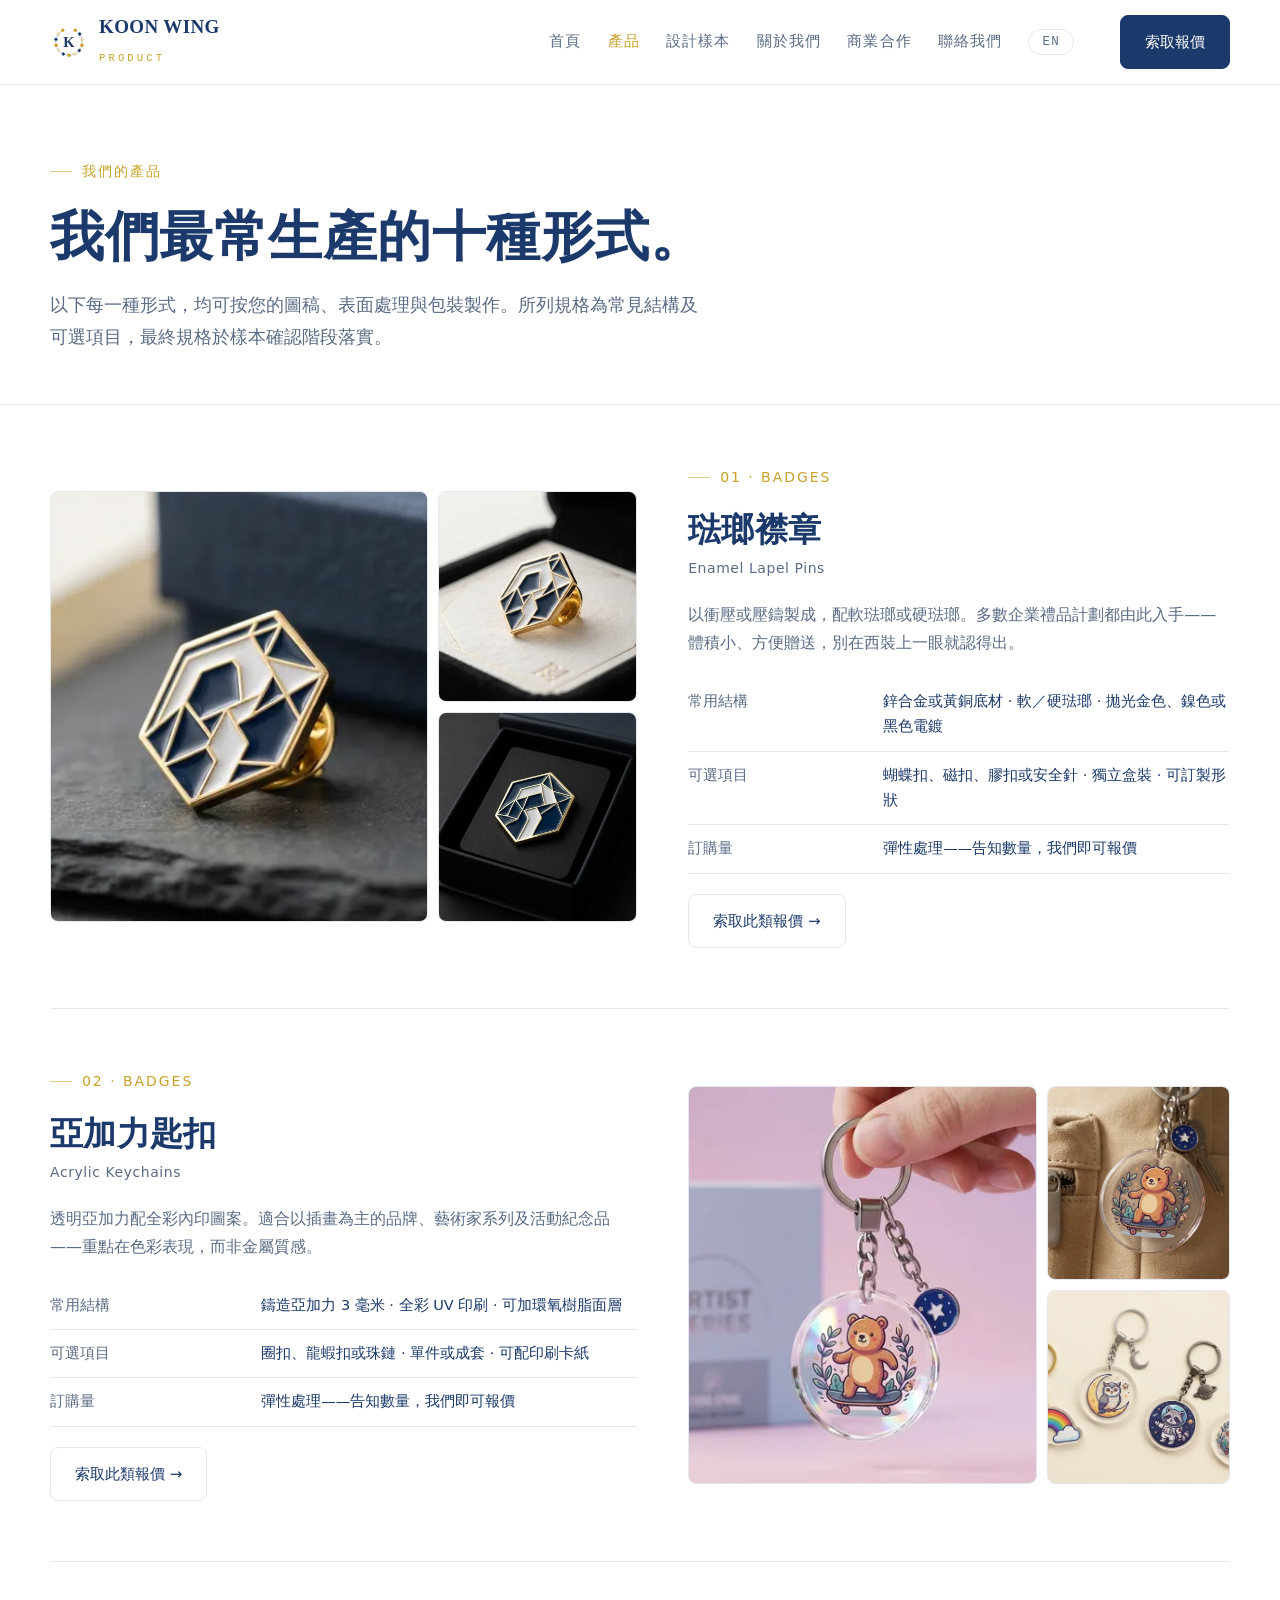
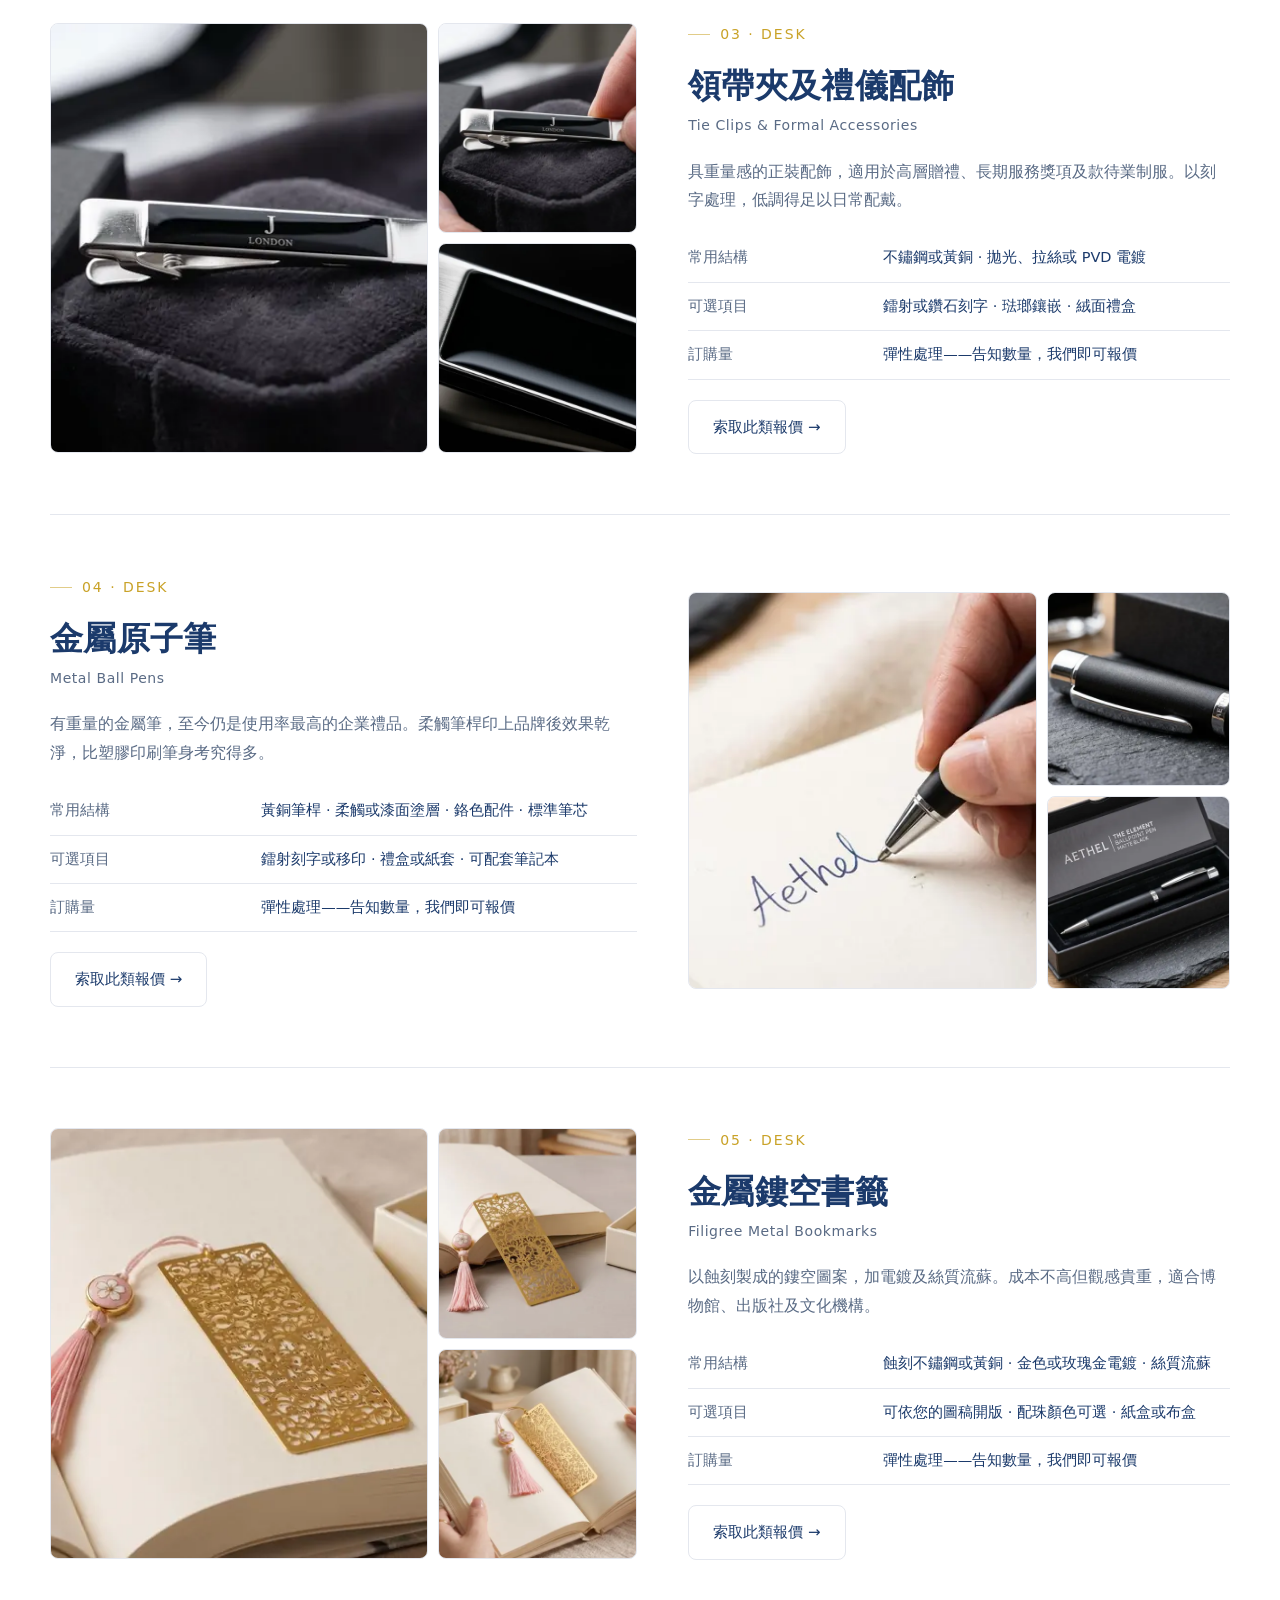
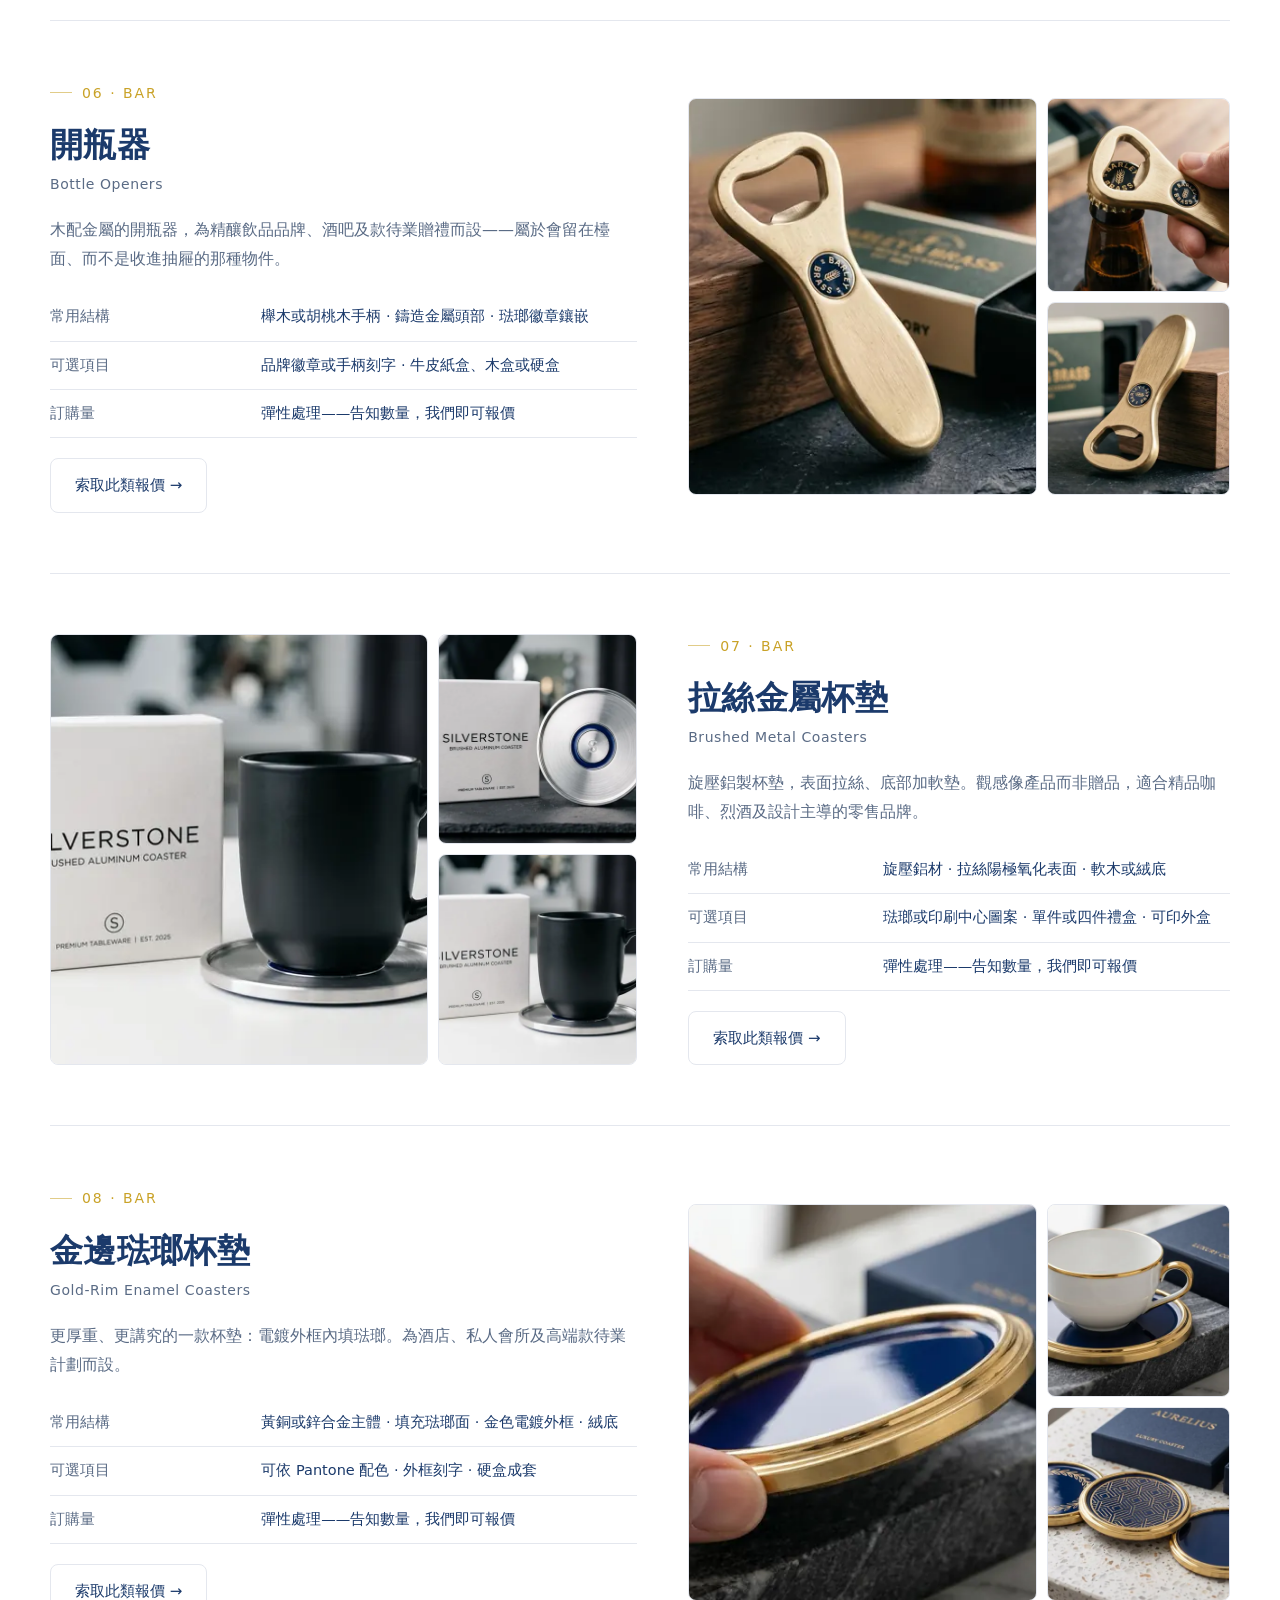
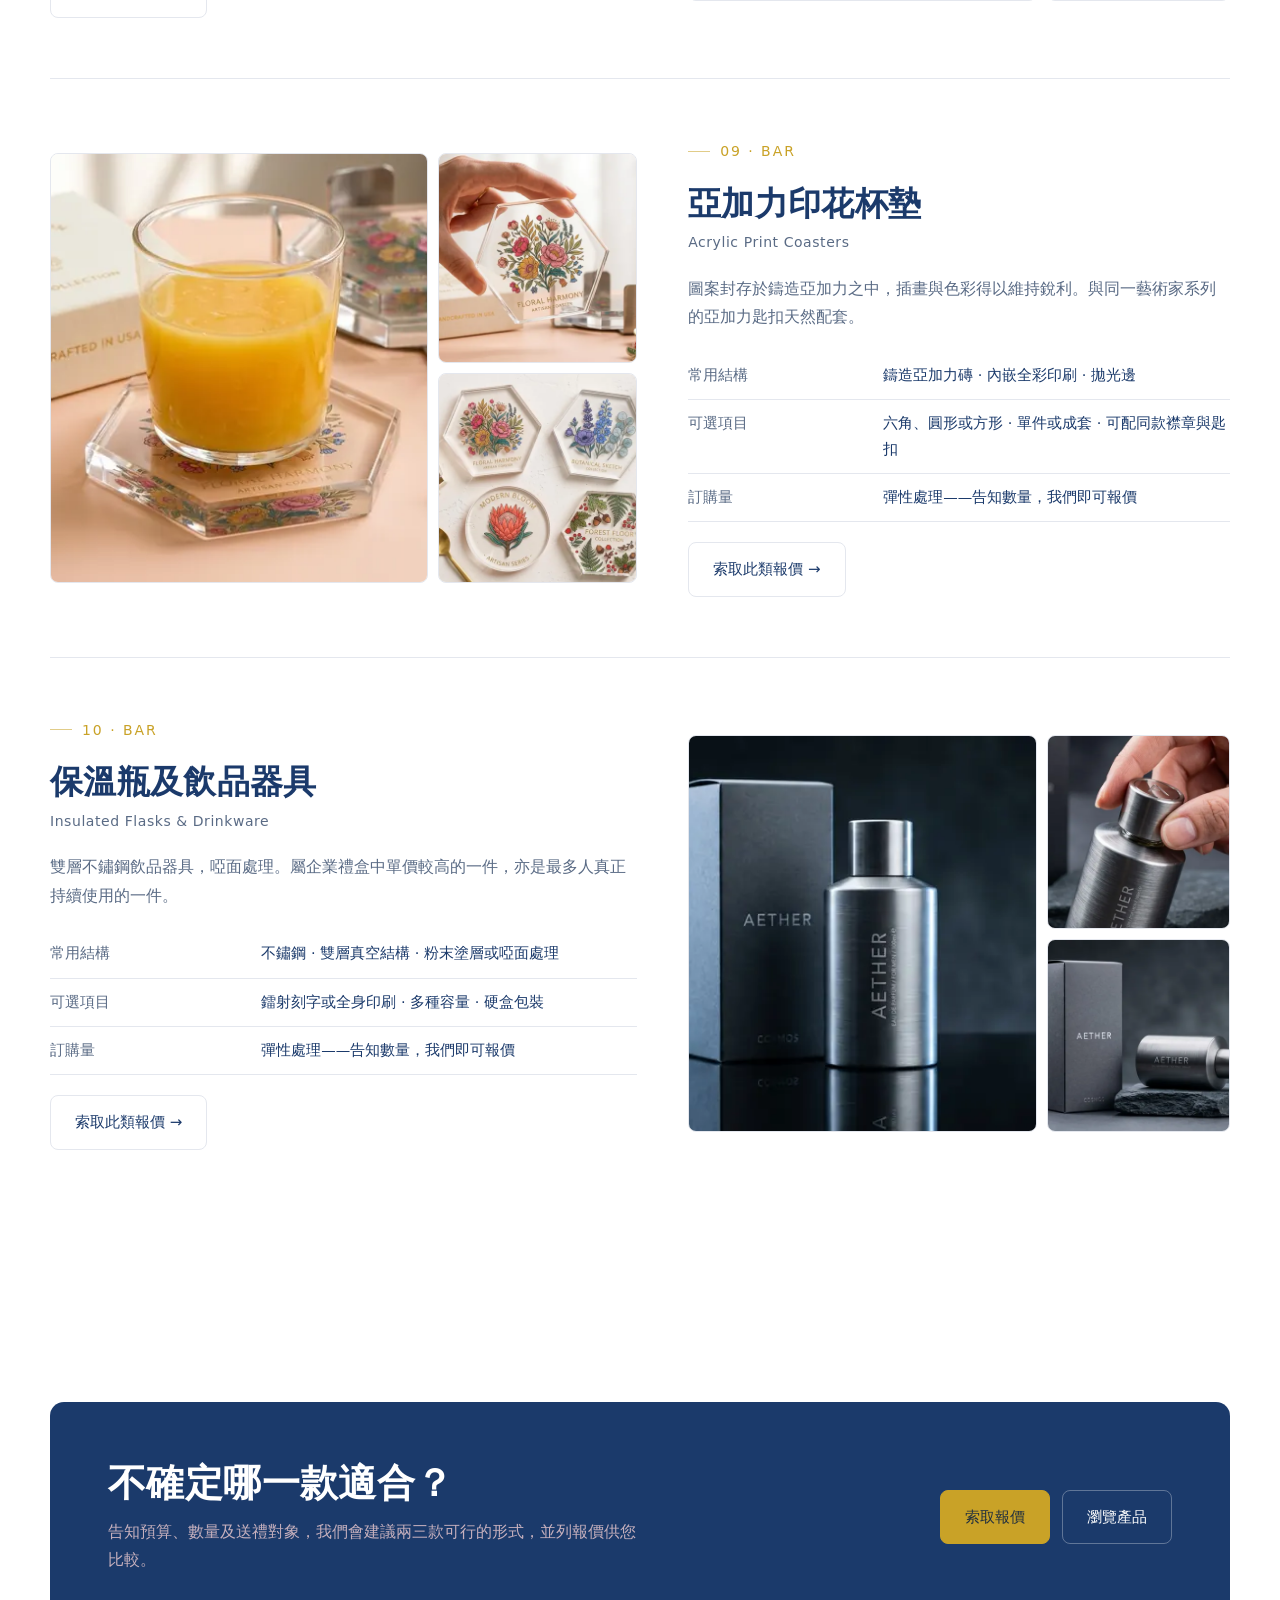
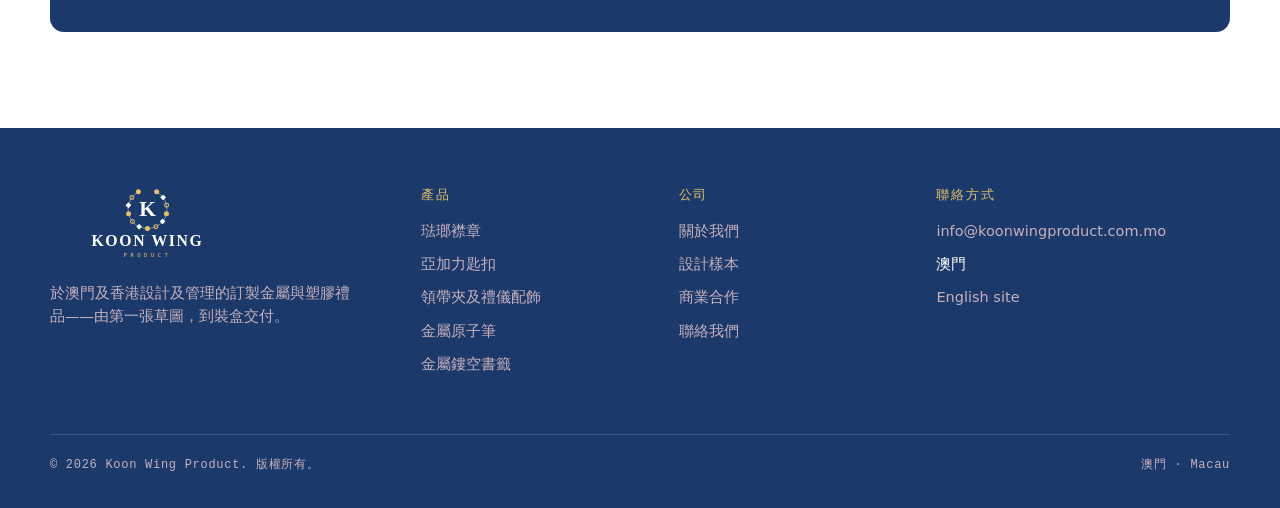
<file: zh/products.html>
<!doctype html>
<html lang="zh-Hant">
<head>
<meta charset="utf-8">
<meta name="viewport" content="width=device-width, initial-scale=1">
<title>產品 · 冠榮製品</title>
<meta name="description" content="訂製琺瑯襟章、亞加力匙扣、領帶夾、金屬原子筆、書籤、開瓶器、杯墊及保溫器具。">
<link rel="alternate" hreflang="en" href="../products.html">
<link rel="alternate" hreflang="zh-Hant" href="products.html">
<link rel="icon" href="../assets/img/favicon.svg" type="image/svg+xml">
<link rel="stylesheet" href="../assets/css/style.css">
</head>
<body>
<a class="sr-only" href="#main">跳至內容</a>
<header class="topnav">
  <div class="container topnav-inner">
    <a class="brand" href="index.html" aria-label="Koon Wing Product">
      <img src="../assets/img/logo-mark.svg" alt="" width="38" height="38">
      <span class="brand-txt"><span class="mark">KOON WING</span><br><span class="sub">PRODUCT</span></span>
    </a>
    <button class="navtoggle" type="button" aria-expanded="false" aria-label="選單">
      <svg viewBox="0 0 24 24" aria-hidden="true"><path d="M3 6h18M3 12h18M3 18h18" stroke-linecap="round"/></svg>
    </button>
    <nav aria-label="主選單">
        <a class="navlink" href="index.html"><span>首頁</span></a>
        <a class="navlink" href="products.html" aria-current=page><span>產品</span></a>
        <a class="navlink" href="showcase.html"><span>設計樣本</span></a>
        <a class="navlink" href="about.html"><span>關於我們</span></a>
        <a class="navlink" href="partnership.html"><span>商業合作</span></a>
        <a class="navlink" href="contact.html"><span>聯絡我們</span></a>
      <a class="langswitch" href="../products.html" hreflang="en" title="View in English">EN</a>
      <a class="btn btn-primary nav-cta" href="contact.html">索取報價</a>
    </nav>
  </div>
</header>
<main id="main">
<section class="pagehead">
  <div class="container">
    <p class="eyebrow">我們的產品</p>
    <h1>我們最常生產的十種形式。</h1>
    <p class="lead">以下每一種形式，均可按您的圖稿、表面處理與包裝製作。所列規格為常見結構及可選項目，最終規格於樣本確認階段落實。</p>
  </div>
</section>
<section class="section" style="padding-top:0">
  <div class="container">
    <article class="prow" id="lapel-pin">
      <div class="prow-media"><img src="../assets/products/lapel-pin/01-sm.webp" alt="琺瑯襟章 1" loading="lazy" width="760" height="415"><img src="../assets/products/lapel-pin/02-sm.webp" alt="琺瑯襟章 2" loading="lazy" width="760" height="415"><img src="../assets/products/lapel-pin/03-sm.webp" alt="琺瑯襟章 3" loading="lazy" width="760" height="760"></div>
      <div class="prow-body">
        <p class="eyebrow">01 · BADGES</p>
        <h2 style="font-size:clamp(24px,2.6vw,34px)">琺瑯襟章</h2>
        <p class="cn-sub">Enamel Lapel Pins</p>
        <p class="lead" style="font-size:16px;margin-top:var(--gap-md)">以衝壓或壓鑄製成，配軟琺瑯或硬琺瑯。多數企業禮品計劃都由此入手——體積小、方便贈送，別在西裝上一眼就認得出。</p>
        <table class="spec" style="margin-top:var(--gap-md)">
          <tbody>
            <tr><th>常用結構</th><td>鋅合金或黃銅底材 · 軟／硬琺瑯 · 拋光金色、鎳色或黑色電鍍</td></tr>
            <tr><th>可選項目</th><td>蝴蝶扣、磁扣、膠扣或安全針 · 獨立盒裝 · 可訂製形狀</td></tr>
            <tr><th>訂購量</th><td>彈性處理——告知數量，我們即可報價</td></tr>
          </tbody>
        </table>
        <div class="btn-row"><a class="btn btn-ghost" href="contact.html">索取此類報價 →</a></div>
      </div>
    </article>
    <article class="prow rev" id="keychain">
      <div class="prow-media"><img src="../assets/products/keychain/01-sm.webp" alt="亞加力匙扣 1" loading="lazy" width="760" height="425"><img src="../assets/products/keychain/02-sm.webp" alt="亞加力匙扣 2" loading="lazy" width="760" height="425"><img src="../assets/products/keychain/03-sm.webp" alt="亞加力匙扣 3" loading="lazy" width="760" height="425"></div>
      <div class="prow-body">
        <p class="eyebrow">02 · BADGES</p>
        <h2 style="font-size:clamp(24px,2.6vw,34px)">亞加力匙扣</h2>
        <p class="cn-sub">Acrylic Keychains</p>
        <p class="lead" style="font-size:16px;margin-top:var(--gap-md)">透明亞加力配全彩內印圖案。適合以插畫為主的品牌、藝術家系列及活動紀念品——重點在色彩表現，而非金屬質感。</p>
        <table class="spec" style="margin-top:var(--gap-md)">
          <tbody>
            <tr><th>常用結構</th><td>鑄造亞加力 3 毫米 · 全彩 UV 印刷 · 可加環氧樹脂面層</td></tr>
            <tr><th>可選項目</th><td>圈扣、龍蝦扣或珠鏈 · 單件或成套 · 可配印刷卡紙</td></tr>
            <tr><th>訂購量</th><td>彈性處理——告知數量，我們即可報價</td></tr>
          </tbody>
        </table>
        <div class="btn-row"><a class="btn btn-ghost" href="contact.html">索取此類報價 →</a></div>
      </div>
    </article>
    <article class="prow" id="tie-clip">
      <div class="prow-media"><img src="../assets/products/tie-clip/01-sm.webp" alt="領帶夾及禮儀配飾 1" loading="lazy" width="760" height="424"><img src="../assets/products/tie-clip/02-sm.webp" alt="領帶夾及禮儀配飾 2" loading="lazy" width="760" height="424"><img src="../assets/products/tie-clip/03-sm.webp" alt="領帶夾及禮儀配飾 3" loading="lazy" width="760" height="506"></div>
      <div class="prow-body">
        <p class="eyebrow">03 · DESK</p>
        <h2 style="font-size:clamp(24px,2.6vw,34px)">領帶夾及禮儀配飾</h2>
        <p class="cn-sub">Tie Clips & Formal Accessories</p>
        <p class="lead" style="font-size:16px;margin-top:var(--gap-md)">具重量感的正裝配飾，適用於高層贈禮、長期服務獎項及款待業制服。以刻字處理，低調得足以日常配戴。</p>
        <table class="spec" style="margin-top:var(--gap-md)">
          <tbody>
            <tr><th>常用結構</th><td>不鏽鋼或黃銅 · 拋光、拉絲或 PVD 電鍍</td></tr>
            <tr><th>可選項目</th><td>鐳射或鑽石刻字 · 琺瑯鑲嵌 · 絨面禮盒</td></tr>
            <tr><th>訂購量</th><td>彈性處理——告知數量，我們即可報價</td></tr>
          </tbody>
        </table>
        <div class="btn-row"><a class="btn btn-ghost" href="contact.html">索取此類報價 →</a></div>
      </div>
    </article>
    <article class="prow rev" id="pen">
      <div class="prow-media"><img src="../assets/products/pen/01-sm.webp" alt="金屬原子筆 1" loading="lazy" width="760" height="424"><img src="../assets/products/pen/02-sm.webp" alt="金屬原子筆 2" loading="lazy" width="760" height="424"><img src="../assets/products/pen/03-sm.webp" alt="金屬原子筆 3" loading="lazy" width="760" height="424"></div>
      <div class="prow-body">
        <p class="eyebrow">04 · DESK</p>
        <h2 style="font-size:clamp(24px,2.6vw,34px)">金屬原子筆</h2>
        <p class="cn-sub">Metal Ball Pens</p>
        <p class="lead" style="font-size:16px;margin-top:var(--gap-md)">有重量的金屬筆，至今仍是使用率最高的企業禮品。柔觸筆桿印上品牌後效果乾淨，比塑膠印刷筆身考究得多。</p>
        <table class="spec" style="margin-top:var(--gap-md)">
          <tbody>
            <tr><th>常用結構</th><td>黃銅筆桿 · 柔觸或漆面塗層 · 鉻色配件 · 標準筆芯</td></tr>
            <tr><th>可選項目</th><td>鐳射刻字或移印 · 禮盒或紙套 · 可配套筆記本</td></tr>
            <tr><th>訂購量</th><td>彈性處理——告知數量，我們即可報價</td></tr>
          </tbody>
        </table>
        <div class="btn-row"><a class="btn btn-ghost" href="contact.html">索取此類報價 →</a></div>
      </div>
    </article>
    <article class="prow" id="bookmark">
      <div class="prow-media"><img src="../assets/products/bookmark/01-sm.webp" alt="金屬鏤空書籤 1" loading="lazy" width="760" height="434"><img src="../assets/products/bookmark/02-sm.webp" alt="金屬鏤空書籤 2" loading="lazy" width="760" height="434"><img src="../assets/products/bookmark/03-sm.webp" alt="金屬鏤空書籤 3" loading="lazy" width="760" height="424"></div>
      <div class="prow-body">
        <p class="eyebrow">05 · DESK</p>
        <h2 style="font-size:clamp(24px,2.6vw,34px)">金屬鏤空書籤</h2>
        <p class="cn-sub">Filigree Metal Bookmarks</p>
        <p class="lead" style="font-size:16px;margin-top:var(--gap-md)">以蝕刻製成的鏤空圖案，加電鍍及絲質流蘇。成本不高但觀感貴重，適合博物館、出版社及文化機構。</p>
        <table class="spec" style="margin-top:var(--gap-md)">
          <tbody>
            <tr><th>常用結構</th><td>蝕刻不鏽鋼或黃銅 · 金色或玫瑰金電鍍 · 絲質流蘇</td></tr>
            <tr><th>可選項目</th><td>可依您的圖稿開版 · 配珠顏色可選 · 紙盒或布盒</td></tr>
            <tr><th>訂購量</th><td>彈性處理——告知數量，我們即可報價</td></tr>
          </tbody>
        </table>
        <div class="btn-row"><a class="btn btn-ghost" href="contact.html">索取此類報價 →</a></div>
      </div>
    </article>
    <article class="prow rev" id="bottle-opener">
      <div class="prow-media"><img src="../assets/products/bottle-opener/01-sm.webp" alt="開瓶器 1" loading="lazy" width="760" height="424"><img src="../assets/products/bottle-opener/02-sm.webp" alt="開瓶器 2" loading="lazy" width="760" height="424"><img src="../assets/products/bottle-opener/03-sm.webp" alt="開瓶器 3" loading="lazy" width="760" height="424"></div>
      <div class="prow-body">
        <p class="eyebrow">06 · BAR</p>
        <h2 style="font-size:clamp(24px,2.6vw,34px)">開瓶器</h2>
        <p class="cn-sub">Bottle Openers</p>
        <p class="lead" style="font-size:16px;margin-top:var(--gap-md)">木配金屬的開瓶器，為精釀飲品品牌、酒吧及款待業贈禮而設——屬於會留在檯面、而不是收進抽屜的那種物件。</p>
        <table class="spec" style="margin-top:var(--gap-md)">
          <tbody>
            <tr><th>常用結構</th><td>櫸木或胡桃木手柄 · 鑄造金屬頭部 · 琺瑯徽章鑲嵌</td></tr>
            <tr><th>可選項目</th><td>品牌徽章或手柄刻字 · 牛皮紙盒、木盒或硬盒</td></tr>
            <tr><th>訂購量</th><td>彈性處理——告知數量，我們即可報價</td></tr>
          </tbody>
        </table>
        <div class="btn-row"><a class="btn btn-ghost" href="contact.html">索取此類報價 →</a></div>
      </div>
    </article>
    <article class="prow" id="coaster-metal">
      <div class="prow-media"><img src="../assets/products/coaster-metal/01-sm.webp" alt="拉絲金屬杯墊 1" loading="lazy" width="760" height="424"><img src="../assets/products/coaster-metal/02-sm.webp" alt="拉絲金屬杯墊 2" loading="lazy" width="760" height="424"><img src="../assets/products/coaster-metal/03-sm.webp" alt="拉絲金屬杯墊 3" loading="lazy" width="760" height="424"></div>
      <div class="prow-body">
        <p class="eyebrow">07 · BAR</p>
        <h2 style="font-size:clamp(24px,2.6vw,34px)">拉絲金屬杯墊</h2>
        <p class="cn-sub">Brushed Metal Coasters</p>
        <p class="lead" style="font-size:16px;margin-top:var(--gap-md)">旋壓鋁製杯墊，表面拉絲、底部加軟墊。觀感像產品而非贈品，適合精品咖啡、烈酒及設計主導的零售品牌。</p>
        <table class="spec" style="margin-top:var(--gap-md)">
          <tbody>
            <tr><th>常用結構</th><td>旋壓鋁材 · 拉絲陽極氧化表面 · 軟木或絨底</td></tr>
            <tr><th>可選項目</th><td>琺瑯或印刷中心圖案 · 單件或四件禮盒 · 可印外盒</td></tr>
            <tr><th>訂購量</th><td>彈性處理——告知數量，我們即可報價</td></tr>
          </tbody>
        </table>
        <div class="btn-row"><a class="btn btn-ghost" href="contact.html">索取此類報價 →</a></div>
      </div>
    </article>
    <article class="prow rev" id="coaster-enamel">
      <div class="prow-media"><img src="../assets/products/coaster-enamel/01-sm.webp" alt="金邊琺瑯杯墊 1" loading="lazy" width="760" height="424"><img src="../assets/products/coaster-enamel/02-sm.webp" alt="金邊琺瑯杯墊 2" loading="lazy" width="760" height="424"><img src="../assets/products/coaster-enamel/03-sm.webp" alt="金邊琺瑯杯墊 3" loading="lazy" width="760" height="424"></div>
      <div class="prow-body">
        <p class="eyebrow">08 · BAR</p>
        <h2 style="font-size:clamp(24px,2.6vw,34px)">金邊琺瑯杯墊</h2>
        <p class="cn-sub">Gold-Rim Enamel Coasters</p>
        <p class="lead" style="font-size:16px;margin-top:var(--gap-md)">更厚重、更講究的一款杯墊：電鍍外框內填琺瑯。為酒店、私人會所及高端款待業計劃而設。</p>
        <table class="spec" style="margin-top:var(--gap-md)">
          <tbody>
            <tr><th>常用結構</th><td>黃銅或鋅合金主體 · 填充琺瑯面 · 金色電鍍外框 · 絨底</td></tr>
            <tr><th>可選項目</th><td>可依 Pantone 配色 · 外框刻字 · 硬盒成套</td></tr>
            <tr><th>訂購量</th><td>彈性處理——告知數量，我們即可報價</td></tr>
          </tbody>
        </table>
        <div class="btn-row"><a class="btn btn-ghost" href="contact.html">索取此類報價 →</a></div>
      </div>
    </article>
    <article class="prow" id="coaster-acrylic">
      <div class="prow-media"><img src="../assets/products/coaster-acrylic/01-sm.webp" alt="亞加力印花杯墊 1" loading="lazy" width="760" height="424"><img src="../assets/products/coaster-acrylic/02-sm.webp" alt="亞加力印花杯墊 2" loading="lazy" width="760" height="424"><img src="../assets/products/coaster-acrylic/03-sm.webp" alt="亞加力印花杯墊 3" loading="lazy" width="760" height="424"></div>
      <div class="prow-body">
        <p class="eyebrow">09 · BAR</p>
        <h2 style="font-size:clamp(24px,2.6vw,34px)">亞加力印花杯墊</h2>
        <p class="cn-sub">Acrylic Print Coasters</p>
        <p class="lead" style="font-size:16px;margin-top:var(--gap-md)">圖案封存於鑄造亞加力之中，插畫與色彩得以維持銳利。與同一藝術家系列的亞加力匙扣天然配套。</p>
        <table class="spec" style="margin-top:var(--gap-md)">
          <tbody>
            <tr><th>常用結構</th><td>鑄造亞加力磚 · 內嵌全彩印刷 · 拋光邊</td></tr>
            <tr><th>可選項目</th><td>六角、圓形或方形 · 單件或成套 · 可配同款襟章與匙扣</td></tr>
            <tr><th>訂購量</th><td>彈性處理——告知數量，我們即可報價</td></tr>
          </tbody>
        </table>
        <div class="btn-row"><a class="btn btn-ghost" href="contact.html">索取此類報價 →</a></div>
      </div>
    </article>
    <article class="prow rev" id="flask">
      <div class="prow-media"><img src="../assets/products/flask/01-sm.webp" alt="保溫瓶及飲品器具 1" loading="lazy" width="760" height="424"><img src="../assets/products/flask/02-sm.webp" alt="保溫瓶及飲品器具 2" loading="lazy" width="760" height="424"><img src="../assets/products/flask/03-sm.webp" alt="保溫瓶及飲品器具 3" loading="lazy" width="760" height="424"></div>
      <div class="prow-body">
        <p class="eyebrow">10 · BAR</p>
        <h2 style="font-size:clamp(24px,2.6vw,34px)">保溫瓶及飲品器具</h2>
        <p class="cn-sub">Insulated Flasks & Drinkware</p>
        <p class="lead" style="font-size:16px;margin-top:var(--gap-md)">雙層不鏽鋼飲品器具，啞面處理。屬企業禮盒中單價較高的一件，亦是最多人真正持續使用的一件。</p>
        <table class="spec" style="margin-top:var(--gap-md)">
          <tbody>
            <tr><th>常用結構</th><td>不鏽鋼 · 雙層真空結構 · 粉末塗層或啞面處理</td></tr>
            <tr><th>可選項目</th><td>鐳射刻字或全身印刷 · 多種容量 · 硬盒包裝</td></tr>
            <tr><th>訂購量</th><td>彈性處理——告知數量，我們即可報價</td></tr>
          </tbody>
        </table>
        <div class="btn-row"><a class="btn btn-ghost" href="contact.html">索取此類報價 →</a></div>
      </div>
    </article>
  </div>
</section>
<section class="section">
  <div class="container">
    <div class="cta">
      <div>
        <h2>不確定哪一款適合？</h2>
        <p>告知預算、數量及送禮對象，我們會建議兩三款可行的形式，並列報價供您比較。</p>
      </div>
      <div class="btn-row" style="margin:0">
        <a class="btn btn-gold" href="contact.html">索取報價</a>
        <a class="btn btn-ghost" style="border-color:rgba(255,255,255,.3);color:#fff" href="products.html">瀏覽產品</a>
      </div>
    </div>
  </div>
</section>
</main>
<footer class="footer">
  <div class="container">
    <div class="footer-grid">
      <div>
        <img class="flogo" src="../assets/img/logo-lockup-light.svg" alt="Koon Wing Product" width="200" height="78">
        <p class="about">於澳門及香港設計及管理的訂製金屬與塑膠禮品——由第一張草圖，到裝盒交付。</p>
      </div>
      <div>
        <h4>產品</h4>
        <ul><li><a href="products.html#lapel-pin">琺瑯襟章</a></li><li><a href="products.html#keychain">亞加力匙扣</a></li><li><a href="products.html#tie-clip">領帶夾及禮儀配飾</a></li><li><a href="products.html#pen">金屬原子筆</a></li><li><a href="products.html#bookmark">金屬鏤空書籤</a></li></ul>
      </div>
      <div>
        <h4>公司</h4>
        <ul>
          <li><a href="about.html">關於我們</a></li>
          <li><a href="showcase.html">設計樣本</a></li>
          <li><a href="partnership.html">商業合作</a></li>
          <li><a href="contact.html">聯絡我們</a></li>
        </ul>
      </div>
      <div>
        <h4>聯絡方式</h4>
        <ul>
          <li><a href="mailto:info@koonwingproduct.com.mo">info@koonwingproduct.com.mo</a></li>
          <li>澳門</li>
          <li><a href="../index.html">English site</a></li>
        </ul>
      </div>
    </div>
    <div class="footer-base">
      <span>© 2026 Koon Wing Product. 版權所有。</span>
      <span>澳門 · Macau</span>
    </div>
  </div>
</footer>
<script src="../assets/js/main.js"></script>
</body>
</html>
</file>
<file: assets/css/style.css>
/* ══════════════════════════════════════════════════════════════
   Koon Wing Product — design system
   Palette: navy ink · gold accent (sparing) · white canvas
   ══════════════════════════════════════════════════════════════ */
:root{
  --bg:#ffffff; --surface:#ffffff;
  --fg:#1b3a6b; --muted:#5a6b85; --border:#e4e7ee;
  --accent:#c9a227; --accent-hi:#e3c167;

  --accent-soft:color-mix(in oklch, var(--accent) 15%, transparent);
  --accent-line:color-mix(in oklch, var(--accent) 55%, transparent);
  --navy-deep:color-mix(in oklch, var(--fg) 86%, black);
  --navy-tint:color-mix(in oklch, var(--fg) 4%, var(--surface));
  --on-navy-dim:color-mix(in oklch, white 66%, var(--fg));

  --font-display:'Iowan Old Style','Charter','Palatino Linotype',Georgia,'Times New Roman',serif;
  --font-body:-apple-system,BlinkMacSystemFont,'Segoe UI',system-ui,sans-serif;
  --font-mono:ui-monospace,'SF Mono',Menlo,monospace;
  --font-cn:'Noto Sans TC','PingFang TC','Microsoft JhengHei',var(--font-body);

  --fs-h1:clamp(40px,5.2vw,70px);
  --fs-h2:clamp(28px,3.6vw,44px);
  --fs-h3:20px; --fs-lead:18px; --fs-body:16px; --fs-meta:13px;

  --gap-xs:8px; --gap-sm:12px; --gap-md:20px;
  --gap-lg:32px; --gap-xl:56px; --gap-2xl:96px;
  --container:1260px; --gutter:40px;
  --radius:8px; --radius-lg:14px;
}
*,*::before,*::after{box-sizing:border-box}
html{-webkit-text-size-adjust:100%;scroll-behavior:smooth}
body{margin:0;background:var(--bg);color:var(--fg);font-family:var(--font-body);
  font-size:var(--fs-body);line-height:1.6;-webkit-font-smoothing:antialiased}
img,svg{display:block;max-width:100%}
img{height:auto}
a{color:inherit;text-decoration:none}
button{font:inherit;cursor:pointer}
p{text-wrap:pretty} h1,h2,h3,h4{text-wrap:balance}
:focus-visible{outline:2px solid var(--accent);outline-offset:3px;border-radius:3px}
.sr-only{position:absolute;width:1px;height:1px;overflow:hidden;clip:rect(0 0 0 0);white-space:nowrap}

/* ─ layout ─ */
.container{max-width:var(--container);margin-inline:auto;padding-inline:var(--gutter)}
.section{padding-block:clamp(52px,8vw,var(--gap-2xl))}
.section--tint{background:var(--navy-tint)}
.grid-2{display:grid;grid-template-columns:repeat(2,1fr);gap:var(--gap-lg)}
.grid-3{display:grid;grid-template-columns:repeat(3,1fr);gap:var(--gap-lg)}
.grid-4{display:grid;grid-template-columns:repeat(4,1fr);gap:var(--gap-md)}
@media(max-width:920px){
  .grid-2{grid-template-columns:1fr}
  .grid-3,.grid-4{grid-template-columns:repeat(2,1fr)}}
@media(max-width:640px){:root{--gutter:22px}
  .grid-3,.grid-4{grid-template-columns:1fr}}

/* ─ type ─ */
h1{font-family:var(--font-display);font-size:var(--fs-h1);line-height:1.04;letter-spacing:-.02em;font-weight:600;margin:0}
h2{font-family:var(--font-display);font-size:var(--fs-h2);line-height:1.12;letter-spacing:-.015em;font-weight:600;margin:0}
h3{font-size:var(--fs-h3);font-weight:600;line-height:1.3;margin:0}
.lead{font-size:var(--fs-lead);line-height:1.62;color:var(--muted);max-width:58ch;margin:0}
.eyebrow{font-family:var(--font-mono);font-size:13.5px;letter-spacing:.12em;text-transform:uppercase;
  color:var(--accent);margin:0 0 var(--gap-md);display:flex;align-items:center;gap:10px}
.eyebrow::before{content:'';width:22px;height:1px;background:var(--accent-line);flex:none}
.cn{font-family:var(--font-cn);font-weight:400}
.cn-sub{font-family:var(--font-cn);color:var(--muted);font-size:14px;letter-spacing:.12em;margin:6px 0 0}
.num{font-family:var(--font-mono);font-variant-numeric:tabular-nums}
.section-head{max-width:62ch;margin-bottom:var(--gap-xl)}
.section-head .lead{margin-top:var(--gap-md)}

/* ─ buttons ─ */
.btn{display:inline-flex;align-items:center;gap:8px;padding:13px 24px;border-radius:var(--radius);
  border:1px solid transparent;font-size:15px;font-weight:500;
  transition:background .18s,border-color .18s,color .18s,transform .05s}
.btn:active{transform:translateY(1px)}
.btn-primary{background:var(--fg);color:#fff;border-color:var(--fg)}
.btn-primary:hover{background:var(--navy-deep);border-color:var(--navy-deep)}
.btn-ghost{border-color:var(--border);color:var(--fg);background:transparent}
.btn-ghost:hover{border-color:var(--fg)}
.btn-gold{background:var(--accent);color:#22303f;border-color:var(--accent)}
.btn-gold:hover{background:var(--accent-hi);border-color:var(--accent-hi)}
.btn-row{display:flex;flex-wrap:wrap;gap:var(--gap-sm);margin-top:var(--gap-lg)}

/* ─ nav ─ */
.topnav{position:sticky;top:0;z-index:40;background:color-mix(in oklch,var(--bg) 88%,transparent);
  backdrop-filter:blur(14px);border-bottom:1px solid var(--border)}
.topnav-inner{display:flex;align-items:center;justify-content:space-between;padding-block:14px;gap:var(--gap-lg);position:relative}
.brand{display:flex;align-items:center;gap:11px;flex:none}
.brand img{height:38px;width:auto}
.brand-txt .mark{font-family:var(--font-display);font-size:19px;font-weight:600;letter-spacing:.02em;line-height:1.1}
.brand-txt .sub{font-family:var(--font-mono);font-size:10.5px;letter-spacing:.3em;color:var(--accent);line-height:1.1}
.topnav nav{display:flex;gap:26px;margin-left:auto;align-items:center}
.navlink{display:flex;flex-direction:column;line-height:1.18;padding-block:4px}
.navlink span:first-child{font-size:14px;font-weight:500}
.navlink span:last-child{font-family:var(--font-cn);font-size:10.5px;color:var(--muted);letter-spacing:.08em}
.navlink:hover span:first-child,.navlink[aria-current=page] span:first-child{color:var(--accent)}
.nav-cta{margin-left:var(--gap-md)}
.navtoggle{display:none;background:none;border:1px solid var(--border);border-radius:var(--radius);
  padding:9px 11px;line-height:0}
.navtoggle svg{width:18px;height:18px;stroke:var(--fg);fill:none;stroke-width:1.8}
@media(max-width:980px){
  .topnav nav{display:none}
  .nav-cta{display:none}
  .navtoggle{display:block;margin-left:auto}
  .topnav.open nav{display:flex;flex-direction:column;gap:0;align-items:stretch;position:absolute;
    left:0;right:0;top:100%;background:var(--bg);border-bottom:1px solid var(--border);
    padding:8px var(--gutter) 20px;margin:0;box-shadow:0 18px 40px -30px rgba(27,58,107,.6)}
  .topnav.open .navlink{padding-block:13px;border-bottom:1px solid var(--border)}
  .topnav.open .nav-cta{display:inline-flex;margin-top:16px;justify-content:center}
}

/* ─ hero ─ */
.hero{padding-block:clamp(48px,7vw,92px) clamp(44px,6vw,80px);border-bottom:1px solid var(--border)}
.hero-grid{display:grid;grid-template-columns:1.05fr .95fr;gap:clamp(28px,5vw,72px);align-items:center}
@media(max-width:980px){.hero-grid{grid-template-columns:1fr}}
.hero h1 span{color:var(--accent)}
.hero .lead{margin-top:var(--gap-md)}
.hero-figure{border-radius:var(--radius-lg);overflow:hidden;background:var(--navy-tint);
  aspect-ratio:4/3;box-shadow:0 24px 60px -34px rgba(27,58,107,.5)}
.hero-figure img{width:100%;height:100%;object-fit:cover}
.hero-meta{display:flex;flex-wrap:wrap;gap:8px 20px;margin-top:var(--gap-lg);
  font-family:var(--font-mono);font-size:12.5px;letter-spacing:.08em;text-transform:uppercase;color:var(--muted)}
.hero-meta span{display:flex;align-items:center;gap:7px}
.hero-meta span::before{content:'';width:5px;height:5px;border-radius:50%;background:var(--accent);flex:none}

/* ─ page header (inner pages) ─ */
.pagehead{padding-block:clamp(40px,6vw,74px) clamp(32px,4vw,52px);border-bottom:1px solid var(--border)}
.pagehead h1{font-size:clamp(34px,4.4vw,56px)}
.pagehead .lead{margin-top:var(--gap-md)}

/* ─ cards ─ */
.card{border:1px solid var(--border);border-radius:var(--radius-lg);background:var(--surface);
  overflow:hidden;display:flex;flex-direction:column;transition:border-color .2s,box-shadow .2s,transform .2s}
a.card:hover{border-color:var(--accent-line);box-shadow:0 18px 44px -30px rgba(27,58,107,.55);transform:translateY(-2px)}
.card-media{aspect-ratio:4/3;background:var(--navy-tint);overflow:hidden}
.card-media img{width:100%;height:100%;object-fit:cover;transition:transform .5s}
a.card:hover .card-media img{transform:scale(1.035)}
.card-body{padding:var(--gap-md);display:flex;flex-direction:column;gap:8px;flex:1}
.card-idx{font-family:var(--font-mono);font-size:12px;letter-spacing:.11em;color:var(--accent)}
.card p{margin:0;color:var(--muted);font-size:14.5px;line-height:1.55}
.tags{display:flex;flex-wrap:wrap;gap:6px;margin-top:auto;padding-top:var(--gap-sm)}
.tag{font-family:var(--font-mono);font-size:11.5px;letter-spacing:.04em;color:var(--muted);
  border:1px solid var(--border);border-radius:4px;padding:3px 7px}

/* ─ feature list ─ */
.feat{display:flex;flex-direction:column;gap:9px}
.feat .ico{width:28px;height:28px;color:var(--accent);stroke:currentColor;fill:none;stroke-width:1.5}
.feat h3{font-size:16.5px}
.feat p{margin:0;color:var(--muted);font-size:14.5px;line-height:1.58}

/* ─ process ─ */
.steps{display:grid;grid-template-columns:repeat(5,1fr);gap:var(--gap-md);
  border-top:1px solid var(--border);padding-top:var(--gap-lg)}
@media(max-width:980px){.steps{grid-template-columns:repeat(2,1fr)}}
@media(max-width:560px){.steps{grid-template-columns:1fr}}
.step{position:relative;padding-top:var(--gap-md)}
.step::before{content:'';position:absolute;top:-1px;left:0;width:26px;height:2px;background:var(--accent)}
.step .n{font-family:var(--font-mono);font-size:12.5px;letter-spacing:.11em;color:var(--muted)}
.step h3{font-size:16.5px;margin-top:6px}
.step p{margin:8px 0 0;color:var(--muted);font-size:14px;line-height:1.55}

/* ─ notice ─ */
.notice{border:1px solid var(--accent-line);background:var(--accent-soft);border-radius:var(--radius);
  padding:14px 18px;display:flex;gap:11px;align-items:flex-start;font-size:14px;color:var(--fg)}
.notice svg{width:17px;height:17px;flex:none;margin-top:2px;color:var(--accent);stroke:currentColor;fill:none;stroke-width:1.7}
.notice p{margin:0}

/* ─ gallery ─ */
.filters{display:flex;flex-wrap:wrap;gap:8px;margin-bottom:var(--gap-lg)}
.filter{border:1px solid var(--border);background:transparent;border-radius:100px;padding:8px 15px;
  font-size:13.5px;color:var(--muted);transition:.18s}
.filter:hover{border-color:var(--fg);color:var(--fg)}
.filter[aria-pressed=true]{background:var(--fg);border-color:var(--fg);color:#fff}
.gallery{display:grid;grid-template-columns:repeat(auto-fill,minmax(258px,1fr));gap:var(--gap-md)}
.shot{border:1px solid var(--border);border-radius:var(--radius);overflow:hidden;background:var(--navy-tint);
  aspect-ratio:4/3;padding:0;position:relative;margin:0}
.shot img{width:100%;height:100%;object-fit:cover;transition:transform .5s}
.shot:hover img{transform:scale(1.04)}
.shot figcaption{position:absolute;inset:auto 0 0;background:linear-gradient(transparent,rgba(11,25,48,.85));
  color:#fff;font-size:12px;padding:26px 12px 10px;text-align:left;opacity:0;transition:.2s}
.shot:hover figcaption,.shot:focus-visible figcaption{opacity:1}

/* ─ lightbox ─ */
.lb{position:fixed;inset:0;z-index:80;background:rgba(9,20,40,.97);backdrop-filter:blur(6px);display:none;
  align-items:center;justify-content:center;padding:clamp(14px,4vw,44px) clamp(14px,4vw,44px) 56px}
.lb.on{display:flex}
.lb img{width:auto;max-width:100%;height:auto;max-height:min(82dvh,82vh);border-radius:var(--radius)}
.lb-cap{position:absolute;left:0;right:0;bottom:16px;text-align:center;color:#fff;
  font-family:var(--font-mono);font-size:13px;letter-spacing:.08em}
.lb-btn{position:absolute;background:rgba(255,255,255,.1);border:1px solid rgba(255,255,255,.22);
  color:#fff;border-radius:50%;width:44px;height:44px;display:grid;place-items:center;font-size:20px;line-height:1}
.lb-btn:hover{background:rgba(255,255,255,.2)}
.lb-close{top:16px;right:16px} .lb-prev{left:14px} .lb-next{right:14px}
@media(max-width:640px){.lb-prev{left:8px}.lb-next{right:8px}}

/* ─ spec table ─ */
.spec{width:100%;border-collapse:collapse;font-size:14.5px}
.spec th,.spec td{text-align:left;padding:11px 0;border-bottom:1px solid var(--border);vertical-align:top}
.spec th{width:36%;font-weight:500;color:var(--muted);font-size:14px}

/* ─ product detail rows ─ */
.prow{display:grid;grid-template-columns:1.04fr .96fr;gap:clamp(24px,4vw,56px);align-items:center;
  padding-block:clamp(34px,5vw,60px);border-bottom:1px solid var(--border)}
.prow:last-child{border-bottom:0}
@media(max-width:920px){.prow{grid-template-columns:1fr}
  .prow-media{aspect-ratio:16/10}}
.prow-media{display:grid;grid-template-columns:1.9fr 1fr;grid-template-rows:1fr 1fr;
  gap:10px;aspect-ratio:15/11}
.prow-media img{width:100%;height:100%;object-fit:cover;border-radius:var(--radius);border:1px solid var(--border)}
.prow-media img:first-child{grid-row:1/3}
.prow.rev .prow-body{order:-1}
@media(max-width:920px){.prow.rev .prow-body{order:0}}

/* ─ form ─ */
.field{display:flex;flex-direction:column;gap:7px;margin-bottom:var(--gap-md)}
.field label{font-size:14px;font-weight:500}
.field label em{font-style:normal;color:var(--accent)}
.field input,.field select,.field textarea{font:inherit;font-size:15px;color:var(--fg);
  border:1px solid var(--border);border-radius:var(--radius);padding:11px 13px;background:var(--surface);width:100%}
.field textarea{min-height:132px;resize:vertical}
.field input:focus,.field select:focus,.field textarea:focus{outline:none;border-color:var(--accent)}
.form-note{font-size:13.5px;color:var(--muted);margin:0 0 var(--gap-md)}

/* ─ CTA band ─ */
.cta{background:var(--fg);color:#fff;border-radius:var(--radius-lg);padding:clamp(30px,5vw,58px);
  display:grid;grid-template-columns:1.2fr auto;gap:var(--gap-lg);align-items:center}
@media(max-width:860px){.cta{grid-template-columns:1fr}}
.cta h2{color:#fff} .cta p{color:var(--on-navy-dim);margin:var(--gap-sm) 0 0;max-width:52ch}
.cta .btn-row{margin-top:0}

/* ─ footer ─ */
.footer{background:var(--fg);color:#fff;padding-block:var(--gap-xl) var(--gap-lg)}
.footer a{color:var(--on-navy-dim)} .footer a:hover{color:var(--accent-hi)}
.footer-grid{display:grid;grid-template-columns:1.5fr 1fr 1fr 1.3fr;gap:var(--gap-lg)}
@media(max-width:860px){.footer-grid{grid-template-columns:1fr 1fr}}
@media(max-width:560px){.footer-grid{grid-template-columns:1fr}}
.footer img.flogo{height:78px;width:auto;margin-bottom:var(--gap-md)}
.footer h4{font-family:var(--font-mono);font-size:12.5px;letter-spacing:.12em;text-transform:uppercase;
  color:var(--accent-hi);margin:0 0 var(--gap-sm);font-weight:400}
.footer ul{list-style:none;margin:0;padding:0;display:flex;flex-direction:column;gap:8px;font-size:14.5px}
.footer .about{color:var(--on-navy-dim);font-size:14.5px;line-height:1.6;margin:0;max-width:34ch}
.footer-base{border-top:1px solid rgba(255,255,255,.14);margin-top:var(--gap-xl);padding-top:var(--gap-md);
  display:flex;justify-content:space-between;gap:var(--gap-md);flex-wrap:wrap;
  font-family:var(--font-mono);font-size:12px;letter-spacing:.06em;color:var(--on-navy-dim)}

@media(prefers-reduced-motion:reduce){*{animation:none!important;transition:none!important;scroll-behavior:auto!important}}

/* placeholder awaiting client-supplied detail */
.tbc{font-family:var(--font-mono);font-size:12.5px;letter-spacing:.04em;color:var(--muted);
  border:1px dashed var(--border);border-radius:4px;padding:2px 7px;display:inline-block}
.footer .tbc{color:var(--on-navy-dim);border-color:rgba(255,255,255,.25)}

/* ─ language switch ─ */
.langswitch{font-family:var(--font-mono);font-size:12.5px;letter-spacing:.1em;color:var(--muted);
  border:1px solid var(--border);border-radius:100px;padding:6px 13px;line-height:1;white-space:nowrap}
.langswitch:hover{border-color:var(--accent);color:var(--accent)}
@media(max-width:980px){.topnav.open .langswitch{display:inline-block;margin-top:16px;text-align:center;align-self:flex-start}}

/* ─ Chinese pages: the display serif has no Han glyphs, so headings would
     silently fall back to a mismatched face. Bind them to the CJK stack. ─ */
html[lang^="zh"] h1,
html[lang^="zh"] h2{font-family:var(--font-cn);letter-spacing:.01em;font-weight:700;line-height:1.22}
html[lang^="zh"] h1{font-size:clamp(32px,4.2vw,56px)}
html[lang^="zh"] h2{font-size:clamp(24px,3vw,38px)}
html[lang^="zh"] .lead{line-height:1.78}
html[lang^="zh"] body{line-height:1.75}
html[lang^="zh"] .cn-sub{font-family:var(--font-body);letter-spacing:.04em}

/* ─ single-language nav (the site now ships two full language versions,
     so a nav link states one language and the switch handles the other) ─ */
.navlink{justify-content:center}
.navlink span:first-child{font-size:14.5px}

/* ─ labels on Chinese pages: the mono face carries no Han glyphs, so these
     fall back unpredictably and read small. Bind and nudge up. ─ */
html[lang^="zh"] .eyebrow{font-family:var(--font-cn);font-size:14px;letter-spacing:.14em}
html[lang^="zh"] .hero-meta{font-family:var(--font-cn);font-size:13px;letter-spacing:.1em;text-transform:none}
html[lang^="zh"] .step .n{font-family:var(--font-cn);font-size:13px;letter-spacing:.1em}
html[lang^="zh"] .footer h4{font-family:var(--font-cn);font-size:13px;letter-spacing:.14em}
html[lang^="zh"] .tag{font-family:var(--font-cn);font-size:12.5px}
html[lang^="zh"] .spec th{font-size:14.5px}

/* ─ product row: let the description use the column width it has ─ */
.prow-body .lead{max-width:none}
.prow-body .btn-row{margin-top:var(--gap-md)}

/* ─ enquiry form: honeypot stays in the DOM but out of sight and out of
     the tab order; a bot fills it, a person never sees it ─ */
.hp{position:absolute;left:-9999px;width:1px;height:1px;overflow:hidden}
.form-status{margin:var(--gap-md) 0 0;padding:12px 15px;border-radius:var(--radius);font-size:14.5px}
.form-status.ok{background:color-mix(in oklch,#1a7f5a 12%,transparent);
  border:1px solid color-mix(in oklch,#1a7f5a 45%,transparent);color:#14603f}
.form-status.err{background:var(--accent-soft);border:1px solid var(--accent-line);color:var(--fg)}
</file>
